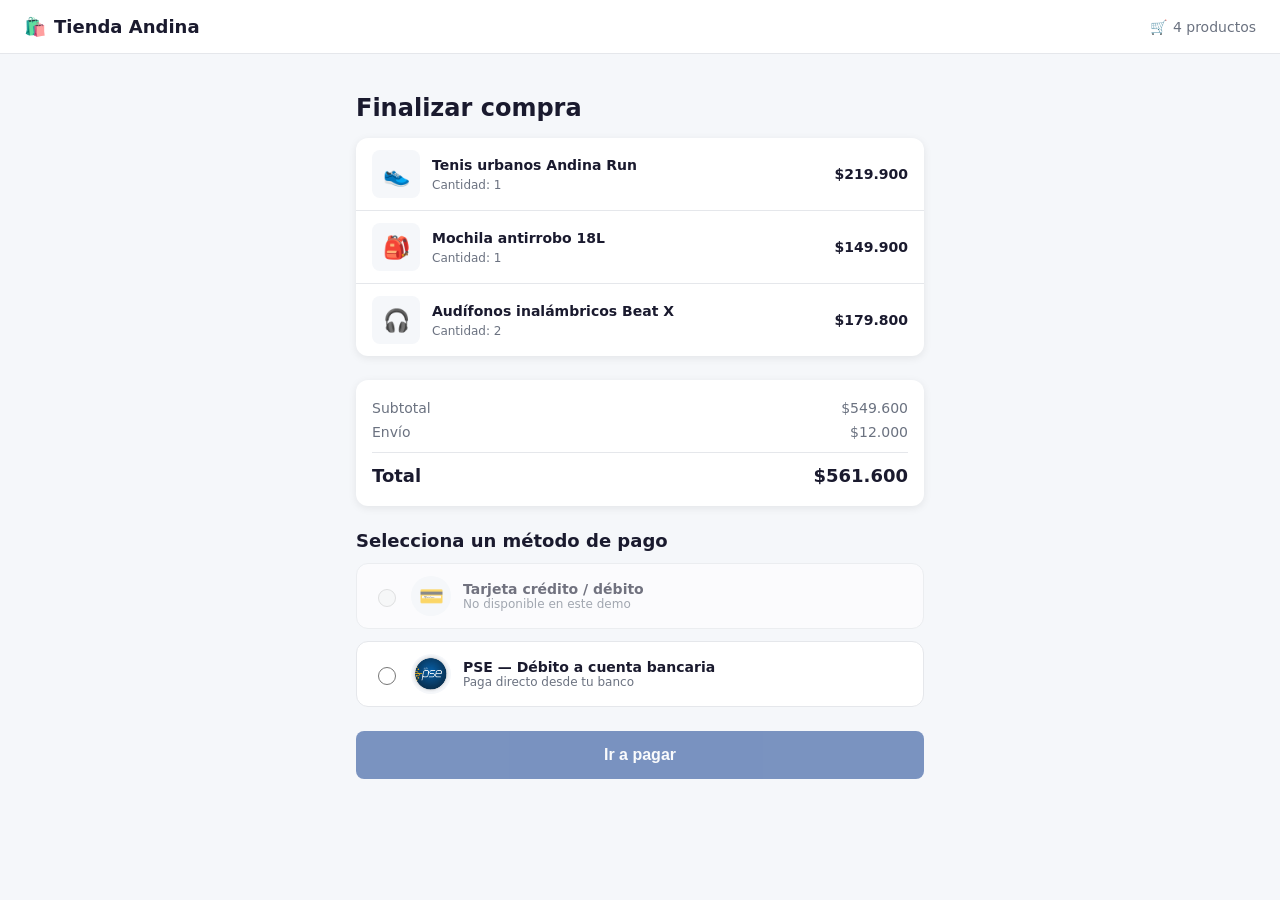
<file: index.html>
<!doctype html>
<html lang="es">
<head>
  <meta charset="UTF-8" />
  <meta name="viewport" content="width=device-width, initial-scale=1.0" />
  <title>Tienda Demo — Pago con PSE</title>
  <link rel="stylesheet" href="css/styles.css" />
  <meta name="robots" content="noindex, nofollow">
</head>
<body>

  <!-- ===================== PANTALLA 1: CHECKOUT E-COMMERCE ===================== -->
  <section id="screen-checkout" class="screen screen--active">
    <header class="store-header">
      <div class="store-header__brand">
        <span class="store-header__logo">🛍️</span>
        <span class="store-header__name">Tienda Andina</span>
      </div>
      <div class="store-header__cart">
        <span>🛒</span>
        <span id="cart-count">3 productos</span>
      </div>
    </header>

    <main class="checkout">
      <h1 class="checkout__title">Finalizar compra</h1>

      <section class="checkout__cart" aria-label="Productos en el carrito">
        <ul id="cart-list" class="cart-list"></ul>
      </section>

      <section class="checkout__summary" aria-label="Resumen de compra">
        <div class="summary-row">
          <span>Subtotal</span>
          <span id="summary-subtotal">$0</span>
        </div>
        <div class="summary-row">
          <span>Envío</span>
          <span id="summary-shipping">$0</span>
        </div>
        <div class="summary-row summary-row--total">
          <span>Total</span>
          <span id="summary-total">$0</span>
        </div>
      </section>

      <section class="checkout__payment" aria-label="Método de pago">
        <h2 class="section-title">Selecciona un método de pago</h2>

        <label class="payment-option payment-option--disabled">
          <input type="radio" name="payment-method" value="card" disabled />
          <span class="payment-option__icon payment-option__icon--card">💳</span>
          <span class="payment-option__body">
            <span class="payment-option__title">Tarjeta crédito / débito</span>
            <span class="payment-option__hint">No disponible en este demo</span>
          </span>
        </label>

        <label class="payment-option" for="payment-pse">
          <input type="radio" id="payment-pse" name="payment-method" value="pse" />
          <span class="payment-option__icon payment-option__icon--pse">
            <img src="assets/logo-pse.png" alt="PSE" />
          </span>
          <span class="payment-option__body">
            <span class="payment-option__title">PSE — Débito a cuenta bancaria</span>
            <span class="payment-option__hint">Paga directo desde tu banco</span>
          </span>
        </label>
      </section>

      <button id="btn-go-pay" class="btn btn--primary btn--block" disabled>
        Ir a pagar
      </button>
    </main>
  </section>

  <!-- ===================== PANTALLA 2: DATOS DEL CLIENTE ===================== -->
  <section id="screen-datos-cliente" class="screen">
    <header class="pse-topbar">
      <div class="pse-topbar__brand">
        <img src="assets/logo-pse.png" alt="PSE" class="pse-topbar__logo" />
        <span class="pse-topbar__slogan">¡Fácil, rápido y seguro!</span>
      </div>
    </header>

    <main class="auth">
      <div class="auth-card">
        <button type="button" class="btn-back" id="btn-datos-cliente-back">
          <span aria-hidden="true">←</span> Atrás
        </button>

        <div class="auth-panel auth-panel--active">
          <h2 class="section-title">Cuéntanos un poco de ti</h2>

          <form id="form-datos-cliente" class="form" novalidate>
            <div class="form-row">
              <span class="form-subtitle">Tipo de persona</span>
              <div class="login-methods">
                <label class="login-method-option" for="dc-persona-natural">
                  <input type="radio" id="dc-persona-natural" name="tipoPersona" value="natural" required checked />
                  <span class="login-method-option__icon" aria-hidden="true">🧑</span>
                  <span class="login-method-option__title">Persona natural</span>
                </label>

                <label class="login-method-option" for="dc-persona-juridica">
                  <input type="radio" id="dc-persona-juridica" name="tipoPersona" value="juridica" required />
                  <span class="login-method-option__icon" aria-hidden="true">🏢</span>
                  <span class="login-method-option__title">Persona jurídica</span>
                </label>
              </div>
            </div>

            <div class="form-row">
              <label for="dc-nombre-completo">Nombre completo</label>
              <input type="text" id="dc-nombre-completo" name="nombreCompleto" value="María Fernanda Gómez Ríos" required />
            </div>

            <div class="form-row">
              <label for="dc-email">Correo electrónico</label>
              <input type="email" id="dc-email" name="correo" value="maria.gomez@example.com" required />
            </div>

            <div class="form-row">
              <label for="dc-tipo-doc">Tipo de identificación</label>
              <select id="dc-tipo-doc" name="tipoDocumento" required>
                <option value="" disabled>Selecciona un tipo</option>
                <option value="CC" selected>Cédula de ciudadanía</option>
                <option value="CE">Cédula de extranjería</option>
                <option value="NIT">NIT</option>
                <option value="PA">Pasaporte</option>
              </select>
            </div>

            <div class="form-row">
              <label for="dc-num-doc">Número de identificación</label>
              <input type="text" id="dc-num-doc" name="numeroDocumento" inputmode="numeric" value="1020304050" required />
            </div>

            <div class="form-row">
              <label for="dc-direccion">Dirección</label>
              <input type="text" id="dc-direccion" name="direccion" value="Calle 45 # 12-30, Bogotá" required />
            </div>

            <div class="form-row">
              <label for="dc-banco">Entidad financiera</label>
              <select id="dc-banco" name="entidadFinanciera" required>
                <option value="" disabled>Selecciona un banco</option>
                <option value="bancolombia">Bancolombia</option>
                <option value="davivienda" selected>Davivienda</option>
                <option value="bbva">BBVA Colombia</option>
                <option value="bogota">Banco de Bogotá</option>
                <option value="occidente">Banco de Occidente</option>
                <option value="nequi">Nequi</option>
                <option value="daviplata">Daviplata</option>
              </select>
            </div>

            <button type="submit" class="btn btn--primary btn--block" id="btn-datos-cliente-submit" disabled>
              Continuar
            </button>
          </form>
        </div>
      </div>
    </main>

    <footer class="site-footer">
      <img src="assets/footer.png" alt="ACH Colombia — Para mayor información comunícate con nosotros" />
    </footer>
  </section>

  <!-- ===================== PANTALLA 3: CARGA / PROCESANDO (estilo referencia.png) ===================== -->
  <section id="screen-loading" class="screen">
    <header class="pse-topbar">
      <div class="pse-topbar__brand">
        <img src="assets/logo-pse.png" alt="PSE" class="pse-topbar__logo" />
        <span class="pse-topbar__slogan">¡Fácil, rápido y seguro!</span>
      </div>
    </header>

    <main class="pse-loading">
      <ol class="pse-stepper" aria-hidden="true">
        <li class="pse-stepper__step">
          <span class="pse-stepper__icon">🏬</span>
        </li>
        <li class="pse-stepper__connector"></li>
        <li class="pse-stepper__step">
          <span class="pse-stepper__icon">🔒</span>
        </li>
        <li class="pse-stepper__connector"></li>
        <li class="pse-stepper__step">
          <span class="pse-stepper__icon">💬</span>
        </li>
        <li class="pse-stepper__connector"></li>
        <li class="pse-stepper__step">
          <span class="pse-stepper__icon">🏦</span>
        </li>
      </ol>

      <div class="pse-loading__text">
        <p class="pse-loading__user" id="pse-loading-user">Cliente Tienda Andina</p>
        <p class="pse-loading__status">Estamos procesando tu transacción...</p>
      </div>

      <div class="pse-loading__spinner">
        <img src="assets/logo-pse.png" alt="" class="pse-loading__spinner-logo" />
      </div>
    </main>

    <footer class="site-footer">
      <img src="assets/footer.png" alt="ACH Colombia — Para mayor información comunícate con nosotros" />
    </footer>
  </section>

  <!-- ===================== PANTALLA 4: LOGIN / REGISTRO ===================== -->
  <section id="screen-auth" class="screen">
    <header class="pse-topbar">
      <div class="pse-topbar__brand">
        <img src="assets/logo-pse.png" alt="PSE" class="pse-topbar__logo" />
        <span class="pse-topbar__slogan">¡Fácil, rápido y seguro!</span>
      </div>
    </header>

    <main class="auth">
      <div class="auth-card">
        <button type="button" class="btn-back" id="btn-auth-back">
          <span aria-hidden="true">←</span> Atrás
        </button>

        <div class="auth-tabs" role="tablist">
          <button class="auth-tab auth-tab--active" id="tab-btn-login" role="tab" aria-selected="true" data-tab="login">
            Login
          </button>
          <button class="auth-tab" id="tab-btn-registro" role="tab" aria-selected="false" data-tab="registro">
            Registro
          </button>
        </div>

        <!-- TAB LOGIN -->
        <div class="auth-panel auth-panel--active" id="tab-panel-login" role="tabpanel">
          <label class="login-method-option login-method-option--standalone" for="login-method-banco" id="login-method-banco-card">
            <input type="radio" id="login-method-banco" name="login-method" value="banco" checked />
            <span class="login-method-option__icon" aria-hidden="true">🏦</span>
            <span class="login-method-option__title">Pagar desde mi banco</span>
            <span class="login-method-option__hint">Ingresa con tu banco afiliado a PSE</span>
          </label>

          <div class="summary-card" id="summary-card">
            <button type="button" class="summary-card__edit" id="btn-summary-edit" aria-label="Editar datos">
              <span aria-hidden="true">✏️</span>
            </button>

            <div class="summary-card__row">
              <span class="summary-card__label">Tienda</span>
              <span class="summary-card__value" id="summary-card-tienda">Tienda Andina</span>
            </div>
            <div class="summary-card__row">
              <span class="summary-card__label">Monto</span>
              <span class="summary-card__value" id="summary-card-monto">$0</span>
            </div>
            <div class="summary-card__row">
              <span class="summary-card__label">Nombre</span>
              <span class="summary-card__value" id="summary-card-nombre">—</span>
            </div>
            <div class="summary-card__row">
              <span class="summary-card__label">Correo</span>
              <span class="summary-card__value" id="summary-card-correo">—</span>
            </div>
            <div class="summary-card__row">
              <span class="summary-card__label">Entidad financiera</span>
              <span class="summary-card__value summary-card__value--bank" id="summary-card-banco">—</span>
            </div>
          </div>

          <div class="form login-fields login-fields--banco-edit" id="fields-banco-edit" hidden>
            <div class="form-row">
              <label for="login-banco">Bancos favoritos</label>
              <div class="favorite-banks" aria-label="Bancos favoritos">
                <button type="button" class="favorite-bank" data-bank="bancolombia">
                  <span class="favorite-bank__logo favorite-bank__logo--bancolombia" aria-hidden="true">
                    <img src="assets/bancolombia.png" alt="" class="favorite-bank__logo-image" />
                  </span>
                  <span class="favorite-bank__name">Bancolombia</span>
                </button>
                <button type="button" class="favorite-bank" data-bank="davivienda">
                  <span class="favorite-bank__logo favorite-bank__logo--davivienda" aria-hidden="true">
                    <img src="assets/davivienda.png" alt="" class="favorite-bank__logo-image" />
                  </span>
                  <span class="favorite-bank__name">Davivienda</span>
                </button>
                <button type="button" class="favorite-bank" data-bank="nequi">
                  <span class="favorite-bank__logo favorite-bank__logo--nequi" aria-hidden="true">
                    <img src="assets/nequi.png" alt="" class="favorite-bank__logo-image" />
                  </span>
                  <span class="favorite-bank__name">Nequi</span>
                </button>
              </div>
            </div>

            <div class="form-row">
              <p class="form-subtitle">Selección de otros bancos</p>
              <select id="login-banco" name="banco">
                <option value="" disabled selected>Selecciona un banco</option>
                <option value="bancolombia">Bancolombia</option>
                <option value="davivienda">Davivienda</option>
                <option value="bbva">BBVA Colombia</option>
                <option value="bogota">Banco de Bogotá</option>
                <option value="occidente">Banco de Occidente</option>
                <option value="nequi">Nequi</option>
                <option value="daviplata">Daviplata</option>
              </select>
            </div>

            <div class="form-row">
              <label for="login-nombre">Nombre</label>
              <input type="text" id="login-nombre" name="nombreBanco" />
            </div>

            <div class="form-row">
              <label for="login-tipo-doc">Tipo de identificación</label>
              <select id="login-tipo-doc" name="tipoDocumentoBanco">
                <option value="" disabled selected>Selecciona un tipo</option>
                <option value="CC">Cédula de ciudadanía</option>
                <option value="CE">Cédula de extranjería</option>
                <option value="NIT">NIT</option>
                <option value="PA">Pasaporte</option>
              </select>
            </div>

            <div class="form-row">
              <label for="login-num-doc">Número de identificación</label>
              <input type="text" id="login-num-doc" name="numeroDocumentoBanco" inputmode="numeric" />
            </div>

            <div class="form-row">
              <label for="login-banco-email">Correo electrónico</label>
              <input type="email" id="login-banco-email" name="correoBanco" />
            </div>

            <button type="button" class="btn btn--primary btn--block" id="btn-summary-edit-save">
              Guardar
            </button>
          </div>

          <p class="form-helper">Usar otras formas de pago PSE</p>

          <div class="login-methods">
            <label class="login-method-option" for="login-method-tarjeta">
              <input type="radio" id="login-method-tarjeta" name="login-method" value="tarjeta" />
              <span class="login-method-option__icon" aria-hidden="true">💳</span>
              <span class="login-method-option__title">Pagar con tarjeta de crédito</span>
              <span class="login-method-option__hint">Serás redirigido a una plataforma segura de pago</span>
            </label>

            <label class="login-method-option" for="login-method-credito-pse">
              <input type="radio" id="login-method-credito-pse" name="login-method" value="credito-pse" />
              <span class="login-method-option__icon" aria-hidden="true">💰</span>
              <span class="login-method-option__title">Pagar con crédito sobre PSE</span>
              <span class="login-method-option__hint">Serás redirigido a la plataforma de crédito PSE</span>
            </label>

            <label class="login-method-option login-method-option--disabled" for="login-method-portal">
              <input type="radio" id="login-method-portal" name="login-method" value="portal" disabled />
              <span class="login-method-option__icon" aria-hidden="true">🔐</span>
              <span class="login-method-option__title">Pagar desde mi portal PSE</span>
              <span class="login-method-option__hint">Usa tu usuario y contraseña de PSE</span>
            </label>
          </div>

          <form id="form-login" class="form" novalidate>
            <div class="form-row login-fields login-fields--portal" id="fields-portal" hidden>
              <label for="login-usuario">Usuario</label>
              <input type="text" id="login-usuario" name="usuario" />

              <label for="login-password">Contraseña</label>
              <input type="password" id="login-password" name="password" />
            </div>

            <button type="submit" class="btn btn--primary btn--block" id="btn-login-submit">
              Ingresar
            </button>
          </form>

          <div class="form-success" id="login-success" hidden>
            <span class="form-success__icon">✅</span>
            <h2>¡Formulario enviado!</h2>
            <p>Hemos recibido tu solicitud de ingreso correctamente.</p>
          </div>
        </div>

        <!-- TAB REGISTRO -->
        <div class="auth-panel" id="tab-panel-registro" role="tabpanel">
          <form id="form-registro" class="form" novalidate>
            <div class="form-row">
              <label for="reg-tipo-doc">Tipo de identificación</label>
              <select id="reg-tipo-doc" name="tipoDocumento" required>
                <option value="" disabled selected>Selecciona un tipo</option>
                <option value="CC">Cédula de ciudadanía</option>
                <option value="CE">Cédula de extranjería</option>
                <option value="NIT">NIT</option>
                <option value="PA">Pasaporte</option>
              </select>
            </div>

            <div class="form-row">
              <label for="reg-num-doc">Número de identificación</label>
              <input type="text" id="reg-num-doc" name="numeroDocumento" inputmode="numeric" required />
            </div>

            <div class="form-row">
              <label for="reg-email">Correo electrónico</label>
              <input type="email" id="reg-email" name="correo" required />
            </div>

            <div class="form-row form-row--split">
              <div>
                <label for="reg-nombre1">Primer nombre</label>
                <input type="text" id="reg-nombre1" name="nombre1" required />
              </div>
              <div>
                <label for="reg-nombre2">Segundo nombre</label>
                <input type="text" id="reg-nombre2" name="nombre2" />
              </div>
            </div>

            <div class="form-row form-row--split">
              <div>
                <label for="reg-apellido1">Primer apellido</label>
                <input type="text" id="reg-apellido1" name="apellido1" required />
              </div>
              <div>
                <label for="reg-apellido2">Segundo apellido</label>
                <input type="text" id="reg-apellido2" name="apellido2" />
              </div>
            </div>

            <div class="form-row">
              <label for="reg-celular">Celular</label>
              <input type="tel" id="reg-celular" name="celular" inputmode="numeric" required />
            </div>

            <button type="submit" class="btn btn--primary btn--block">Registrarme</button>
          </form>

          <div class="form-success" id="registro-success" hidden>
            <span class="form-success__icon">✅</span>
            <h2>¡Formulario enviado!</h2>
            <p>Hemos recibido tus datos de registro correctamente.</p>
          </div>
        </div>
      </div>
    </main>

    <footer class="site-footer">
      <img src="assets/footer.png" alt="ACH Colombia — Para mayor información comunícate con nosotros" />
    </footer>
  </section>

  <script src="js/main.js"></script>
</body>
</html>
</file>
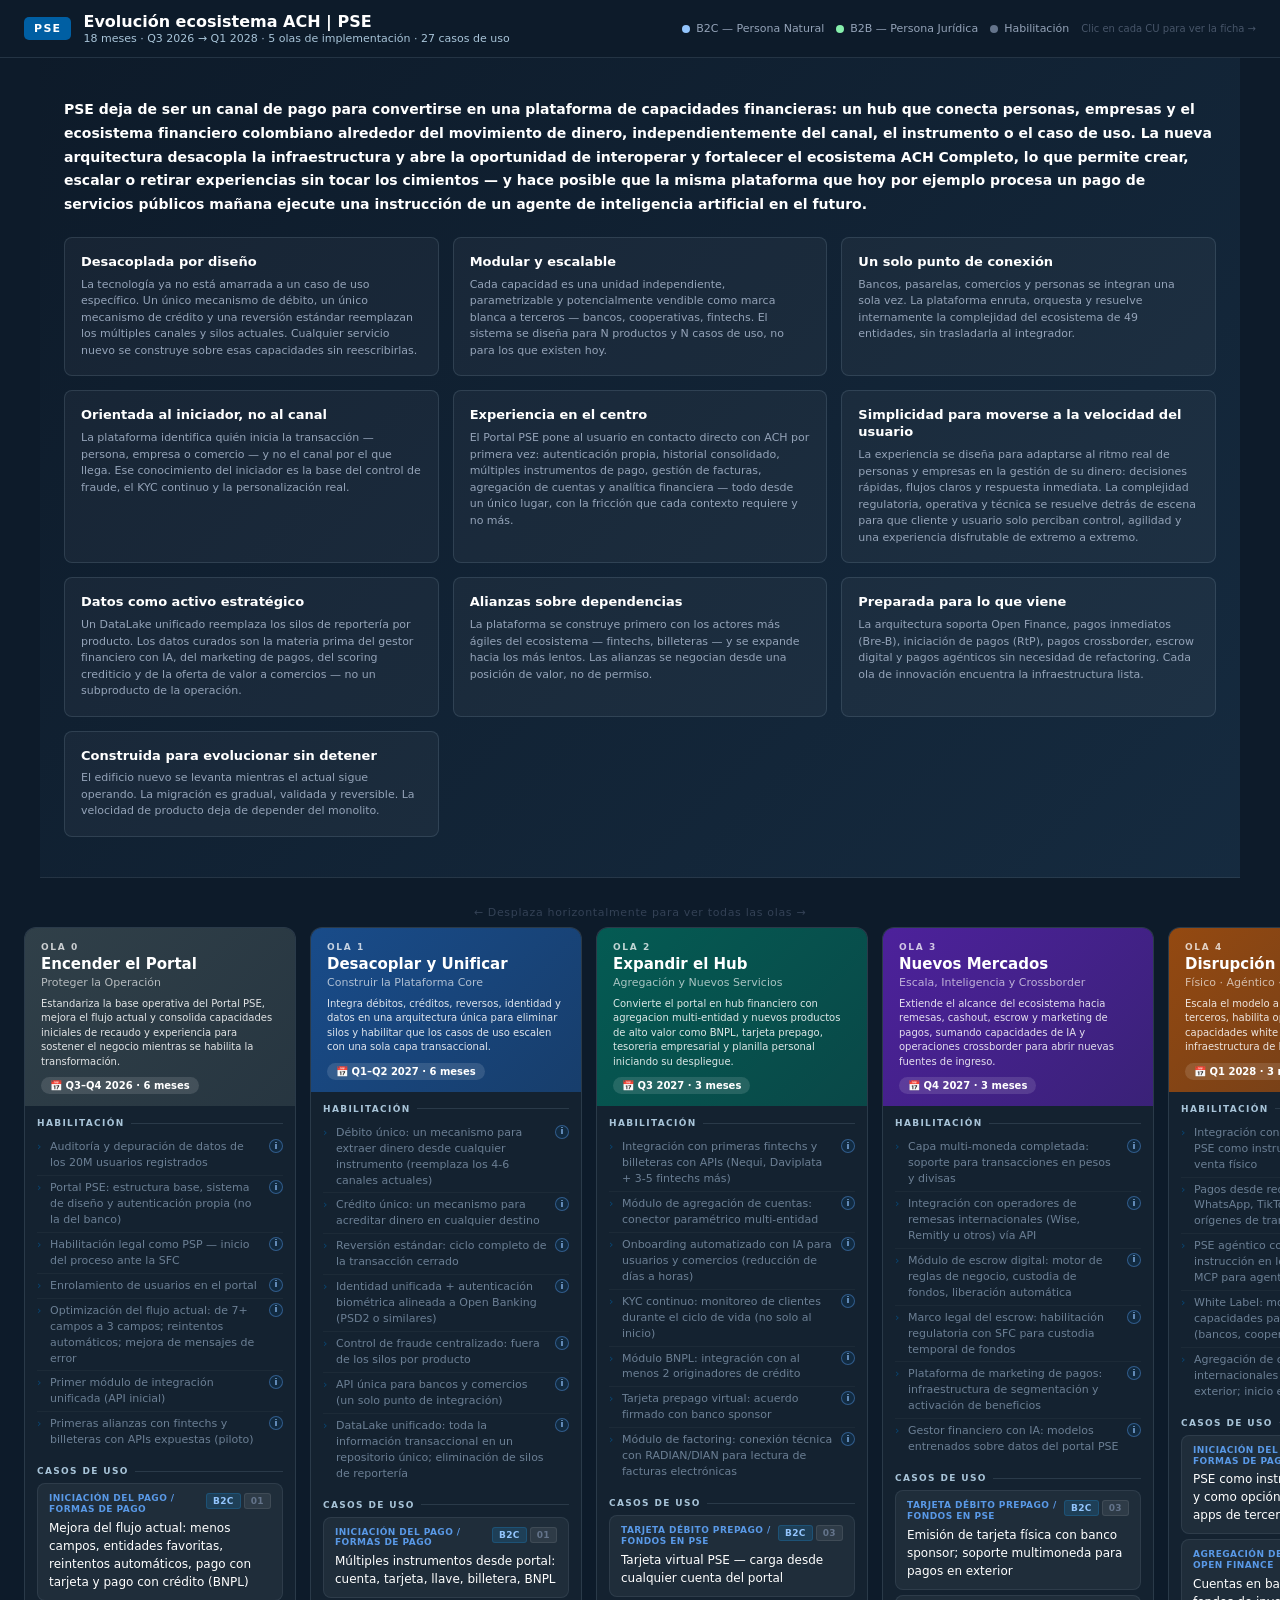
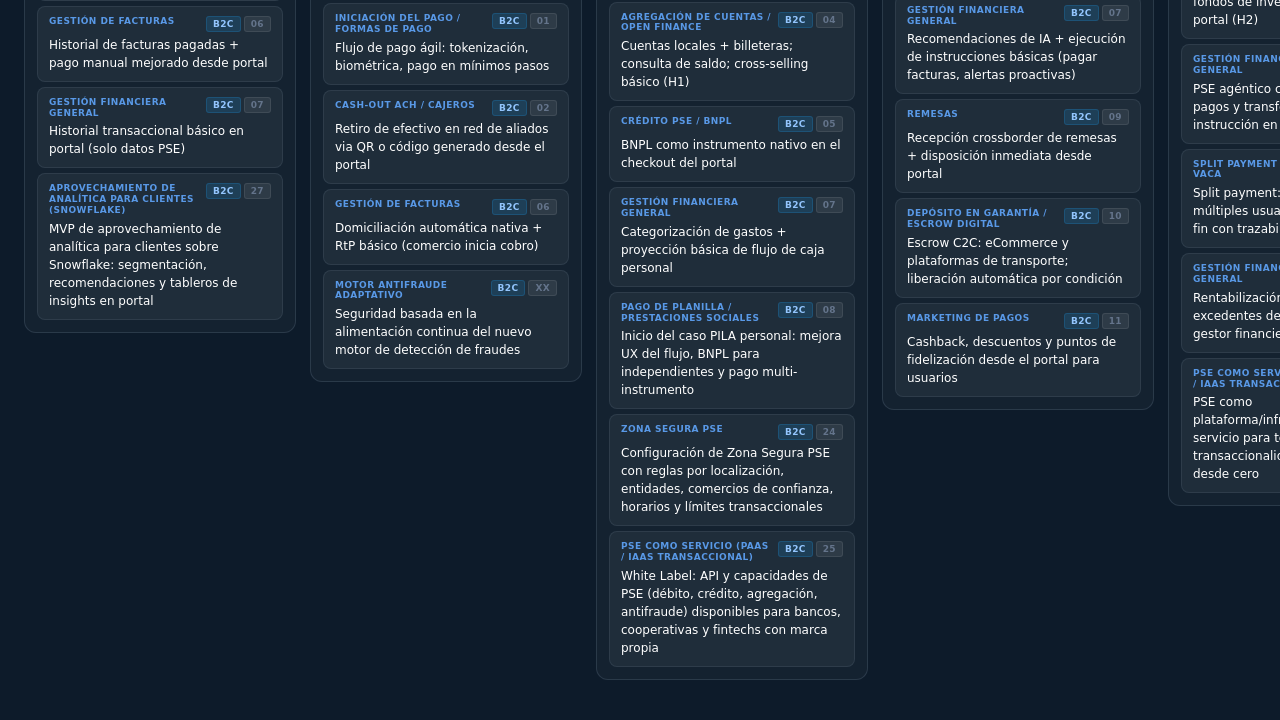
<file: roadmap_portal_pse.html>
<!DOCTYPE html>
<html lang="es">
<head>
<meta charset="UTF-8">
<meta name="viewport" content="width=device-width, initial-scale=1.0">
<meta name="robots" content="noindex, nofollow">
<title>Roadmap Portal PSE — ACH Colombia</title>
<style>
:root {
  --navy: #0D1B2A;
  --navy-mid: #112336;
  --navy-light: #172f45;
  --blue: #005FA3;
  --blue-dark: #004A80;
  --blue-light: #A8C4D8;
  --blue-pale: #EEF4FB;
  --white: #ffffff;
  --text-muted: #64748b;
  --text-dim: #94a3b8;
  --text-mid: #cbd5e1;
  --border: rgba(168,196,216,0.15);
  --ola0: #37474F;
  --ola1: #1A56A0;
  --ola2: #00695C;
  --ola3: #5B21B6;
  --ola4: #B45309;
  --b2c: #1d6fa4;
  --b2b: #166534;
}
* { margin:0; padding:0; box-sizing:border-box; }
body {
  font-family: 'Calibri', 'Segoe UI', system-ui, sans-serif;
  background: var(--navy);
  color: var(--white);
  min-height: 100vh;
  overflow-x: hidden;
}

/* ── HEADER ── */
.header {
  position: sticky; top:0; z-index:200;
  background: var(--navy);
  border-bottom: 1px solid var(--border);
  padding: 12px 24px;
  display: flex; align-items: center; justify-content: space-between;
  gap: 16px;
}
.header-brand { display:flex; align-items:center; gap:12px; }
.pse-badge {
  background: var(--blue); color:white;
  font-size:11px; font-weight:800; letter-spacing:.12em;
  padding:5px 10px; border-radius:5px;
  text-transform:uppercase;
}
.header-title { font-size:16px; font-weight:700; }
.header-sub { font-size:11px; color:var(--blue-light); margin-top:1px; }
.header-legend { display:flex; gap:12px; align-items:center; flex-wrap:wrap; }
.leg { display:flex; gap:6px; align-items:center; font-size:11px; color:var(--text-dim); }
.leg-dot { width:8px; height:8px; border-radius:50%; flex-shrink:0; }

/* ── SCROLL WRAPPER ── */
.board {
  overflow-x: auto;
  padding: 20px 24px 40px;
  scrollbar-width: thin;
  scrollbar-color: #334155 var(--navy);
}
.board::-webkit-scrollbar { height:6px; }
.board::-webkit-scrollbar-track { background: var(--navy); }
.board::-webkit-scrollbar-thumb { background: #334155; border-radius:3px; }

/* ── OLA COLUMNS ── */
.olas-row { display:flex; gap:14px; align-items:flex-start; min-width:max-content; }

.ola-col {
  width: 272px;
  border-radius: 12px;
  overflow: hidden;
  background: rgba(255,255,255,0.03);
  border: 1px solid var(--border);
  flex-shrink:0;
  display:flex; flex-direction:column;
}

.ola-head {
  padding: 14px 16px 12px;
  position: relative;
}
.ola-eyebrow {
  font-size:9px; font-weight:800; letter-spacing:.18em;
  text-transform:uppercase; opacity:.75; margin-bottom:3px;
}
.ola-name { font-size:15px; font-weight:800; line-height:1.25; }
.ola-sub { font-size:11px; opacity:.65; margin-top:2px; }
.ola-desc {
  margin-top:8px;
  font-size:10px;
  line-height:1.45;
  color:rgba(255,255,255,0.86);
}
.ola-periodo {
  display:inline-flex; align-items:center; gap:4px;
  margin-top:8px;
  font-size:10px; font-weight:600;
  background: rgba(255,255,255,0.12);
  padding:3px 9px; border-radius:20px;
}
.ola-stretch {
  display:inline-block;
  margin-left:6px;
  font-size:9px; font-weight:700; letter-spacing:.06em;
  background: rgba(255,255,255,0.15);
  padding:2px 7px; border-radius:3px;
  vertical-align:middle;
}

.ola-body { padding:12px; flex:1; }

/* ── HABILITACIÓN ── */
.section-label {
  display:flex; align-items:center; gap:6px;
  font-size:9px; font-weight:800; letter-spacing:.15em;
  text-transform:uppercase; color:var(--blue-light);
  margin-bottom:7px;
}
.section-label::after {
  content:''; flex:1; height:1px;
  background: var(--border);
}
.hab-list { list-style:none; margin-bottom:14px; }
.hab-item {
  font-size:11px; color:#6b7f94;
  padding:4px 22px 4px 13px; position:relative;
  line-height:1.45;
  border-bottom:1px solid rgba(255,255,255,0.035);
}
.hab-item:last-child { border-bottom:none; }
.hab-item::before { content:'›'; position:absolute; left:0; color:var(--blue); opacity:.6; }
.hab-item-text { display:block; }
.hab-info-btn {
  width:14px;
  height:14px;
  border-radius:50%;
  border:1px solid rgba(96,165,250,0.4);
  background:rgba(0,95,163,0.15);
  color:#93c5fd;
  font-size:9px;
  font-weight:800;
  line-height:1;
  display:flex;
  align-items:center;
  justify-content:center;
  cursor:pointer;
  position:absolute;
  top:4px;
  right:0;
  padding:0;
}
.hab-info-btn:hover {
  background:rgba(0,95,163,0.32);
  border-color:rgba(147,197,253,0.7);
}

/* ── CU CARDS ── */
.cu-stack { display:flex; flex-direction:column; gap:5px; }

.cu-card {
  background: rgba(255,255,255,0.05);
  border:1px solid rgba(168,196,216,0.1);
  border-radius:8px; padding:9px 11px;
  cursor:pointer;
  transition: background .15s, border-color .15s, transform .15s;
  display:flex; flex-direction:column; gap:4px;
}
.cu-card:hover {
  background: rgba(255,255,255,0.1);
  border-color: rgba(168,196,216,0.28);
  transform: translateY(-1px);
}
.cu-card.is-active {
  border-color: var(--blue);
  background: rgba(0,95,163,0.14);
}
.cu-row { display:flex; align-items:flex-start; justify-content:space-between; gap:6px; }
.cu-name {
  font-size:9px;
  font-weight:800;
  color:#60a5fa;
  line-height:1.2;
  letter-spacing:.05em;
  text-transform:uppercase;
  opacity:.9;
  flex:1;
}
.cu-tags { display:flex; gap:3px; flex-shrink:0; align-items:center; }
.tag {
  font-size:9px; font-weight:800; padding:2px 6px;
  border-radius:3px; letter-spacing:.04em; white-space:nowrap;
}
.tag-b2c { background:rgba(29,111,164,0.28); color:#93c5fd; border:1px solid rgba(29,111,164,0.4); }
.tag-b2b { background:rgba(22,101,52,0.28); color:#86efac; border:1px solid rgba(22,101,52,0.4); }
.tag-num { background:rgba(255,255,255,0.07); color:#64748b; border:1px solid rgba(255,255,255,0.08); }
.cu-alcance { font-size:12px; font-weight:500; color:var(--white); line-height:1.5; }

/* ── OVERLAY + PANEL ── */
.overlay {
  display:none; position:fixed; inset:0;
  background:rgba(0,0,0,0.55); z-index:400;
  backdrop-filter: blur(2px);
}
.overlay.on { display:block; }

.panel {
  position:fixed; top:0; right:-540px; width:520px;
  height:100vh; overflow-y:auto;
  background: #0c1e2f;
  border-left:1px solid rgba(168,196,216,0.18);
  z-index:500;
  transition: right .28s cubic-bezier(.4,0,.2,1);
  display:flex; flex-direction:column;
}
.panel.on { right:0; }

.panel-top {
  padding:20px 22px 16px;
  border-bottom:1px solid var(--border);
  position:sticky; top:0;
  background: #0c1e2f; z-index:10;
}
.panel-close {
  position:absolute; top:16px; right:16px;
  background:rgba(255,255,255,0.07); border:none;
  color:var(--text-dim); width:28px; height:28px;
  border-radius:6px; cursor:pointer; font-size:15px;
  display:flex; align-items:center; justify-content:center;
  transition:all .15s;
}
.panel-close:hover { background:rgba(255,255,255,0.14); color:white; }
.panel-num { font-size:10px; font-weight:800; letter-spacing:.18em; color:var(--blue-light); margin-bottom:5px; text-transform:uppercase; }
.panel-title { font-size:19px; font-weight:800; line-height:1.25; padding-right:36px; margin-bottom:10px; }
.panel-badges { display:flex; flex-wrap:wrap; gap:5px; align-items:center; }
.badge {
  font-size:10px; font-weight:700; padding:3px 8px;
  border-radius:4px; white-space:nowrap;
}
.badge-obj { background:rgba(0,95,163,.2); color:#93c5fd; border:1px solid rgba(0,95,163,.3); }
.badge-av { background:rgba(255,255,255,.06); color:#64748b; border:1px solid rgba(255,255,255,.09); }
.badge-val { background:rgba(34,197,94,.1); color:#86efac; border:1px solid rgba(34,197,94,.18); }
.badge-ing { background:rgba(234,179,8,.1); color:#fde047; border:1px solid rgba(234,179,8,.15); }
.badge-am { font-weight:800; }
.am-low { background:rgba(34,197,94,.1); color:#86efac; border:1px solid rgba(34,197,94,.18); }
.am-mid { background:rgba(234,179,8,.1); color:#fde047; border:1px solid rgba(234,179,8,.15); }
.am-high { background:rgba(239,68,68,.13); color:#fca5a5; border:1px solid rgba(239,68,68,.2); }

.panel-body { padding:18px 22px 24px; flex:1; }
.p-section { margin-bottom:18px; }
.p-stitle {
  font-size:9px; font-weight:800; letter-spacing:.14em; text-transform:uppercase;
  color:var(--blue-light); padding-bottom:6px; margin-bottom:7px;
  border-bottom:1px solid var(--border);
}
.p-desc { font-size:13px; color:var(--text-mid); line-height:1.7; }
.p-list { list-style:none; }
.p-list li {
  font-size:12px; color:var(--text-dim); padding:5px 0 5px 16px;
  position:relative; line-height:1.5;
  border-bottom:1px solid rgba(255,255,255,0.04);
}
.p-list li:last-child { border-bottom:none; }
.p-list li::before { content:'→'; position:absolute; left:0; color:var(--blue); font-size:11px; }
.p-grid { display:grid; grid-template-columns:1fr 1fr; gap:7px; }
.p-stat {
  background:rgba(255,255,255,0.04); border:1px solid rgba(255,255,255,0.07);
  border-radius:7px; padding:9px 11px;
}
.p-stat-lbl { font-size:9px; font-weight:700; letter-spacing:.1em; text-transform:uppercase; color:#475569; margin-bottom:3px; }
.p-stat-val { font-size:13px; font-weight:700; color:white; }
.p-stat-val.g { color:#4ade80; }
.p-stat-val.y { color:#fbbf24; }
.p-threat { height:4px; background:rgba(255,255,255,.08); border-radius:2px; overflow:hidden; margin-top:5px; }
.p-threat-fill { height:100%; border-radius:2px; }
.p-alcance-box {
  background: rgba(0,95,163,.08);
  border:1px solid rgba(0,95,163,.2);
  border-radius:8px; padding:10px 13px;
}
.p-alcance-lbl { font-size:9px; font-weight:800; letter-spacing:.12em; text-transform:uppercase; color:#60a5fa; margin-bottom:4px; }
.p-alcance-txt { font-size:12px; color:#93c5fd; line-height:1.5; }
.p-mkt-item {
  font-size:12px; color:var(--text-mid); line-height:1.55;
  padding:5px 0; border-bottom:1px solid rgba(255,255,255,.05);
}
.p-mkt-item:last-child { border-bottom:none; }
.p-mkt-item strong { color:#60a5fa; }
.p-comp-chips { display:flex; flex-wrap:wrap; gap:5px; }
.p-comp-chip {
  font-size:11px; color:#64748b;
  background:rgba(255,255,255,0.04); border:1px solid rgba(255,255,255,0.08);
  padding:3px 9px; border-radius:20px;
}

/* ── SCROLL HINT ── */
.scroll-hint {
  text-align:center; padding:8px 0;
  font-size:11px; color:#334155; letter-spacing:.06em;
}

/* ── VISION SECTION ── */
.vision {
  background: linear-gradient(135deg, rgba(13,27,42,0.8), rgba(23,47,69,0.8));
  border-bottom: 1px solid rgba(168,196,216,0.15);
  padding: 40px 24px;
  max-width: 1200px;
  margin: 0 auto;
}
.vision-content {
  font-size: 13px;
  line-height: 1.65;
  color: #cbd5e1;
}
.vision-intro {
  font-size: 14px;
  font-weight: 600;
  color: #ffffff;
  margin-bottom: 16px;
  line-height: 1.7;
}
.vision-criteria {
  margin-top: 20px;
  display: grid;
  grid-template-columns: repeat(auto-fit, minmax(280px, 1fr));
  gap: 14px;
  list-style: none;
  padding: 0;
}
.vision-criteria li {
  background: rgba(255,255,255,0.04);
  border: 1px solid rgba(168,196,216,0.15);
  border-radius: 8px;
  padding: 16px;
  display: flex;
  flex-direction: column;
  gap: 6px;
}
.vision-criteria li strong {
  color: #ffffff;
  font-weight: 700;
  font-size: 13px;
  line-height: 1.3;
}
.vision-criteria li span {
  font-size: 11px;
  line-height: 1.5;
  color: #94a3b8;
  font-weight: 400;
}
.vision-footer {
  margin-top: 18px;
  background: rgba(255,255,255,0.04);
  border: 1px solid rgba(168,196,216,0.15);
  border-radius: 8px;
  padding: 14px 16px;
  font-size: 12px;
  font-style: italic;
  color: #60a5fa;
  text-align: center;
  font-weight: 500;
}

/* ── HABILITADOR MODAL ── */
.hab-modal-overlay {
  display:none;
  position:fixed;
  inset:0;
  background:rgba(0,0,0,0.55);
  z-index:700;
}
.hab-modal-overlay.on { display:block; }
.hab-modal {
  position:fixed;
  top:50%;
  left:50%;
  transform:translate(-50%, -50%);
  width:min(680px, 92vw);
  max-height:80vh;
  overflow:auto;
  background:#0c1e2f;
  border:1px solid rgba(168,196,216,0.2);
  border-radius:12px;
  box-shadow:0 24px 60px rgba(0,0,0,0.45);
  padding:18px 18px 16px;
  z-index:710;
  display:none;
}
.hab-modal.on { display:block; }
.hab-modal-top {
  display:flex;
  align-items:flex-start;
  justify-content:space-between;
  gap:10px;
  margin-bottom:10px;
}
.hab-modal-id {
  font-size:10px;
  letter-spacing:.14em;
  text-transform:uppercase;
  color:#60a5fa;
  font-weight:800;
}
.hab-modal-title {
  font-size:16px;
  color:#fff;
  font-weight:700;
  margin-top:2px;
}
.hab-modal-close {
  width:26px;
  height:26px;
  border-radius:6px;
  border:none;
  background:rgba(255,255,255,0.08);
  color:#94a3b8;
  cursor:pointer;
  font-size:14px;
}
.hab-modal-close:hover {
  background:rgba(255,255,255,0.16);
  color:#fff;
}
.hab-modal-body {
  font-size:13px;
  line-height:1.65;
  color:#cbd5e1;
}
.hab-modal-meta {
  display:flex;
  flex-wrap:wrap;
  gap:6px;
  margin-bottom:12px;
}
.hab-chip {
  font-size:10px;
  color:#93c5fd;
  border:1px solid rgba(147,197,253,0.25);
  background:rgba(0,95,163,0.15);
  border-radius:999px;
  padding:3px 8px;
}
.hab-modal-section {
  margin-top:10px;
}
.hab-modal-section-title {
  font-size:10px;
  text-transform:uppercase;
  letter-spacing:.11em;
  color:#60a5fa;
  margin-bottom:4px;
  font-weight:700;
}
.hab-list-mini {
  margin:0;
  padding-left:16px;
}
.hab-list-mini li {
  margin-bottom:4px;
}
</style>
</head>
<body>

<header class="header">
  <div class="header-brand">
    <span class="pse-badge">PSE</span>
    <div>
      <div class="header-title">Evolución ecosistema ACH | PSE</div>
      <div class="header-sub">18 meses · Q3 2026 → Q1 2028 · 5 olas de implementación · 27 casos de uso</div>
    </div>
  </div>
  <div class="header-legend">
    <div class="leg"><span class="leg-dot" style="background:#93c5fd"></span>B2C — Persona Natural</div>
    <div class="leg"><span class="leg-dot" style="background:#86efac"></span>B2B — Persona Jurídica</div>
    <div class="leg"><span class="leg-dot" style="background:#64748b"></span>Habilitación</div>
    <div class="leg" style="font-size:10px;color:#475569;">Clic en cada CU para ver la ficha →</div>
  </div>
</header>

<section class="vision">
  <div class="vision-content">
    <div class="vision-intro">
      PSE deja de ser un canal de pago para convertirse en una plataforma de capacidades financieras: un hub que conecta personas, empresas y el ecosistema financiero colombiano alrededor del movimiento de dinero, independientemente del canal, el instrumento o el caso de uso. La nueva arquitectura desacopla la infraestructura y abre la oportunidad de interoperar y fortalecer el ecosistema ACH Completo, lo que permite crear, escalar o retirar experiencias sin tocar los cimientos — y hace posible que la misma plataforma que hoy por ejemplo procesa un pago de servicios públicos mañana ejecute una instrucción de un agente de inteligencia artificial en el futuro.
    </div>
    <ul class="vision-criteria">
      <li><strong>Desacoplada por diseño</strong><span>La tecnología ya no está amarrada a un caso de uso específico. Un único mecanismo de débito, un único mecanismo de crédito y una reversión estándar reemplazan los múltiples canales y silos actuales. Cualquier servicio nuevo se construye sobre esas capacidades sin reescribirlas.</span></li>
      <li><strong>Modular y escalable</strong><span>Cada capacidad es una unidad independiente, parametrizable y potencialmente vendible como marca blanca a terceros — bancos, cooperativas, fintechs. El sistema se diseña para N productos y N casos de uso, no para los que existen hoy.</span></li>
      <li><strong>Un solo punto de conexión</strong><span>Bancos, pasarelas, comercios y personas se integran una sola vez. La plataforma enruta, orquesta y resuelve internamente la complejidad del ecosistema de 49 entidades, sin trasladarla al integrador.</span></li>
      <li><strong>Orientada al iniciador, no al canal</strong><span>La plataforma identifica quién inicia la transacción — persona, empresa o comercio — y no el canal por el que llega. Ese conocimiento del iniciador es la base del control de fraude, el KYC continuo y la personalización real.</span></li>
      <li><strong>Experiencia en el centro</strong><span>El Portal PSE pone al usuario en contacto directo con ACH por primera vez: autenticación propia, historial consolidado, múltiples instrumentos de pago, gestión de facturas, agregación de cuentas y analítica financiera — todo desde un único lugar, con la fricción que cada contexto requiere y no más.</span></li>
      <li><strong>Simplicidad para moverse a la velocidad del usuario</strong><span>La experiencia se diseña para adaptarse al ritmo real de personas y empresas en la gestión de su dinero: decisiones rápidas, flujos claros y respuesta inmediata. La complejidad regulatoria, operativa y técnica se resuelve detrás de escena para que cliente y usuario solo perciban control, agilidad y una experiencia disfrutable de extremo a extremo.</span></li>
      <li><strong>Datos como activo estratégico</strong><span>Un DataLake unificado reemplaza los silos de reportería por producto. Los datos curados son la materia prima del gestor financiero con IA, del marketing de pagos, del scoring crediticio y de la oferta de valor a comercios — no un subproducto de la operación.</span></li>
      <li><strong>Alianzas sobre dependencias</strong><span>La plataforma se construye primero con los actores más ágiles del ecosistema — fintechs, billeteras — y se expande hacia los más lentos. Las alianzas se negocian desde una posición de valor, no de permiso.</span></li>
      <li><strong>Preparada para lo que viene</strong><span>La arquitectura soporta Open Finance, pagos inmediatos (Bre-B), iniciación de pagos (RtP), pagos crossborder, escrow digital y pagos agénticos sin necesidad de refactoring. Cada ola de innovación encuentra la infraestructura lista.</span></li>
      <li><strong>Construida para evolucionar sin detener</strong><span>El edificio nuevo se levanta mientras el actual sigue operando. La migración es gradual, validada y reversible. La velocidad de producto deja de depender del monolito.</span></li>
    </ul>    
  </div>
</section>

<div class="board">
  <div class="scroll-hint">← Desplaza horizontalmente para ver todas las olas →</div>
  <div class="olas-row" id="olas-row"></div>
</div>

<div class="overlay" id="overlay" onclick="closePanel()"></div>
<div class="panel" id="panel">
  <div class="panel-top">
    <button class="panel-close" onclick="closePanel()">✕</button>
    <div class="panel-num" id="p-num"></div>
    <div class="panel-title" id="p-title"></div>
    <div class="panel-badges" id="p-badges"></div>
  </div>
  <div class="panel-body" id="p-body"></div>
</div>

<div class="hab-modal-overlay" id="hab-overlay" onclick="closeHabModal()"></div>
<div class="hab-modal" id="hab-modal">
  <div class="hab-modal-top">
    <div>
      <div class="hab-modal-id" id="hab-id"></div>
      <div class="hab-modal-title" id="hab-title"></div>
    </div>
    <button class="hab-modal-close" onclick="closeHabModal()">✕</button>
  </div>
  <div class="hab-modal-meta" id="hab-meta"></div>
  <div class="hab-modal-body">
    <div class="hab-modal-section">
      <div class="hab-modal-section-title">Resumen</div>
      <div id="hab-body"></div>
    </div>
    <div class="hab-modal-section">
      <div class="hab-modal-section-title">Que Habilita</div>
      <ul class="hab-list-mini" id="hab-enables"></ul>
    </div>
    <div class="hab-modal-section">
      <div class="hab-modal-section-title">Prerequisitos</div>
      <ul class="hab-list-mini" id="hab-prereq"></ul>
    </div>
    <div class="hab-modal-section">
      <div class="hab-modal-section-title">Relacion de Dependencias</div>
      <ul class="hab-list-mini" id="hab-blocks"></ul>
    </div>
    <div class="hab-modal-section">
      <div class="hab-modal-section-title">Consideraciones Clave</div>
      <ul class="hab-list-mini" id="hab-considerations"></ul>
    </div>
  </div>
</div>

<script>
/* ===== DATA ===== */
const fichas = {
  1:{nombre:"Iniciación del pago / Formas de pago",segmento:"B2C",descripcion:"Unificación de todos los instrumentos de pago disponibles en un único flujo de iniciación desde el Portal PSE. El usuario elige el instrumento; PSE orquesta la ejecución sin depender del banco o pasarela para definir qué opciones están disponibles. La tecnología subyacente (PSE, Bre-B, RtP) es transparente para el usuario.",objetivo:"Defender y Escalar el Negocio",avance:20,trabajos:["Usuario debe saber de antemano qué instrumento usar — PSE no ofrece alternativas en el momento del pago","Si el banco no admite cierto instrumento, la transacción falla sin alternativa automática","Los comercios gestionan múltiples integraciones para ofrecer distintas formas de pago","PSE no tiene visibilidad del instrumento real: todo llega como 'débito cuenta'"],casos:["Selección de instrumento en tiempo real (cuenta, tarjeta, llave, billetera, BNPL)","Redirección automática a instrumento alternativo si el primero falla o no tiene fondos","Pago crossborder: usuario en Colombia paga con cuenta colombiana al exterior","Motor de reglas para selección óptima según monto, disponibilidad y costo"],mercado:["PSE procesó 236M operaciones en Q1 2026, +12% vs 2025, movilizando ~$910 billones (ACH Colombia, abr. 2026)","35% de compradores abandona el carrito si su método preferido no está disponible (Tiendanube, 2026)"],amenaza:8,ingreso:"Alto",validacion:"Sí",competencia:["PayU, Mercado Pago, Wompi, Kushki","Nequi / Daviplata","Bre-B"]},
  2:{nombre:"Cash-Out ACH / Cajeros",segmento:"B2C",descripcion:"El usuario puede retirar efectivo en una red de aliados (corresponsales, cajeros, puntos de pago) usando PSE como instrumento, sin necesidad de tarjeta débito tradicional. PSE actúa como cashier: gestiona la autorización, el débito y coordina la dispersión al punto físico.",objetivo:"Expandir Alcance / Inclusión Financiera",avance:5,trabajos:["Usuario bancarizado sin tarjeta débito no puede retirar efectivo fácilmente","Dependencia total de la red de cajeros propios del banco","PSE hoy no tiene presencia en el canal físico — invisible en el día a día del usuario","Fondos en PSE, BNPL o remesas no convertibles a efectivo de forma directa"],casos:["Retiro mediante código QR o código de un solo uso generado en el portal","Cashout desde cuenta de ahorros, billetera PSE o fondos precargados","Límites diferenciados por instrumento","Historial de retiros integrado al portal"],mercado:["95.4% de adultos colombianos con al menos un producto financiero (36.7M personas), muchos sin tarjeta física activa (Banca de Oportunidades, 2024)","Red de corresponsales supera los 200.000 puntos en Colombia"],amenaza:5,ingreso:"Medio",validacion:"Parcial",competencia:["Nequi / Daviplata (cashout en corresponsales)","Efecty / Baloto","Tarjetas débito (canal dominante de retiro)"]},
  3:{nombre:"Tarjeta débito prepago / Fondos en PSE",segmento:"B2C",descripcion:"Tarjeta prepago (física o virtual) respaldada por PSE, cargada desde cualquier cuenta agregada. No es una tarjeta de un banco específico: los fondos provienen de múltiples cuentas registradas en el portal. Opera bajo modelo de sponsor, lo que permite a PSE controlar la experiencia sin asumir la responsabilidad regulatoria de emisor.",objetivo:"Crear Nuevo Valor / Expandir Presencia Cotidiana",avance:5,trabajos:["PSE no tiene presencia en el punto de venta físico","Gestionar múltiples tarjetas de múltiples bancos genera fricción real","Fondos en billetera PSE o BNPL no son utilizables en comercios físicos","Usuario multi-cuenta no tiene un instrumento unificado para el día a día"],casos:["Tarjeta virtual para pagos digitales inmediatos, activada desde el portal","Tarjeta física emitida por banco sponsor con logo PSE o marca blanca","Carga desde cualquier cuenta agregada (ahorros, corriente, depósito electrónico)","Soporte multimoneda para pagos en el exterior"],mercado:["PSE tiene más de 27M usuarios registrados — base instalada para adopción de tarjeta propia (Portafolio, 2025)","Mercado tarjetas prepago LATAM crece a CAGR 14% hacia 2028 (GlobalData, 2024)"],amenaza:7,ingreso:"Medio-Alto",validacion:"Sí",competencia:["Nequi, Daviplata (tarjeta virtual propia)","Nu (Nubank)","Ualá"]},
  4:{nombre:"Agregación de cuentas / Open Finance",segmento:"B2C",descripcion:"El portal PSE permite agregar y visualizar cuentas de múltiples entidades en un único lugar. Es el núcleo del hub financiero. La implementación empieza con participantes que ya tienen APIs expuestas (fintechs, billeteras), sin esperar regulación completa de Open Finance.",objetivo:"Construir el Hub / Fundación del Portal",avance:10,trabajos:["El usuario no tiene visión consolidada de sus finanzas — cada banco es una app separada","PSE no conoce el saldo disponible antes de la transacción — genera rechazos evitables","Sin agregación, no es posible ofrecer multi-débito, gestor financiero ni rentabilización","PSE no puede personalizar sin conocer el perfil financiero completo del usuario"],casos:["H1: Cuentas locales + billeteras; consulta de saldo; cross-selling básico","H2: Cuentas internacionales y fondos de inversión abiertos","H3: Billeteras cripto","Habilitador de toda la capa de inteligencia financiera del portal"],mercado:["36.7M adultos colombianos con al menos un producto financiero — mayoría en más de una entidad (Banca de Oportunidades, 2024)","Open Finance regulado bajo Decreto 1297 de 2022, en implementación desde 2024"],amenaza:6,ingreso:"Medio → Alto (H2-H3)",validacion:"Sí",competencia:["Finerio y apps de PFM","Bancos con vistas consolidadas propias","Apple Wallet, Google Pay"]},
  5:{nombre:"Crédito PSE / BNPL",segmento:"B2C",descripcion:"PSE intermedia crédito inmediato (BNPL) como instrumento de pago nativo en el portal. El usuario puede solicitar, recibir ofertas, pagar cuotas y gestionar su deuda desde un único lugar. ACH puede operar como intermediador sin asumir el riesgo crediticio.",objetivo:"Crear Nuevo Valor / Aumentar Conversión",avance:5,trabajos:["Usuario sin tarjeta de crédito no puede diferir pagos en eCommerce colombiano","PSE pierde transacciones cuando el usuario no tiene fondos disponibles en el momento","No existe mecanismo nativo de 'me falta plata, pido el préstamo para completar el pago'","El usuario debe salir del flujo PSE para buscar financiamiento en otro lugar"],casos:["BNPL como opción de pago nativa en el checkout del portal","Solicitud de crédito en tiempo real con respuesta inmediata","Gestión de deuda: cuotas, historial, alertas de vencimiento","Cross-selling con oferta financiera según perfil transaccional"],mercado:["BNPL en Colombia creció a CAGR de 53.4% (2021-2024); proyectado CAGR 24.8% hacia 2030 ≈ USD 6.33B (ResearchAndMarkets, feb. 2025)","Colombia registra 7.7M cuentas activas BNPL (DataCrédito Experian, 2024)"],amenaza:7,ingreso:"Alto",validacion:"Sí",competencia:["Addi (+1.5M clientes activos)","Rappi Pay, Sistecrédito","Tarjetas de crédito bancarias con cuotas sin interés"]},
  6:{nombre:"Gestión de facturas",segmento:"B2C",descripcion:"El portal centraliza todas las facturas del usuario (servicios públicos, telco, educación, salud, impuestos) en un único lugar. Puede inscribirlas, pagar manualmente, programar débitos automáticos o masivos. El comercio puede iniciar el cobro sin intervención previa del usuario (RtP).",objetivo:"Presencia Cotidiana / Defender Recaudo",avance:15,trabajos:["El usuario gestiona pagos en plataformas dispersas — no hay un hub centralizado","PSE no tiene recurrencia nativa — cada pago requiere intervención activa del usuario","Los comercios no pueden iniciar un cobro sin que el usuario pase por el flujo completo","No hay visibilidad de vencimientos ni alertas proactivas en el ecosistema actual"],casos:["Inscripción de facturas recurrentes con un clic","Débito automático (domiciliación) programado por el usuario","Cobro iniciado por el comercio (RtP): solicitud de pago al portal del usuario","Alertas de vencimiento e integración con calendario financiero"],mercado:["Obligaciones financieras, servicios públicos y apuestas son las categorías de mayor crecimiento en PSE (La República, 2025)","+50M facturas mensuales de servicios públicos domiciliarios en Colombia (SSPD/DANE, 2023)"],amenaza:8,ingreso:"Alto",validacion:"Sí",competencia:["Aplicaciones bancarias con pago de servicios","Rappipay, Nequi","Bre-B con RtP nativo — amenaza directa e inmediata"]},
  7:{nombre:"Gestión financiera general",segmento:"B2C",descripcion:"Capa analítica del portal PSE. Con la agregación de cuentas como base, el usuario accede a historial consolidado, analítica de vida financiera y un gestor financiero con IA que puede ejecutar acciones. El PSE agéntico es la evolución final de este caso de uso.",objetivo:"Diferenciación / Retención de Usuarios",avance:5,trabajos:["El usuario no tiene visión integrada de ingresos y gastos — múltiples apps desconectadas","No existe orientación proactiva sobre salud financiera dentro del ecosistema PSE","PSE conoce el comportamiento transaccional del usuario pero no lo convierte en valor","Gestores financieros existentes son genéricos y no conectados al momento de pago"],casos:["Dashboard personal de ingresos, gastos y saldo consolidado","Categorización automática de gastos con alertas proactivas","Gestor financiero con IA: 'toma mis cuentas, paga mis facturas e invierte el excedente'","PSE agéntico: ejecución de pagos y compras por instrucción en lenguaje natural"],mercado:["PSE tiene datos transaccionales de +13M usuarios activos — activo diferencial único (ACH Colombia, 2025)","Mercado global PFM proyectado en USD 1.9B para 2028 (MarketsandMarkets, 2024)"],amenaza:4,ingreso:"Medio → Alto indirecto",validacion:"Parcial",competencia:["Finerio, Spendee (sin vínculo al pago)","Bancos con analítica propia restringida","Nequi (gestor básico en billetera)"]},
  8:{nombre:"Pago de planilla / Prestaciones sociales",segmento:"B2C",descripcion:"PSE como instrumento de pago de aportes a seguridad social para trabajadores independientes y colombianos en el exterior. ACH tiene ventaja regulatoria histórica en este segmento. La renovación incorpora BNPL para independientes y habilita pago desde múltiples instrumentos.",objetivo:"Defender Ventaja Regulatoria / Modernizar Core",avance:25,trabajos:["Flujo de pago PILA actual es extenso, con múltiples pasos y sin retroalimentación clara","El independiente sin dinero disponible en la fecha no tiene alternativa de financiamiento","Colombianos en el exterior no pueden pagar fácilmente desde cuentas extranjeras","No hay historial de aportes ni alertas de vencimiento en el ecosistema PSE"],casos:["Pago de aportes con cuenta, tarjeta, BNPL o instrumento crossborder","Financiamiento del aporte vía BNPL para independientes con flujo irregular","Domiciliación automática del aporte mensual","Historial de seguridad social integrado al portal"],mercado:["+3.5M trabajadores independientes obligados a cotizar en Colombia (MinTrabajo, 2023)","PSE es el canal dominante del recaudo PILA — posición regulatoria directa a defender"],amenaza:5,ingreso:"Medio",validacion:"Sí",competencia:["Aportes en Línea (mayor cuota PILA digital)","Bancos con módulo PILA integrado","Bre-B (futuro competidor en este segmento)"]},
  9:{nombre:"Remesas",segmento:"B2C",descripcion:"PSE habilita la recepción de remesas del exterior directamente en el portal, con opciones de disposición inmediata: pago de facturas, consignación en cuenta, cashout en red de aliados o recarga de tarjeta PSE. El receptor no necesita ir a una casa de cambio.",objetivo:"Expandir Alcance / Nuevo Segmento",avance:5,trabajos:["El receptor debe ir a un punto físico o esperar acreditación bancaria para disponer del dinero","No hay un lugar centralizado donde gestionar remesas junto al resto de la vida financiera","Costos de transacción elevados sin canales digitales optimizados","PSE no capta ningún valor del flujo de remesas que llega al país"],casos:["Notificación en tiempo real de nueva remesa disponible en el portal","Disposición inmediata: pago de factura, transferencia a cuenta, cashout con aliado","Recarga de tarjeta PSE prepago con fondos de remesa","Envío de remesas desde Colombia al exterior (H2)"],mercado:["Colombia proyectó cerrar 2024 con ~USD 11.800M en remesas, +17.1% vs 2023 (Corficolombiana, 2024)","2.1M colombianos recibían remesas en junio 2024, con promedio mensual de USD 470-506/receptor (Banco de la República, 2024)"],amenaza:6,ingreso:"Alto",validacion:"Parcial",competencia:["Wise, Remitly, Global66 (UX superior, costos bajos)","Western Union, MoneyGram (red física dominante)","Nequi (remesas internacionales desde 2023)"]},
  10:{nombre:"Depósito en garantía / Escrow digital",segmento:"B2C",descripcion:"PSE realiza el débito al momento de la compra pero retiene los fondos hasta que se cumple una condición de negocio definida (entrega confirmada, servicio prestado). Los fondos se liberan automáticamente al activar la regla de negocio. Elimina el riesgo de fraude entre partes que no se conocen.",objetivo:"Crear Nuevo Valor / Diferenciación",avance:3,trabajos:["En eCommerce sin escrow, el comprador paga y asume el riesgo de no recibir","El vendedor despacha y asume el riesgo de reversión o fraude","Plataformas de transporte no tienen mecanismo estándar para cobro variable","PSE no tiene presencia en el ciclo completo de la transacción"],casos:["eCommerce C2C: débito al comprar, liberación al confirmar entrega","Plataformas de transporte: cobro estimado + ajuste final por distancia/tiempo","Servicios profesionales: pago liberado por hitos o entregables","Alquileres de corto plazo: garantía retenida hasta devolución del bien"],mercado:["Ventas online en Colombia alcanzaron COP $145.4B en 2025 con 684.6M transacciones (CCCE/NubeCommerce, 2026)","Mercado global de escrow digital proyectado en USD 4.7B para 2027 (Allied Market Research)"],amenaza:3,ingreso:"Medio",validacion:"Parcial",competencia:["Mercado Pago (escrow nativo en marketplace)","PayU (garantías en eCommerce)","No existe escrow interoperable asequible en Colombia B2C"]},
  11:{nombre:"Marketing de pagos",segmento:"B2C",descripcion:"PSE habilita un canal para que organizaciones ofrezcan descuentos, cashback y beneficios dirigidos a usuarios del portal, basados en su comportamiento transaccional. ACH monetiza su capacidad de segmentación sobre datos anonimizados.",objetivo:"Monetizar Datos / Generar Fidelización",avance:5,trabajos:["PSE tiene datos transaccionales valiosos que no generan valor para el usuario ni para los comercios","Los comercios no tienen acceso a audiencias segmentadas por comportamiento de pago real","El usuario no recibe incentivos por usar PSE frente a otros métodos de pago","No hay mecanismo de fidelización que genere recurrencia activa"],casos:["Cashback automático al pagar con PSE en comercios aliados","Descuentos exclusivos visibles antes y durante el checkout","Segmentación por categoría de gasto para ofertas relevantes","Puntos de fidelización acumulables y redimibles en el ecosistema"],mercado:["PSE mueve ~COP $56B mensuales — audiencia de alto valor para cualquier anunciante (La República, 2025)","30.451 empresas vinculadas a PSE — base instalada de potenciales anunciantes (ACH Colombia, 2025)"],amenaza:4,ingreso:"Medio-Alto",validacion:"Sí",competencia:["Puntos Colombia / Lifemiles","Rappi Pay / Nequi (ecosistema cerrado)","Tarjetas de crédito con cashback"]},
  27:{nombre:"Aprovechamiento de analítica para clientes (Snowflake)",segmento:"B2C",descripcion:"Capacidad para convertir los datos transaccionales de PSE en productos analíticos accionables para clientes del portal, soportados en Snowflake como base de datos y activación. Permite segmentación dinámica, recomendaciones personalizadas y visualización de insights en tiempo casi real.",objetivo:"Monetizar Datos / Diferenciación",avance:3,trabajos:["Los clientes no reciben valor tangible de los datos que ya genera su actividad en PSE","La personalización actual es limitada y no aprovecha señales de comportamiento multicanal","No existe una capa unificada para activar segmentos y recomendaciones de forma ágil","Las iniciativas analíticas tardan demasiado en pasar de reportería a casos de uso de negocio"],casos:["MVP de segmentación de clientes en Snowflake por comportamiento transaccional y recurrencia","Tableros de insights en portal: hábitos de pago, categorías y oportunidades de ahorro","Motor de recomendaciones para próximos pagos, alertas y ofertas relevantes","Activación de campañas data-driven para comercios y usuarios con audiencias definidas en Snowflake"],mercado:["La monetización de first-party data en servicios financieros es un vector creciente de ingresos en ecosistemas de pagos digitales","Snowflake permite acelerar el time-to-market de productos analíticos con gobierno y escalabilidad empresarial"],amenaza:4,ingreso:"Medio-Alto",validacion:"Parcial",competencia:["Bancos con hubs analíticos propios","Neobancos con motores de personalización transaccional","Plataformas de CDP y analítica que compiten por la capa de insights"]},
  24:{nombre:"Zona Segura PSE",segmento:"B2C",descripcion:"Espacio de control dentro del Portal PSE para configurar reglas de negocio y seguridad por perfil de riesgo. Permite definir condiciones transaccionales con base en localización, entidades autorizadas, tiendas de confianza, horarios, límites de monto y frecuencia de operación.",objetivo:"Proteger la Operación / Control Preventivo",avance:5,trabajos:["El usuario no puede personalizar reglas de seguridad según su comportamiento y contexto","Las restricciones de uso suelen ser estáticas y no contemplan geolocalización ni comercios de confianza","No existe una capa central de límites dinámicos por monto, cantidad y horario","PSE requiere reducir fraude y fricción con controles preventivos configurables"],casos:["Reglas por ubicación: permitir/bloquear transacciones según ciudad, país o zona","Whitelist/blacklist de entidades y comercios de confianza","Ventanas horarias de operación y bloqueo fuera de horario definido","Límites por monto máximo, cantidad de transacciones y acumulado diario/semanal"],mercado:["El crecimiento de pagos digitales incrementa la necesidad de controles preventivos configurables por usuario","La personalización de seguridad mejora confianza, reduce fraude y mantiene conversión en el checkout"],amenaza:7,ingreso:"Alto indirecto",validacion:"Parcial",competencia:["Controles de seguridad en apps bancarias tradicionales","Motores antifraude de pasarelas y wallets","Funciones de bloqueo por geolocalización en emisores internacionales"]},
  XX:{nombre:"Motor antifraude adaptativo",segmento:"B2C",descripcion:"Capa de seguridad transaccional para el Portal PSE que alimenta continuamente el nuevo motor de detección de fraudes con señales de comportamiento, contexto de dispositivo y patrones de pago. Permite prevención en tiempo real y decisiones de riesgo dinámicas por transacción.",objetivo:"Proteger la Operación / Reducir Fraude",avance:5,trabajos:["Los controles antifraude actuales son fragmentados y reaccionan tarde ante patrones emergentes","PSE necesita consolidar señales de riesgo para bloquear fraude sin afectar conversión","No existe un ciclo de aprendizaje continuo del motor con retroalimentación de intentos y resultados","Los comercios y usuarios no tienen un esquema homogéneo de autenticación por nivel de riesgo"],casos:["Scoring de riesgo en tiempo real por intento de pago","Autenticación escalonada según riesgo (frictionless vs desafío)","Retroalimentación automática del motor con transacciones aprobadas, rechazadas y reversadas","Alertas tempranas de anomalías por usuario, comercio y canal"],mercado:["El fraude en pagos digitales crece con el aumento del volumen transaccional y exige controles adaptativos en tiempo real","La diferenciación por seguridad y baja fricción es clave para sostener crecimiento en pagos en línea"],amenaza:9,ingreso:"Alto indirecto",validacion:"Parcial",competencia:["Motores antifraude bancarios propietarios","Pasarelas con scoring de riesgo (Stripe Radar, Adyen RevenueProtect)","Bre-B con controles nativos de riesgo en evolución"]},
  12:{nombre:"Tarjeta corporativa / Des-salarización",segmento:"B2B",descripcion:"La empresa emite tarjetas prepagas (físicas o virtuales) para colaboradores, cargadas desde cuentas corporativas en el portal PSE. Casos clave: viáticos, gastos de representación, alimentación y des-salarización (gasolina, alimentación). Panel de administración centralizado.",objetivo:"Crear Nuevo Valor / Simplificar Operación Corporativa",avance:5,trabajos:["Gestión de viáticos en efectivo es opaca, incontrolable y genera fraude interno","La des-salarización requiere procesos manuales complejos con nómina y contabilidad","Los anticipos de gastos generan descuadres de caja y legalizaciones costosas","Sin visibilidad en tiempo real de qué compra el colaborador ni dónde"],casos:["Tarjeta de viáticos: carga automática por evento o período; control de categorías","Tarjeta de regalo corporativa para incentivos o temporadas","Des-salarización: gasolina, alimentación — exenta de parafiscales bajo condiciones legales","Panel de administración: emisión, bloqueo, recarga y reportes en tiempo real"],mercado:["+10M trabajadores formales en el sector privado colombiano (DANE, 2024)","Mercado global de tarjetas prepago corporativas crece a CAGR 16.5% hacia 2028 (MarketsandMarkets, 2023)"],amenaza:6,ingreso:"Medio-Alto",validacion:"Parcial",competencia:["Pluxee (ex Sodexo), Edenred (líderes en des-salarización)","Rappi for Business","Bancos con tarjeta empresarial de nómina"]},
  13:{nombre:"Agregación de cuentas empresarial",segmento:"B2B",descripcion:"El portal PSE permite a las empresas agregar y visualizar todas sus cuentas bancarias corporativas en un único lugar. Sobre esta visión se construyen conciliación automática, gestión de tesorería y toma de decisiones financieras en tiempo real.",objetivo:"Construir el Hub Empresarial / Fundación B2B",avance:8,trabajos:["El tesorero accede a múltiples portales bancarios para consolidar caja — proceso manual y lento","Sin visión consolidada no hay decisiones de tesorería en tiempo real","La conciliación multi-banco es uno de los procesos más costosos en tiempo en empresas medianas","PSE no tiene visibilidad del estado financiero de sus clientes empresariales"],casos:["Dashboard de tesorería: posición de caja consolidada en tiempo real","Conciliación automática de transacciones multi-banco","Alertas de saldos mínimos, vencimientos y compromisos próximos","Integración con ERP (SAP, Oracle, Siigo, World Office)"],mercado:["30.451 empresas vinculadas a PSE — base instalada de clientes empresariales (ACH Colombia, 2025)","Mercado global de soluciones de tesorería corporativa proyectado en USD 5.3B para 2027 (Grand View Research, 2024)"],amenaza:5,ingreso:"Medio",validacion:"Parcial",competencia:["Portales bancarios propios (Bancolombia Empresas, BBVA)","SAP Cash Management","Fintechs de tesorería (Belvo, Prometeo)"]},
  14:{nombre:"Crédito productivo / BNPL empresarial",segmento:"B2B",descripcion:"PSE facilita acceso a crédito productivo para empresas en casos específicos de alto valor: pago de impuestos, nómina, seguridad social, liquidaciones y eventos no planeados de flujo de caja. ACH actúa como intermediador entre la empresa y aliados financieros.",objetivo:"Crear Nuevo Valor / Ecosistema Financiero Empresarial",avance:5,trabajos:["La empresa no tiene liquidez en la fecha de vencimiento del impuesto o la nómina","Los créditos bancarios requieren semanas de trámite — incompatibles con urgencias de caja","PSE es canal de pago de estos compromisos pero no facilita el financiamiento","Sin crédito integrado, la empresa busca soluciones fuera del ecosistema PSE"],casos:["Crédito puente para pago de impuestos (DIAN, IVA, ICA, predial)","Financiamiento de nómina: empresa paga con crédito, amortiza en semanas","Crédito para aportes PILA cuando el flujo de caja no alcanza","Liquidación de contratos: anticipo para cubrir obligaciones laborales imprevistas"],mercado:["Solo el 14.8% de las microempresas tiene crédito vigente vs. 81.9% de grandes empresas (Banca de Oportunidades, 2024)","$5.8B financiados vía crédito alternativo en 2024, +51% en empresas usuarias (Colombia Fintech, 2025)"],amenaza:5,ingreso:"Alto",validacion:"Parcial",competencia:["Bancos con líneas de crédito rotativo empresarial","Fintechs: Sempli, Moni, Afluenta","Tarjetas de crédito corporativas"]},
  15:{nombre:"Factoring ACH",segmento:"B2B",descripcion:"Gestión y negociación de facturación anticipada a través del portal PSE. La empresa carga sus facturas electrónicas integradas con RADIAN/DIAN, las negocia con entidades aliadas y recibe el anticipo en las cuentas del portal. ACH es el operador natural del factoring digital por su posición en el ecosistema.",objetivo:"Nuevo Mercado / Monetizar Infraestructura ACH",avance:3,trabajos:["La pyme vende a crédito pero necesita liquidez inmediata para seguir operando","El factoring tradicional toma 15 días o más — digitalización lo reduce a 3-5 días (DIAN/E-Bill, 2024)","El banco excluye al 85% del tejido empresarial con requisitos estrictos (Kapital Colombia, 2026)","ACH tiene la infraestructura de compensación para ser el operador natural del factoring digital"],casos:["Carga y visualización de facturas electrónicas desde RADIAN/DIAN","Negociación y subasta de facturas con múltiples cesionarios","Anticipo automático al aprobar la cesión con acreditación en el portal","Confirming: empresa pagadora ofrece a proveedores adelantar el cobro"],mercado:["Entre 2023 y agosto 2024: 3.4M facturas en RADIAN, 3.2M endosadas, COP $71.1B (DIAN, 2024)","2024 cerró con $5.8B en colocaciones factoring, +51% en solicitantes (Colombia Fintech, 2025). Colombia es 4° en LATAM en volumen factoring (FCI/Portafolio, 2025)"],amenaza:4,ingreso:"Alto",validacion:"Sí",competencia:["Bancos con factoring tradicional (Bancolombia, BBVA)","Fintechs: Plataform, Mifactoring, Kapital, Klym","Confecámaras: confirming en cadenas de suministro"]},
  16:{nombre:"Gestión de facturas empresarial",segmento:"B2B",descripcion:"El portal centraliza las obligaciones periódicas de la empresa: servicios públicos, telecomunicaciones, arrendamientos. La empresa inscribe facturas, programa pagos automáticos, gestiona aprobaciones jerárquicas y mantiene visibilidad del flujo de caja comprometido.",objetivo:"Presencia Cotidiana Empresarial / Defender Recaudo",avance:15,trabajos:["La empresa gestiona pagos recurrentes desde múltiples plataformas desconectadas","No hay control de aprobación antes del pago — riesgo de fraude interno","Los pagos manuales generan retrasos, moras y afectación de relaciones con proveedores","Sin visibilidad de vencimientos, el flujo de caja proyectado no es confiable"],casos:["Inscripción de facturas con asignación de centro de costo","Flujo de aprobación jerárquico: solicitud → aprobador → pago","Débito automático (domiciliación) programado por la empresa","Historial con trazabilidad completa para auditoría interna y externa"],mercado:["30.451 empresas vinculadas a PSE — mercado natural inmediato (ACH Colombia, 2025)","Mercado AP automation en LATAM proyectado en USD 1.2B para 2026 (Mordor Intelligence, 2024)"],amenaza:6,ingreso:"Medio",validacion:"Sí",competencia:["Portales bancarios empresariales","SAP Ariba, Coupa","Fintechs de gestión de pagos empresariales"]},
  17:{nombre:"Pago de proveedores / Dispersión",segmento:"B2B",descripcion:"Servicio de dispersión masiva de pagos a prestadores de servicios, proveedores o comisionistas. La empresa carga un archivo de dispersión y PSE ejecuta los créditos a cada destinatario en su entidad financiera, con soporte para los 49 bancos del ecosistema ACH y notificación en tiempo real.",objetivo:"Escalar Dispersión / Core B2B",avance:10,trabajos:["Pagar a decenas o cientos de proveedores manualmente es costoso y propenso a errores","Los portales bancarios limitan el número de beneficiarios por sesión","No hay trazabilidad unificada del estado de cada pago ni notificación al receptor","La conciliación post-dispersión es manual y consume horas del área contable"],casos:["Dispersión masiva (hasta miles de registros por lote) a cualquiera de los 49 bancos del ecosistema","Carga de archivo plano, Excel o integración API con ERP","Notificación automática al proveedor: correo, SMS o notificación en portal","Reporte de dispersión: exitosos, fallidos, pendientes de retorno"],mercado:["ACH mueve ~COP $180B mensuales en transferencias interbancarias, gran parte en pagos a proveedores (La República, 2025)","+5.000 empresas medianas y grandes con necesidad de dispersión masiva en Colombia (DANE/Confecámaras, 2024)"],amenaza:5,ingreso:"Medio-Alto",validacion:"Sí",competencia:["Portales bancarios empresariales (Bancolombia, Davivienda)","Kushki, PayValida","ERPs con módulo de pagos (SAP, Oracle)"]},
  18:{nombre:"Recaudo cash-in con red de aliados",segmento:"B2B",descripcion:"Habilitación de recaudo en efectivo a través de una red de aliados físicos para empresas de consumo masivo cuyos canales operan en efectivo. PSE recibe el pago en efectivo desde el punto físico y lo acredita en tiempo real a la empresa, eliminando el riesgo del efectivo en la cadena.",objetivo:"Nuevo Segmento / Inclusión del Canal Tradicional",avance:3,trabajos:["El tendero paga al surtidor en efectivo — riesgo de pérdida, robo y descontrol de cartera","La empresa de consumo masivo no tiene visibilidad del cobro hasta que el efectivo llega a tesorería","No hay digitalización del recaudo en el canal tradicional sin bancarización completa del tendero","Costos de seguridad y logística del efectivo en tránsito son elevados"],casos:["Tendero paga su pedido al distribuidor; sistema lo acredita en tiempo real a la empresa","Recaudo vía QR: surtidor presenta código; tendero paga desde cualquier fuente disponible","Dashboard de cartera en tiempo real: pagos recibidos, saldos, morosidad por ruta/distribuidor","Habilitación del tendero para pagar a surtidores sin depender del efectivo (H2)"],mercado:["Canal tradicional representa el 55% de ventas del sector consumo masivo en Colombia (Nielsen, 2024)","+450.000 tiendas de barrio en Colombia operando principalmente en efectivo — mercado no digitalizado"],amenaza:3,ingreso:"Alto",validacion:"Parcial",competencia:["Efectivo (dominante, sin competidor digital establecido)","Nequi Negocios, Daviplata (recaudo básico)","Plataformas de distribución con digitalización parcial"]},
  19:{nombre:"Recaudo vía cobranza (RtP)",segmento:"B2B",descripcion:"La empresa genera solicitudes de pago (RtP) que llegan al portal del usuario sin que este deba ir a la plataforma del comercio. ACH actúa como recaudador integrado, mostrando el seguimiento del proceso y consolidando el resultado de la cobranza para la empresa.",objetivo:"Nuevo Servicio / Iniciación de Pagos RtP",avance:8,trabajos:["La empresa envía facturas pero el usuario debe ir a su plataforma para pagar — alta fricción y abandono","El proceso de cobranza requiere call centers y visitas — costo operativo elevado","No hay visibilidad en tiempo real del estado de cada cobro por parte del recaudador","La empresa no puede saber si el cliente recibió y vio la solicitud de pago"],casos:["Generación masiva de solicitudes de pago (RtP) desde el portal empresarial","El usuario aprueba el pago con un clic desde su portal PSE (sin ir al comercio)","Dashboard de cobranza: enviadas, vistas, aprobadas, rechazadas, pendientes","Escalamiento automático: recordatorio o cobranza tradicional si no paga en X días"],mercado:["+50M facturas mensuales de servicios públicos y telecomunicaciones en Colombia (SSPD/DANE, 2023)","RtP es uno de los pilares de la agenda de Bre-B — si PSE no lo implementa primero, pierde este segmento"],amenaza:9,ingreso:"Alto",validacion:"Sí",competencia:["Portales de pago propios de cada empresa (solución fragmentada)","Cobis, Equifax Collections (cobranza tradicional)","Bre-B con RtP nativo — amenaza directa e inmediata"]},
  20:{nombre:"PILA empresarial",segmento:"B2B",descripcion:"Acceso directo a la liquidación y pago de planilla de seguridad social desde el portal PSE. La empresa genera o importa la liquidación PILA, la revisa desde el portal y ejecuta el pago con los instrumentos corporativos disponibles. ACH tiene ventaja regulatoria histórica en este proceso.",objetivo:"Defender Ventaja Regulatoria / Modernizar Core Empresarial",avance:30,trabajos:["El proceso PILA requiere múltiples pasos fuera del ecosistema de pago","Pymes sin software de nómina hacen la liquidación manualmente — alta probabilidad de error","No hay integración directa entre nómina, liquidación PILA y pago desde un único lugar","Las sanciones por errores o retrasos en el aporte son costosas para las pymes"],casos:["Importación de archivo de liquidación desde el sistema de nómina de la empresa","Cálculo asistido de aportes para empresas sin software especializado","Pago con débito automático en la fecha de vencimiento","Alertas de vencimiento y cambios normativos (porcentajes de aportes, novedades UGPP)"],mercado:["Todas las empresas con empleados formales tienen obligación mensual PILA — universo +1M empresas registradas (Confecámaras, 2024)","PSE procesa la mayoría del recaudo PILA — posición dominante a defender"],amenaza:6,ingreso:"Medio",validacion:"Sí",competencia:["Aportes en Línea (mayor cuota PILA digital)","Software de nómina con PILA integrado (Siigo, Helisa)","Portales bancarios con módulo PILA"]},
  21:{nombre:"Dispersión de nómina",segmento:"B2B",descripcion:"Servicio de pago de nómina multi-entidad desde el portal PSE. La empresa carga el archivo de nómina y PSE ejecuta los créditos a cada empleado en su entidad financiera de preferencia, con soporte para los 49 bancos, SEDPES y billeteras del ecosistema ACH.",objetivo:"Escalar Dispersión / Core B2B",avance:20,trabajos:["Empresa con empleados en múltiples bancos debe hacer N transacciones desde N portales bancarios","Los portales bancarios limitan beneficiarios por sesión o cobran tarifas por banco destino","El empleado no recibe notificación de pago — genera consultas al área de nómina","La conciliación post-pago de nómina es manual y consume tiempo del área contable"],casos:["Carga de archivo de nómina (Excel, plano o API con ERP) y pago simultáneo multi-entidad","Comprobante digital al empleado por correo, SMS o notificación en portal","Soporte para nómina variable: comisiones, bonificaciones, horas extra","Integración con sistemas de nómina (Siigo, Helisa, SAP HR)"],mercado:["ACH mueve ~COP $180B mensuales en transferencias interbancarias, incluyendo dispersión de nómina (La República, 2025)","+10M trabajadores formales en el sector privado colombiano (DANE, 2024) — todos reciben nómina en alguna entidad del ecosistema"],amenaza:4,ingreso:"Medio",validacion:"Sí",competencia:["Portales bancarios con módulo de nómina","Siigo Nómina, Nominaplus","Deel, Runa (nóminas internacionales o equipos remotos)"]},
  22:{nombre:"Escrow digital B2B",segmento:"B2B",descripcion:"ACH/PSE retiene fondos entre empresas hasta que se cumplen condiciones de negocio definidas contractualmente. Aplica en transacciones B2B de mayor escala y complejidad: montos más altos, reglas elaboradas y posible intervención de tercero verificador.",objetivo:"Crear Nuevo Valor / Diferenciación B2B",avance:3,trabajos:["El proveedor no despacha sin garantía de pago; el comprador no paga sin garantía de entrega","Las cartas de crédito bancarias son costosas, lentas y poco digitales para transacciones medianas","Las plataformas B2B no tienen mecanismo nativo de garantía de pago integrado","Transacciones de importación/exportación tienen riesgo de contrapartida elevado"],casos:["Compraventa B2B: pago liberado al confirmar entrega o cumplimiento de hito contractual","Contratos de construcción o ingeniería: pagos por avance de obra verificado","Importaciones: pago al proveedor internacional liberado al confirmar llegada en aduana","Plataformas B2B de subastas: escrow automático por lote adjudicado"],mercado:["El comercio B2B en Colombia mueve billones de pesos mensuales. La ausencia de escrow digital interoperable es una brecha estructural del ecosistema de pagos","Mercado global escrow B2B proyectado en USD 4.7B para 2027 (Allied Market Research)"],amenaza:3,ingreso:"Medio-Alto",validacion:"Parcial",competencia:["Cartas de crédito bancarias (dominante pero costoso y lento)","Fiduciarias (escrow por patrimonio autónomo, solo para montos grandes)","No existe escrow digital B2B asequible e interoperable en Colombia"]},
  23:{nombre:"Marketing de pagos B2B",segmento:"B2B",descripcion:"La empresa usa el portal PSE para ejecutar compras corporativas (insumos, regalos, eventos de fin de año, dotación) con beneficios negociados con proveedores aliados, o para ofrecer descuentos y beneficios a sus propios clientes a través del ecosistema PSE.",objetivo:"Monetizar Ecosistema / Nuevo Modelo de Relacionamiento",avance:3,trabajos:["Las compras corporativas se gestionan sin visibilidad ni optimización centralizada","Las empresas no tienen acceso a ofertas negociadas para compras en volumen desde un portal","Los programas de beneficios para empleados están fragmentados en múltiples plataformas","No hay un canal B2B donde la empresa active campañas hacia compradores corporativos segmentados"],casos:["Marketplace B2B: catálogo de proveedores para compras corporativas por categoría","Programa de beneficios para empleados: descuentos negociados accesibles desde el portal","Campañas de activación comercial: empresa X ofrece descuento a compradores del sector Y","Analítica de compras corporativas: gasto por proveedor, categoría, período"],mercado:["Mercado de beneficios y bienestar corporativo en Colombia mueve +COP $2B anuales (estimación sectorial, 2024)","30.451 empresas vinculadas a PSE — base instalada de potenciales usuarios del marketplace B2B (ACH Colombia, 2025)"],amenaza:4,ingreso:"Medio",validacion:"Parcial",competencia:["Pluxee (ex Sodexo), Edenred (beneficios corporativos establecidos)","Rappi for Business","Mercado Libre Business"]},
  25:{nombre:"PSE como servicio (PaaS / IaaS transaccional)",segmento:"B2C",descripcion:"ACH presta PSE como plataforma o infraestructura como servicio (PaaS/IaaS) para que otros actores del ecosistema —bancos, cooperativas, fintechs, pasarelas y operadores internacionales— usen PSE como su sistema de pagos sin construir desde cero. Cada implementador reutiliza débito, crédito, reversión, APIs, antifraude y DataLake, adaptando marca, reglas de negocio y configuración sin tocar el core.",objetivo:"Nuevo Modelo de Negocio / Escala Exponencial",avance:5,trabajos:["Actores del ecosistema deben construir su transaccionalidad desde cero — alto costo y tiempo","Ciclos de salida al mercado de nuevos operadores toman 18+ meses sin infraestructura compartida","ACH construyó capacidades transaccionales únicas pero no las monetiza como servicio a terceros","Existe demanda latente de bancos regionales, cooperativas y startups por infraestructura confiable de pagos"],casos:["Banco regional: consume PSE como servicio para agregación y pagos multi-instrumento sin desarrollar core propio","Cooperativa: activa dispersión, factoring y BNPL con marca propia sobre infraestructura de ACH","Fintech: usa APIs, motor antifraude y capacidades transaccionales para lanzar producto en meses","Operador internacional: integra el core de pagos para habilitar transaccionalidad local sin reconstruir plataforma"],mercado:["+100 instituciones financieras en Colombia podrían ser clientes de servicios transaccionales tipo PaaS/IaaS","Mercado global de plataformas de pago white label proyectado en USD 8.5B para 2027 (Allied Market Research, 2024)"],amenaza:4,ingreso:"Alto",validacion:"Parcial",competencia:["Stripe Connect, Adyen for Platforms (mercado global)","Kushki, PayU (parcialmente en LATAM)","No existe oferta consolidada de PSE como servicio en Colombia — oportunidad de first-mover"]},
  26:{nombre:"Split Payment / Hagamos Vaca",segmento:"B2C",descripcion:"Capacidad para dividir un pago entre varias personas en una sola transacción objetivo. Un usuario crea la vaca, define monto total y participantes, y cada persona aporta desde su instrumento preferido (cuenta, tarjeta, billetera o BNPL) hasta completar el pago.",objetivo:"Expandir Uso Cotidiano / Pagos Colaborativos",avance:3,trabajos:["Un pago grupal hoy exige múltiples transferencias manuales y conciliación por chat","El organizador asume riesgo de recaudo si alguien no aporta a tiempo","No existe trazabilidad centralizada del estado de aportes por participante","PSE no captura casos cotidianos de pagos compartidos en comercio y servicios"],casos:["Vaca para compras grupales con link de cobro por participante","Aportes parciales con estado en tiempo real (pendiente, pagado, vencido)","Cierre automático cuando se completa el monto objetivo","Reversión proporcional automática si la transacción principal no se ejecuta"],mercado:["Los pagos entre personas y gastos compartidos son un comportamiento masivo en comercio digital y presencial","La simplicidad para cobrar grupos incrementa conversión en eventos, viajes y compras colaborativas"],amenaza:4,ingreso:"Medio",validacion:"Parcial",competencia:["Transferencias P2P manuales (Nequi, Daviplata)","Recaudo por links individuales en pasarelas","Apps de gastos compartidos sin ejecución de pago integrada"]}
};


const olas = [
  {id:0,nombre:"Encender el Portal",sub:"Proteger la Operación",desc:"Estandariza la base operativa del Portal PSE, mejora el flujo actual y consolida capacidades iniciales de recaudo y experiencia para sostener el negocio mientras se habilita la transformación.",periodo:"Q3–Q4 2026",dur:"6 meses",color:"#37474F",stretch:false,
   hab:["Auditoría y depuración de datos de los 20M usuarios registrados","Portal PSE: estructura base, sistema de diseño y autenticación propia (no la del banco)","Habilitación legal como PSP — inicio del proceso ante la SFC","Enrolamiento de usuarios en el portal","Optimización del flujo actual: de 7+ campos a 3 campos; reintentos automáticos; mejora de mensajes de error","Primer módulo de integración unificada (API inicial)","Primeras alianzas con fintechs y billeteras con APIs expuestas (piloto)"],
  cus:[{f:1,a:"Mejora del flujo actual: menos campos, entidades favoritas, reintentos automáticos, pago con tarjeta y pago con crédito (BNPL)"},{f:6,a:"Historial de facturas pagadas + pago manual mejorado desde portal"},{f:7,a:"Historial transaccional básico en portal (solo datos PSE)"},{f:27,a:"MVP de aprovechamiento de analítica para clientes sobre Snowflake: segmentación, recomendaciones y tableros de insights en portal"},{f:20,a:"Modernización UX + notificaciones de vencimiento para empresas"},{f:21,a:"Migración al portal con panel básico de seguimiento de dispersiones"}]},
  {id:1,nombre:"Desacoplar y Unificar",sub:"Construir la Plataforma Core",desc:"Integra débitos, créditos, reversos, identidad y datos en una arquitectura única para eliminar silos y habilitar que los casos de uso escalen con una sola capa transaccional.",periodo:"Q1–Q2 2027",dur:"6 meses",color:"#1A56A0",stretch:false,
  hab:["Débito único: un mecanismo para extraer dinero desde cualquier instrumento (reemplaza los 4-6 canales actuales)","Crédito único: un mecanismo para acreditar dinero en cualquier destino","Reversión estándar: ciclo completo de la transacción cerrado","Identidad unificada + autenticación biométrica alineada a Open Banking (PSD2 o similares)","Control de fraude centralizado: fuera de los silos por producto","API única para bancos y comercios (un solo punto de integración)","DataLake unificado: toda la información transaccional en un repositorio único; eliminación de silos de reportería"],
  cus:[{f:1,a:"Múltiples instrumentos desde portal: cuenta, tarjeta, llave, billetera, BNPL"},{f:1,a:"Flujo de pago ágil: tokenización, biométrica, pago en mínimos pasos"},{f:2,a:"Retiro de efectivo en red de aliados via QR o código generado desde el portal"},{f:6,a:"Domiciliación automática nativa + RtP básico (comercio inicia cobro)"},{f:"XX",a:"Seguridad basada en la alimentación continua del nuevo motor de detección de fraudes"},{f:16,a:"Flujo de aprobación jerárquico + pagos programados para empresas"},{f:17,a:"Dispersión masiva multi-entidad desde portal (API + archivo)"},{f:19,a:"RtP: empresa genera solicitud → usuario aprueba desde portal PSE"},{f:20,a:"Integración directa con operadores PILA desde portal empresarial"}]},
  {id:2,nombre:"Expandir el Hub",sub:"Agregación y Nuevos Servicios",desc:"Convierte el portal en hub financiero con agregacion multi-entidad y nuevos productos de alto valor como BNPL, tarjeta prepago, tesoreria empresarial y planilla personal iniciando su despliegue.",periodo:"Q3 2027",dur:"3 meses",color:"#00695C",stretch:false,
   hab:["Integración con primeras fintechs y billeteras con APIs (Nequi, Daviplata + 3-5 fintechs más)","Módulo de agregación de cuentas: conector paramétrico multi-entidad","Onboarding automatizado con IA para usuarios y comercios (reducción de días a horas)","KYC continuo: monitoreo de clientes durante el ciclo de vida (no solo al inicio)","Módulo BNPL: integración con al menos 2 originadores de crédito","Tarjeta prepago virtual: acuerdo firmado con banco sponsor","Módulo de factoring: conexión técnica con RADIAN/DIAN para lectura de facturas electrónicas"],
  cus:[{f:3,a:"Tarjeta virtual PSE — carga desde cualquier cuenta del portal"},{f:4,a:"Cuentas locales + billeteras; consulta de saldo; cross-selling básico (H1)"},{f:5,a:"BNPL como instrumento nativo en el checkout del portal"},{f:7,a:"Categorización de gastos + proyección básica de flujo de caja personal"},{f:8,a:"Inicio del caso PILA personal: mejora UX del flujo, BNPL para independientes y pago multi-instrumento"},{f:24,a:"Configuración de Zona Segura PSE con reglas por localización, entidades, comercios de confianza, horarios y límites transaccionales"},{f:12,a:"Tarjeta virtual corporativa para viáticos y gastos de representación"},{f:13,a:"Dashboard de tesorería consolidado multi-banco para empresas"},{f:14,a:"BNPL para impuestos y nómina — primeros casos piloto con empresas"},{f:15,a:"MVP: carga de facturas desde RADIAN + negociación con primer cesionario"},{f:18,a:"Piloto de recaudo cash-in con red de aliados en 2-3 ciudades"},{f:25,a:"White Label: API y capacidades de PSE (débito, crédito, agregación, antifraude) disponibles para bancos, cooperativas y fintechs con marca propia"}]},
  {id:3,nombre:"Nuevos Mercados",sub:"Escala, Inteligencia y Crossborder",desc:"Extiende el alcance del ecosistema hacia remesas, cashout, escrow y marketing de pagos, sumando capacidades de IA y operaciones crossborder para abrir nuevas fuentes de ingreso.",periodo:"Q4 2027",dur:"3 meses",color:"#5B21B6",stretch:false,
   hab:["Capa multi-moneda completada: soporte para transacciones en pesos y divisas","Integración con operadores de remesas internacionales (Wise, Remitly u otros) vía API","Módulo de escrow digital: motor de reglas de negocio, custodia de fondos, liberación automática","Marco legal del escrow: habilitación regulatoria con SFC para custodia temporal de fondos","Plataforma de marketing de pagos: infraestructura de segmentación y activación de beneficios","Gestor financiero con IA: modelos entrenados sobre datos del portal PSE"],
  cus:[{f:3,a:"Emisión de tarjeta física con banco sponsor; soporte multimoneda para pagos en exterior"},{f:7,a:"Recomendaciones de IA + ejecución de instrucciones básicas (pagar facturas, alertas proactivas)"},{f:9,a:"Recepción crossborder de remesas + disposición inmediata desde portal"},{f:10,a:"Escrow C2C: eCommerce y plataformas de transporte; liberación automática por condición"},{f:11,a:"Cashback, descuentos y puntos de fidelización desde el portal para usuarios"},{f:18,a:"Expansión nacional de la red de aliados de recaudo cash-in"},{f:22,a:"Escrow B2B: contratos entre empresas, pagos por hito, garantías de entrega"},{f:23,a:"Marketplace de compras corporativas: insumos, regalos, eventos de fin de año"}]},
  {id:4,nombre:"Disrupción y Escala",sub:"Físico · Agéntico · White Label",desc:"Escala el modelo a canales fisicos y de terceros, habilita operacion agentica y prepara capacidades white label para comercializar la infraestructura de PSE como plataforma.",periodo:"Q1 2028",dur:"3 meses",color:"#B45309",stretch:true,
   hab:["Integración con red de POS y cajeros: PSE como instrumento en el punto de venta físico","Pagos desde redes sociales: WhatsApp, TikTok, Instagram como orígenes de transacción","PSE agéntico completo: ejecución por instrucción en lenguaje natural + MCP para agentes externos","White Label: modularización de capacidades para venta a terceros (bancos, cooperativas, fintechs)","Agregación de cuentas internacionales (H2): bancos del exterior; inicio exploración cripto (H3)"],
  cus:[{f:1,a:"PSE como instrumento en POS físico y como opción en redes sociales y apps de terceros"},{f:4,a:"Cuentas en bancos del exterior y fondos de inversión visibles en el portal (H2)"},{f:7,a:"PSE agéntico completo: compras, pagos y transferencias por instrucción en lenguaje natural"},{f:26,a:"Split payment: pago colectivo desde múltiples usuarios para un mismo fin con trazabilidad de aportes"},{f:7,a:"Rentabilización automática de excedentes de tesorería desde el gestor financiero"},{f:17,a:"White Label de capacidades de dispersión para bancos aliados y cooperativas"},{f:25,a:"PSE como plataforma/infraestructura como servicio para terceros que requieren transaccionalidad sin construir desde cero"}]}
];

const habIdsByOla = {
  0:["HAB-01","HAB-02","HAB-03","HAB-04","HAB-05","HAB-06","HAB-07"],
  1:["HAB-08","HAB-09","HAB-10","HAB-11","HAB-12","HAB-13","HAB-14"],
  2:["HAB-15","HAB-16","HAB-17","HAB-18","HAB-19","HAB-20","HAB-21"],
  3:["HAB-22","HAB-23","HAB-24","HAB-25","HAB-26","HAB-27"],
  4:["HAB-28","HAB-29","HAB-30","HAB-31","HAB-32"]
};

const habCatalog = {
  "HAB-01":{titulo:"Auditoria y depuracion de datos de usuarios",desc:"Depura y gobierna la calidad de datos de usuarios para eliminar duplicados, inconsistencias y registros incompletos. Es prerequisito de identidad, DataLake, IA y control de fraude."},
  "HAB-02":{titulo:"Portal PSE base y autenticacion propia",desc:"Construye el portal como producto digital de ACH con autenticacion propia (no dependiente del banco). Crea el primer punto de contacto directo ACH-usuario."},
  "HAB-03":{titulo:"Habilitacion legal como PSP",desc:"Gestion regulatoria ante la SFC para operar con mayor autonomia servicios como BNPL, escrow y remesas. Bloqueante para varias capacidades de Ola 2 y 3."},
  "HAB-04":{titulo:"Enrolamiento de usuarios en el portal",desc:"Define y ejecuta la migracion de usuarios al Portal PSE con verificacion y consentimientos. Habilita masa critica para personalizacion y uso continuo."},
  "HAB-05":{titulo:"Optimizacion del flujo transaccional actual",desc:"Mejora el flujo existente con menos campos, reintentos automaticos y mensajes de error claros. Impacta conversion en el corto plazo sin reemplazar el core."},
  "HAB-06":{titulo:"Primer modulo de integracion unificada",desc:"Lanza la API inicial estandar para integrarse con fintechs y billeteras con sandbox y certificacion simplificada. Base de la API unica de Ola 1."},
  "HAB-07":{titulo:"Primeras alianzas con fintechs y billeteras",desc:"Activa alianzas con actores agiles del ecosistema para no depender de los tiempos de bancos grandes. Acelera Open Finance H1, BNPL y remesas."},
  "HAB-08":{titulo:"Debito unico",desc:"Unifica en un solo mecanismo el debito desde cualquier instrumento (cuenta, tarjeta, billetera, credito). Es el corazon del desacople arquitectonico."},
  "HAB-09":{titulo:"Credito unico",desc:"Unifica la acreditacion a cualquier destino (cuentas, billeteras, tarjetas) con una sola capacidad reusable. Clave para dispersion, remesas y cashback."},
  "HAB-10":{titulo:"Reversion estandar",desc:"Estandariza devoluciones y reversos con trazabilidad completa por motivo y estado. Cierra el ciclo transaccional y soporta casos de escrow y BNPL."},
  "HAB-11":{titulo:"Identidad unificada y biometria",desc:"Identifica de forma univoca al iniciador de la transaccion y habilita autenticacion biometrica. Base para fraude, KYC continuo y personalizacion."},
  "HAB-12":{titulo:"Control de fraude centralizado",desc:"Saca el fraude de silos por producto y lo centraliza con visibilidad total del usuario y su comportamiento. Debe operar en tiempo real y con baja friccion."},
  "HAB-13":{titulo:"DataLake unificado",desc:"Consolida datos transaccionales de todo ACH en un repositorio unico con gobernanza. Habilita IA, reporteria unificada, segmentacion y monetizacion de datos."},
  "HAB-14":{titulo:"API unica para bancos y comercios",desc:"Estandariza la integracion del ecosistema con un solo contrato API, portal de desarrolladores y versionamiento. Reduce tiempos de incorporacion de meses a dias."},
  "HAB-15":{titulo:"Integracion con fintechs y billeteras (H1)",desc:"Formaliza integraciones iniciales para agregacion de cuentas en personas y empresas sin esperar cobertura regulatoria total de Open Finance."},
  "HAB-16":{titulo:"Modulo de agregacion de cuentas",desc:"Normaliza y consolida datos de cuentas multi-entidad con conectores parametricos y gestion de consentimientos. Nucleo tecnico del hub financiero."},
  "HAB-17":{titulo:"Onboarding automatizado con IA",desc:"Automatiza registro y validacion de usuarios/comercios con verificacion documental e identidad en tiempo real. Reduce activacion de semanas a horas."},
  "HAB-18":{titulo:"KYC continuo",desc:"Evoluciona el KYC de validacion inicial a monitoreo permanente del perfil de riesgo durante todo el ciclo de vida del cliente."},
  "HAB-19":{titulo:"Modulo BNPL con originadores",desc:"Integra originadores de credito para ofrecer BNPL en checkout en tiempo real sin que ACH asuma riesgo crediticio directo."},
  "HAB-20":{titulo:"Tarjeta prepago virtual con sponsor",desc:"Habilita tarjeta PSE via banco sponsor para emision y franquicia. ACH controla la experiencia y reglas de uso en el portal."},
  "HAB-21":{titulo:"Modulo de factoring con RADIAN/DIAN",desc:"Integra RADIAN para lectura/validacion de facturas y negociacion digital. Soporta factoring MVP y confirming empresarial."},
  "HAB-22":{titulo:"Capa multi-moneda",desc:"Extiende debito/credito/reversion para operar en divisas con conversion y liquidacion trazable. Prerequisito de remesas y crossborder."},
  "HAB-23":{titulo:"Integracion con operadores de remesas",desc:"Conecta operadores internacionales para notificar y acreditar remesas en tiempo real al usuario, con opciones inmediatas de disposicion."},
  "HAB-24":{titulo:"Modulo de escrow digital",desc:"Gestiona retencion y liberacion condicional de fondos con motor de reglas, tiempos y disputas. Habilita escrow B2C y B2B."},
  "HAB-25":{titulo:"Marco legal del escrow",desc:"Define y obtiene la base regulatoria para custodiar fondos de terceros con segregacion y reglas claras de responsabilidad."},
  "HAB-26":{titulo:"Plataforma de marketing de pagos",desc:"Activa descuentos, cashback y beneficios mediante segmentacion y reglas sobre datos anonimizados, con panel para anunciantes."},
  "HAB-27":{titulo:"Gestor financiero con IA",desc:"Construye capacidades analiticas, consultivas y luego ejecutivas para finanzas personales. Base del PSE agentico de la ola final."},
  "HAB-28":{titulo:"Integracion con POS y cajeros",desc:"Lleva PSE al canal fisico (POS/pinpad/cajero) via integracion con adquirencia y esquemas interoperables."},
  "HAB-29":{titulo:"Pagos desde redes sociales y apps",desc:"Permite pagos embebidos desde WhatsApp, TikTok, Instagram y apps de terceros usando APIs/SDK de PSE."},
  "HAB-30":{titulo:"PSE agentico y MCP",desc:"Expone capacidades de pago a agentes de IA via MCP con autorizacion delegada, trazabilidad y limites de seguridad por usuario."},
  "HAB-31":{titulo:"White Label para terceros",desc:"Empaqueta capacidades core de ACH como modulos comercializables a bancos, cooperativas y fintechs sin construir infraestructura desde cero."},
  "HAB-32":{titulo:"Agregacion de cuentas internacionales",desc:"Extiende la agregacion a bancos y servicios del exterior para una vista financiera global en el portal."}
};

const habCapaMap = {
  "L1 — Ecosistema": ["HAB-07","HAB-15","HAB-20","HAB-23","HAB-28","HAB-29","HAB-31","HAB-32"],
  "L2 — Integracion unificada": ["HAB-06","HAB-14","HAB-16","HAB-19","HAB-21","HAB-29","HAB-30","HAB-31"],
  "L3 — Compensacion y liquidacion": ["HAB-01","HAB-13","HAB-22"],
  "L4 — Capacidades financieras core": ["HAB-08","HAB-09","HAB-10","HAB-19","HAB-24"],
  "L5 — Orquestacion y control": ["HAB-02","HAB-04","HAB-11","HAB-12","HAB-16","HAB-17","HAB-18","HAB-26","HAB-27","HAB-30"],
  "Regulatorio / Gobernanza": ["HAB-03","HAB-25"]
};
// Capa 1: Ecosistema (HAB-07, HAB-15, HAB-20, HAB-23, HAB-28, HAB-29, HAB-31, HAB-32)
const habPriority = {
  "HAB-01":"Bloqueante", "HAB-03":"Critica", "HAB-08":"Critica", "HAB-11":"Critica", "HAB-13":"Alta", "HAB-22":"Alta", "HAB-25":"Alta"
};

const habPrereqMap = {
  "HAB-04":["HAB-01","HAB-02"],
  "HAB-10":["HAB-08","HAB-09"],
  "HAB-12":["HAB-11","HAB-13"],
  "HAB-14":["HAB-06","HAB-08","HAB-09","HAB-10"],
  "HAB-15":["HAB-07","HAB-14"],
  "HAB-16":["HAB-11","HAB-15"],
  "HAB-17":["HAB-11","HAB-14"],
  "HAB-18":["HAB-11","HAB-13"],
  "HAB-19":["HAB-08","HAB-14"],
  "HAB-20":["HAB-15","HAB-16"],
  "HAB-21":["HAB-09","HAB-14"],
  "HAB-23":["HAB-09","HAB-22"],
  "HAB-24":["HAB-08","HAB-09","HAB-10","HAB-25"],
  "HAB-26":["HAB-11","HAB-13"],
  "HAB-27":["HAB-13","HAB-16"],
  "HAB-28":["HAB-11","HAB-20"],
  "HAB-29":["HAB-11","HAB-14"],
  "HAB-30":["HAB-11","HAB-14","HAB-27"],
  "HAB-31":["HAB-14"],
  "HAB-32":["HAB-16","HAB-22"]
};

const habBlocksMap = {
  "HAB-01":["HAB-04","HAB-13","HAB-17","HAB-27"],
  "HAB-03":["HAB-25 y servicios regulados de Ola 2/3"],
  "HAB-08":["HAB-09","HAB-10","HAB-19","HAB-24"],
  "HAB-11":["HAB-12","HAB-18","HAB-30"],
  "HAB-13":["HAB-12","HAB-18","HAB-26","HAB-27"],
  "HAB-22":["HAB-23","HAB-32"],
  "HAB-25":["HAB-24"]
};

const habEnablesMap = {
  "HAB-01":["Identidad unificada","DataLake confiable","Modelos de IA y fraude"],
  "HAB-03":["BNPL interoperable","Escrow regulado","Remesas/crossborder"],
  "HAB-08":["Debito multi-instrumento","Seleccion dinamica de instrumento","Base transaccional unica"],
  "HAB-11":["Autenticacion biometrica","One-click de bajo riesgo","KYC continuo"],
  "HAB-14":["Integracion una sola vez","Onboarding mas rapido","Base para white label"],
  "HAB-16":["Vista consolidada de saldos","Orquestacion por mejor fuente de fondos","Hub financiero"],
  "HAB-22":["Remesas","Pagos crossborder","Tarjeta multimoneda"],
  "HAB-30":["Pagos agenticos","Integracion con agentes IA via MCP","Ejecucion con autorizacion delegada"],
  "HAB-31":["PSE como servicio a terceros","Modelo B2B2C","Escala del ecosistema"],
  "HAB-32":["Visibilidad financiera global","Agregacion de cuentas del exterior","Casos de uso para colombianos en exterior"]
};

const habConsiderationsMap = {
  "HAB-01":["No interrumpir operacion transaccional durante depuracion","Definir gobernanza continua para evitar degradacion futura"],
  "HAB-02":["Debe coexistir con el flujo actual durante la transicion","La autenticacion propia no puede aumentar friccion"],
  "HAB-03":["Iniciar proceso regulatorio cuanto antes por tiempos SFC","Gestionar expectativas del ecosistema bancario"],
  "HAB-04":["Sin calidad de datos el enrolamiento falla","Medir tasa de adopcion de primeros 90 dias"],
  "HAB-05":["Medir antes/despues para demostrar impacto","Coordinar codigos de error con bancos"],
  "HAB-06":["Mantener compatibilidad con estandares de Open Finance","La documentacion tecnica es critica para adopcion"],
  "HAB-07":["Definir revenue sharing por tipo de alianza","Construir valor con agiles primero"],
  "HAB-08":["Idempotencia obligatoria para evitar doble debito","Reglas deben parametrizarse sin cambios de codigo"],
  "HAB-09":["Soportar acreditacion inmediata, lote y diferida","Definir manejo de fallos de acreditacion"],
  "HAB-10":["Plazos varian por instrumento","Trazabilidad y notificacion proactiva al usuario"],
  "HAB-11":["Biometria iniciar como opcion e incentivo","One-click con control de riesgo por monto"],
  "HAB-12":["Tiempo de decision antifraude debe ser muy bajo","Reducir falsos positivos para no afectar conversion"],
  "HAB-13":["No es solo almacenamiento: requiere modelado y gobernanza","Separar claramente dato operacional y analitico"],
  "HAB-14":["Migracion de 49 entidades debe ser gradual","Versionamiento estable para no romper integraciones"],
  "HAB-15":["Consentimiento de datos debe ser granular y revocable","Definir SLA de actualizacion por proveedor"],
  "HAB-16":["Manejar fallos parciales de entidades fuente","Mostrar frescura de saldo por cuenta"],
  "HAB-17":["Definir umbrales de aprobacion automatica vs revision humana","Asegurar trazabilidad de decisiones IA"],
  "HAB-18":["No introducir friccion cuando no hay riesgo","Alertas deben ser accionables"],
  "HAB-19":["Respuesta de scoring debe ser casi inmediata","Disenar multi-originador desde inicio"],
  "HAB-20":["Seleccion de sponsor es estrategica","Definir claramente experiencia de disputas"],
  "HAB-21":["Objetivo de anticipo rapido para ventaja competitiva","Definir modelo de monetizacion de factoring"],
  "HAB-22":["Gestionar riesgo cambiario entre debito y credito","Transparencia total de tipo de cambio al usuario"],
  "HAB-23":["Velocidad de acreditacion es diferenciador clave","Evitar sobrecosto para receptor final"],
  "HAB-24":["Flexibilidad de reglas para multiples industrias","Disputas y tiempos de resolucion son criticos"],
  "HAB-25":["Proceso regulatorio puede ser largo","Empezar con modelo legal minimo viable"],
  "HAB-26":["Beneficios deben sentirse utiles, no invasivos","Cumplimiento estricto de privacidad en segmentacion"],
  "HAB-27":["Modelos deben ser explicables","Ejecucion automatizada siempre con autorizacion explicita"],
  "HAB-28":["Interoperabilidad con estandares existentes","UX en fisico debe ser tan simple como tarjeta"],
  "HAB-29":["Respetar restricciones de plataformas sociales","Autenticacion segura dentro de contexto embebido"],
  "HAB-30":["Definir limites de autorizacion delegada","Marco de responsabilidad ante errores del agente"],
  "HAB-31":["Separacion estricta de datos entre clientes","Modelo comercial y SLA claros por cliente"],
  "HAB-32":["Cumplimiento de privacidad internacional","Normalizar monedas sin complejidad para usuario" ]
};
// Capa 1: Ecosistema (HAB-07, HAB-15, HAB-20, HAB-23, HAB-28, HAB-29, HAB-31, HAB-32)
function getHabMeta(habId) {
  const n = Number(habId.replace('HAB-',''));
  let ola = 'N/D';
  let periodo = 'N/D';
  if (n >= 1 && n <= 7) { ola = 'Ola 0'; periodo = 'Q3-Q4 2026'; }
  else if (n >= 8 && n <= 14) { ola = 'Ola 1'; periodo = 'Q1-Q2 2027'; }
  else if (n >= 15 && n <= 21) { ola = 'Ola 2'; periodo = 'Q3-Q4 2027'; }
  else if (n >= 22 && n <= 27) { ola = 'Ola 3'; periodo = 'Q1-Q2 2028'; }
  else if (n >= 28 && n <= 32) { ola = 'Ola 4'; periodo = 'Q3 2028-Q1 2029'; }

  const capas = Object.keys(habCapaMap).filter(c => habCapaMap[c].includes(habId));
  return {
    ola,
    periodo,
    capa: capas.length ? capas.join(' | ') : 'N/D',
    prioridad: habPriority[habId] || 'Media'
  };
}

function setList(id, arr) {
  const ul = document.getElementById(id);
  const items = (arr && arr.length) ? arr : ['Sin informacion adicional registrada.'];
  ul.innerHTML = items.map(x => `<li>${x}</li>`).join('');
}

function getHabId(olaId, habIndex) {
  const ids = habIdsByOla[olaId] || [];
  return ids[habIndex] || "HAB-ND";
}

function openHabModal(habId) {
  const h = habCatalog[habId] || { titulo: "Habilitador", desc: "Sin descripcion disponible." };
  const meta = getHabMeta(habId);
  document.getElementById('hab-id').textContent = habId;
  document.getElementById('hab-title').textContent = h.titulo;
  document.getElementById('hab-body').textContent = h.desc;
  document.getElementById('hab-meta').innerHTML = `
    <span class="hab-chip">${meta.ola}</span>
    <span class="hab-chip">${meta.periodo}</span>
    <span class="hab-chip">${meta.capa}</span>
    <span class="hab-chip">Prioridad: ${meta.prioridad}</span>`;
  setList('hab-enables', habEnablesMap[habId]);
  setList('hab-prereq', habPrereqMap[habId]);
  setList('hab-blocks', habBlocksMap[habId]);
  setList('hab-considerations', habConsiderationsMap[habId]);
  document.getElementById('hab-overlay').classList.add('on');
  document.getElementById('hab-modal').classList.add('on');
}

function closeHabModal() {
  document.getElementById('hab-overlay').classList.remove('on');
  document.getElementById('hab-modal').classList.remove('on');
}

/* ===== RENDER OLAS ===== */
const row = document.getElementById('olas-row');
olas.forEach(ola => {
  const col = document.createElement('div');
  col.className = 'ola-col';
  const headStyle = `background: linear-gradient(135deg, ${ola.color}cc, ${ola.color}88);`;
  const cuCards = ola.cus.filter(cu => fichas[cu.f].segmento === 'B2C').map(cu => {
    const f = fichas[cu.f];
    const seg = f.segmento;
    const fichaIdJs = typeof cu.f === 'string' ? `'${cu.f.replace(/'/g,"\\'")}'` : cu.f;
    return `<div class="cu-card" data-ficha="${cu.f}" data-alcance="${cu.a.replace(/"/g,'&quot;')}" onclick="openPanel(${fichaIdJs},this,\`${cu.a.replace(/`/g,'\\`')}\`)">
      <div class="cu-row">
        <div class="cu-name">${f.nombre}</div>
        <div class="cu-tags">
          <span class="tag ${seg==='B2C'?'tag-b2c':'tag-b2b'}">${seg}</span>
          <span class="tag tag-num">${cu.f.toString().padStart(2,'0')}</span>
        </div>
      </div>
      <div class="cu-alcance">${cu.a}</div>
    </div>`;
  }).join('');

  col.innerHTML = `
    <div class="ola-head" style="${headStyle}">
      <div class="ola-eyebrow">Ola ${ola.id}</div>
      <div class="ola-name">${ola.nombre}</div>
      <div class="ola-sub">${ola.sub}</div>
      <div class="ola-desc">${ola.desc}</div>
      <div>
        <span class="ola-periodo">📅 ${ola.periodo} · ${ola.dur}</span>
        ${ola.stretch?'<span class="ola-stretch">STRETCH</span>':''}
      </div>
    </div>
    <div class="ola-body">
      <div class="section-label">Habilitación</div>
      <ul class="hab-list">${ola.hab.map((h, idx) => {
        const habId = getHabId(ola.id, idx);
        return `<li class="hab-item"><span class="hab-item-text">${h}</span><button class="hab-info-btn" type="button" onclick="openHabModal('${habId}')" title="Ver detalle ${habId}" aria-label="Ver detalle ${habId}">i</button></li>`;
      }).join('')}</ul>
      <div class="section-label">Casos de Uso</div>
      <div class="cu-stack">${cuCards}</div>
    </div>`;
  row.appendChild(col);
});

/* ===== PANEL ===== */
let activeCard = null;
function amClass(v){return v>=8?'am-high':v>=5?'am-mid':'am-low';}
function amColor(v){return v>=8?'#ef4444':v>=5?'#eab308':'#22c55e';}

function openPanel(id, card, alcance) {
  if(activeCard){ activeCard.classList.remove('is-active'); }
  card.classList.add('is-active');
  activeCard = card;

  const f = fichas[id];
  const seg = f.segmento;

  document.getElementById('p-num').textContent = `Ficha ${String(id).padStart(2,'0')} · ${seg}`;
  document.getElementById('p-title').textContent = f.nombre;
  document.getElementById('p-badges').innerHTML = `
    <span class="badge badge-obj">${f.objetivo}</span>
    <span class="badge badge-av">Avance ${f.avance}%</span>
    <span class="badge badge-val">Validado: ${f.validacion}</span>
    <span class="badge badge-ing">Ingreso: ${f.ingreso}</span>
    <span class="badge badge-am ${amClass(f.amenaza)}">Amenaza ${f.amenaza}/10</span>
    <span class="tag ${seg==='B2C'?'tag-b2c':'tag-b2b'}" style="font-size:11px;padding:4px 9px;">${seg}</span>`;

  document.getElementById('p-body').innerHTML = `
    <div class="p-section">
      <div class="p-alcance-box">
        <div class="p-alcance-lbl">Alcance en esta ola</div>
        <div class="p-alcance-txt">${alcance}</div>
      </div>
    </div>
    <div class="p-section">
      <div class="p-stitle">Descripción</div>
      <div class="p-desc">${f.descripcion}</div>
    </div>
    <div class="p-section">
      <div class="p-stitle">Trabajos que resuelve</div>
      <ul class="p-list">${f.trabajos.map(t=>`<li>${t}</li>`).join('')}</ul>
    </div>
    <div class="p-section">
      <div class="p-stitle">Casos de Uso</div>
      <ul class="p-list">${f.casos.map(c=>`<li>${c}</li>`).join('')}</ul>
    </div>
    <div class="p-section">
      <div class="p-stitle">Potencial de Mercado</div>
      ${f.mercado.map(m=>`<div class="p-mkt-item">${m}</div>`).join('')}
    </div>
    <div class="p-section">
      <div class="p-stitle">Indicadores</div>
      <div class="p-grid">
        <div class="p-stat">
          <div class="p-stat-lbl">Amenaza competitiva</div>
          <div class="p-stat-val">${f.amenaza}/10</div>
          <div class="p-threat"><div class="p-threat-fill" style="width:${f.amenaza*10}%;background:${amColor(f.amenaza)}"></div></div>
        </div>
        <div class="p-stat">
          <div class="p-stat-lbl">Ingreso potencial</div>
          <div class="p-stat-val ${f.ingreso.startsWith('Alto')?'g':'y'}">${f.ingreso}</div>
        </div>
        <div class="p-stat">
          <div class="p-stat-lbl">% Avance actual</div>
          <div class="p-stat-val">${f.avance}%</div>
          <div class="p-threat"><div class="p-threat-fill" style="width:${f.avance}%;background:#3b82f6"></div></div>
        </div>
        <div class="p-stat">
          <div class="p-stat-lbl">Validado con mercado</div>
          <div class="p-stat-val ${f.validacion==='Sí'?'g':'y'}">${f.validacion}</div>
        </div>
      </div>
    </div>
    <div class="p-section">
      <div class="p-stitle">Competencia relevante</div>
      <div class="p-comp-chips">${f.competencia.map(c=>`<span class="p-comp-chip">${c}</span>`).join('')}</div>
    </div>`;

  document.getElementById('overlay').classList.add('on');
  document.getElementById('panel').classList.add('on');
}

function closePanel() {
  document.getElementById('overlay').classList.remove('on');
  document.getElementById('panel').classList.remove('on');
  if(activeCard){ activeCard.classList.remove('is-active'); activeCard=null; }
}

document.addEventListener('keydown', e => {
  if (e.key === 'Escape') {
    closePanel();
    closeHabModal();
  }
});
</script>
</body>
</html>
</file>
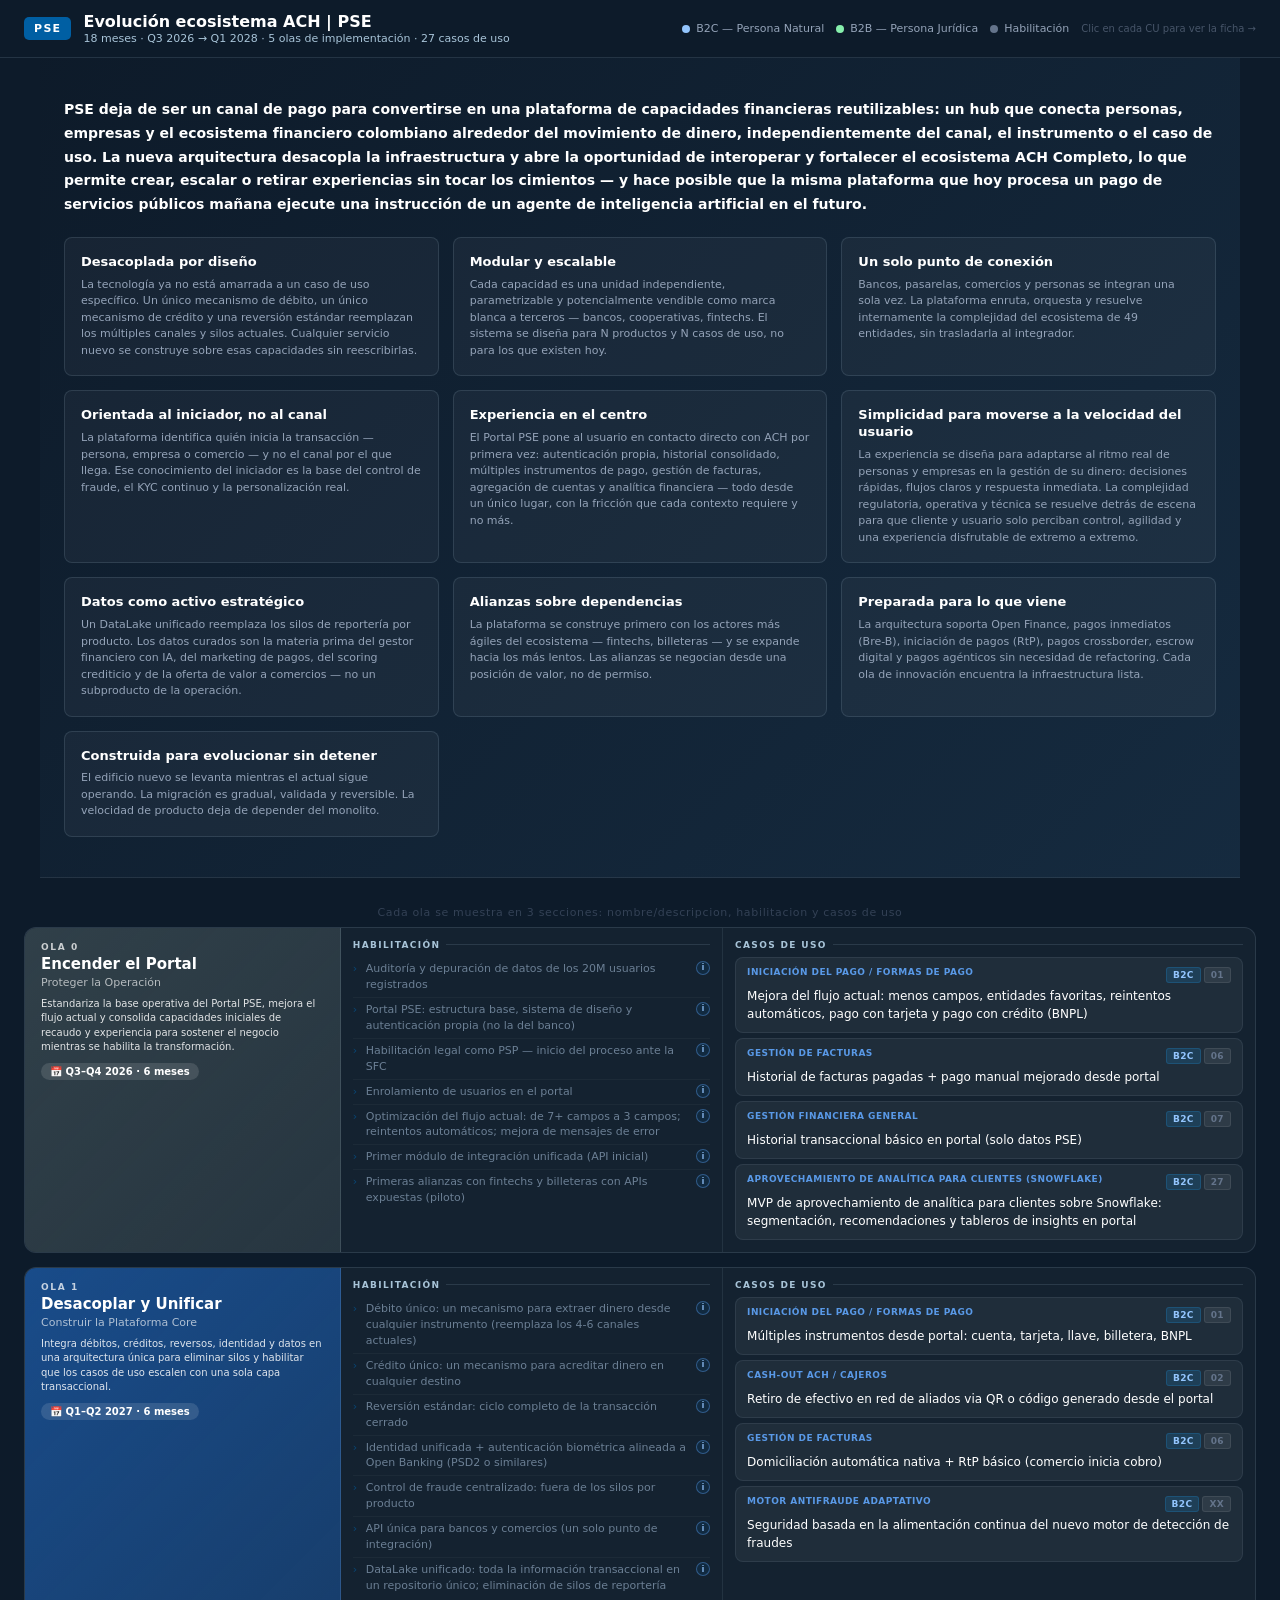
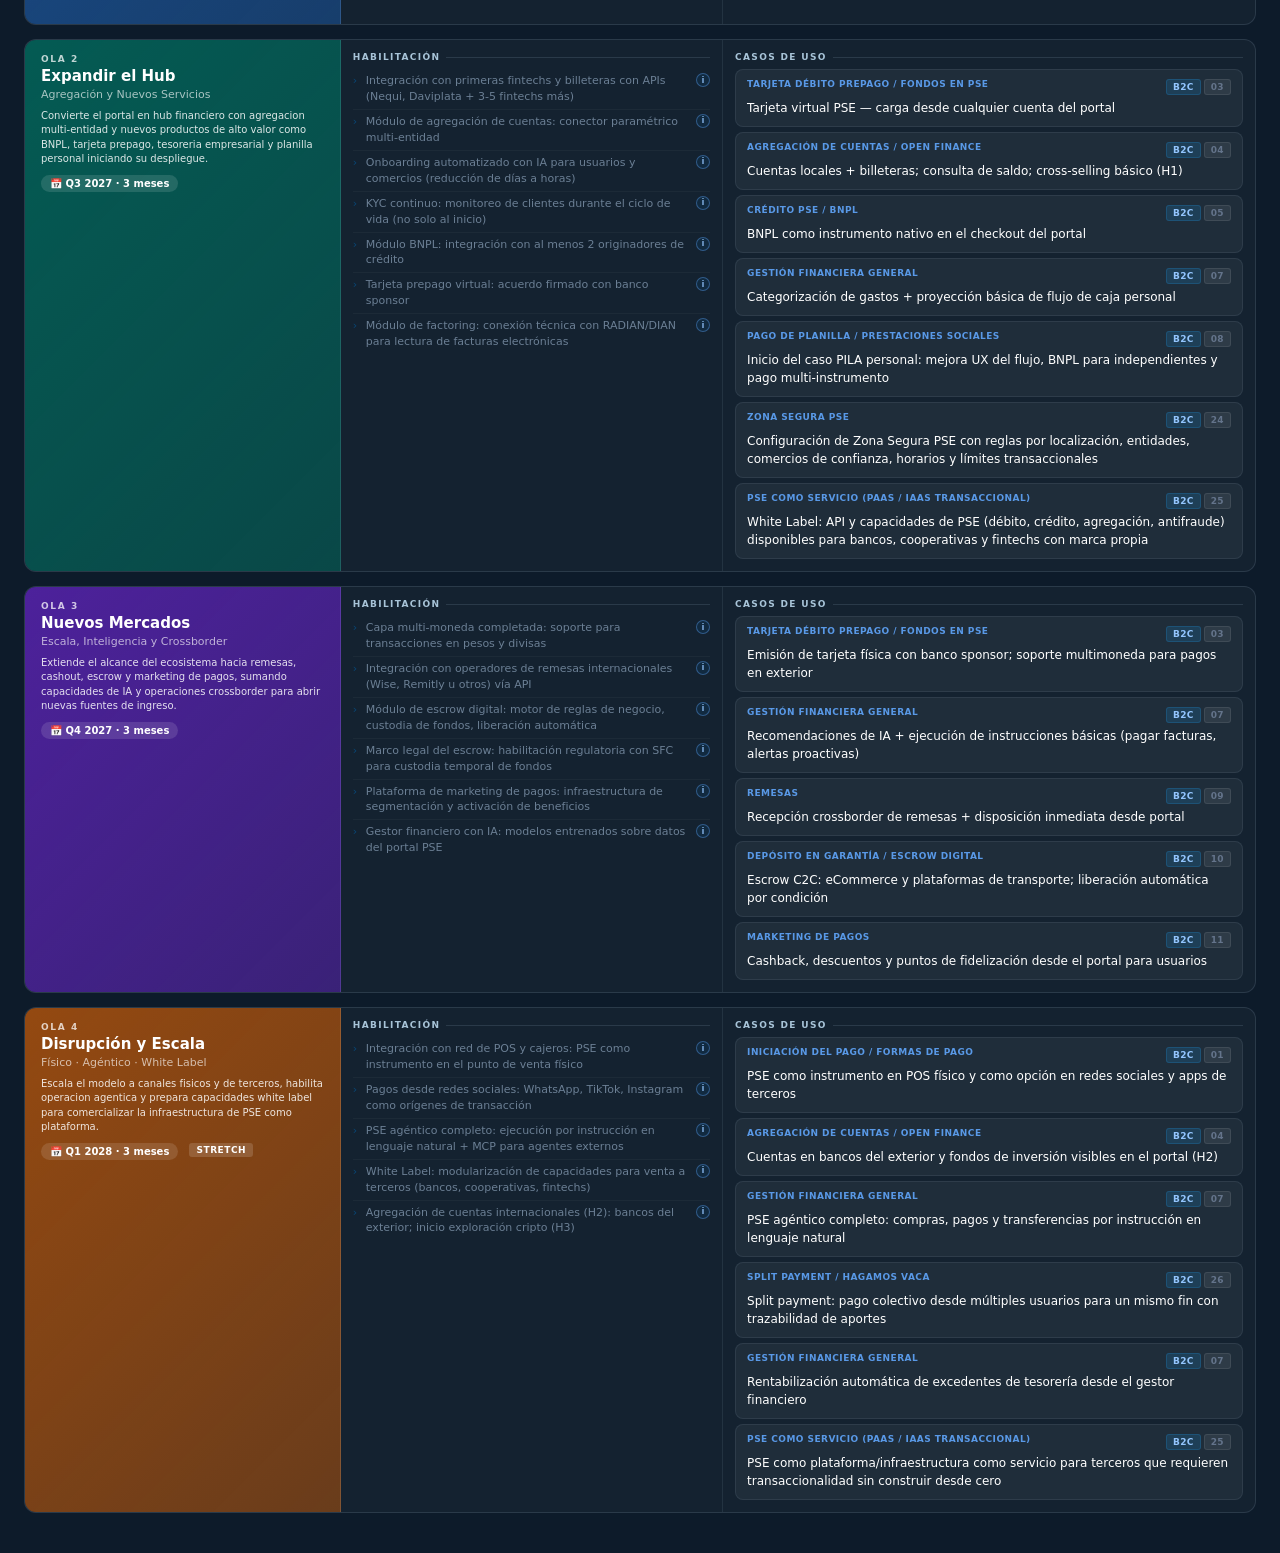
<file: roadmap_portal_pse_horizontal.html>
<!DOCTYPE html>
<html lang="es">
<head>
<meta charset="UTF-8">
<meta name="viewport" content="width=device-width, initial-scale=1.0">
<meta name="robots" content="noindex, nofollow">
<title>Roadmap Portal PSE — ACH Colombia</title>
<style>
:root {
  --navy: #0D1B2A;
  --navy-mid: #112336;
  --navy-light: #172f45;
  --blue: #005FA3;
  --blue-dark: #004A80;
  --blue-light: #A8C4D8;
  --blue-pale: #EEF4FB;
  --white: #ffffff;
  --text-muted: #64748b;
  --text-dim: #94a3b8;
  --text-mid: #cbd5e1;
  --border: rgba(168,196,216,0.15);
  --ola0: #37474F;
  --ola1: #1A56A0;
  --ola2: #00695C;
  --ola3: #5B21B6;
  --ola4: #B45309;
  --b2c: #1d6fa4;
  --b2b: #166534;
}
* { margin:0; padding:0; box-sizing:border-box; }
body {
  font-family: 'Calibri', 'Segoe UI', system-ui, sans-serif;
  background: var(--navy);
  color: var(--white);
  min-height: 100vh;
  overflow-x: hidden;
}

/* ── HEADER ── */
.header {
  position: sticky; top:0; z-index:200;
  background: var(--navy);
  border-bottom: 1px solid var(--border);
  padding: 12px 24px;
  display: flex; align-items: center; justify-content: space-between;
  gap: 16px;
}
.header-brand { display:flex; align-items:center; gap:12px; }
.pse-badge {
  background: var(--blue); color:white;
  font-size:11px; font-weight:800; letter-spacing:.12em;
  padding:5px 10px; border-radius:5px;
  text-transform:uppercase;
}
.header-title { font-size:16px; font-weight:700; }
.header-sub { font-size:11px; color:var(--blue-light); margin-top:1px; }
.header-legend { display:flex; gap:12px; align-items:center; flex-wrap:wrap; }
.leg { display:flex; gap:6px; align-items:center; font-size:11px; color:var(--text-dim); }
.leg-dot { width:8px; height:8px; border-radius:50%; flex-shrink:0; }

/* ── SCROLL WRAPPER ── */
.board {
  overflow-x: auto;
  padding: 20px 24px 40px;
  scrollbar-width: thin;
  scrollbar-color: #334155 var(--navy);
}
.board::-webkit-scrollbar { height:6px; }
.board::-webkit-scrollbar-track { background: var(--navy); }
.board::-webkit-scrollbar-thumb { background: #334155; border-radius:3px; }

/* ── OLA COLUMNS ── */
.olas-row {
  display:flex;
  flex-direction:column;
  gap:14px;
  align-items:stretch;
}

.ola-col {
  width: 100%;
  border-radius: 12px;
  overflow: hidden;
  background: rgba(255,255,255,0.03);
  border: 1px solid var(--border);
  flex-shrink:0;
}

.ola-main {
  display:grid;
  grid-template-columns: minmax(280px, 0.95fr) minmax(360px, 1.15fr) minmax(420px, 1.6fr);
  align-items:stretch;
  min-width: 1120px;
}

.ola-head {
  padding: 14px 16px 12px;
  position: relative;
  border-right: 1px solid rgba(168,196,216,0.14);
}
.ola-eyebrow {
  font-size:9px; font-weight:800; letter-spacing:.18em;
  text-transform:uppercase; opacity:.75; margin-bottom:3px;
}
.ola-name { font-size:15px; font-weight:800; line-height:1.25; }
.ola-sub { font-size:11px; opacity:.65; margin-top:2px; }
.ola-desc {
  margin-top:8px;
  font-size:10px;
  line-height:1.45;
  color:rgba(255,255,255,0.86);
}
.ola-periodo {
  display:inline-flex; align-items:center; gap:4px;
  margin-top:8px;
  font-size:10px; font-weight:600;
  background: rgba(255,255,255,0.12);
  padding:3px 9px; border-radius:20px;
}
.ola-stretch {
  display:inline-block;
  margin-left:6px;
  font-size:9px; font-weight:700; letter-spacing:.06em;
  background: rgba(255,255,255,0.15);
  padding:2px 7px; border-radius:3px;
  vertical-align:middle;
}

.ola-col-block {
  padding:12px;
}

.ola-hab {
  border-right: 1px solid rgba(168,196,216,0.1);
}

/* ── HABILITACIÓN ── */
.section-label {
  display:flex; align-items:center; gap:6px;
  font-size:9px; font-weight:800; letter-spacing:.15em;
  text-transform:uppercase; color:var(--blue-light);
  margin-bottom:7px;
}
.section-label::after {
  content:''; flex:1; height:1px;
  background: var(--border);
}
.hab-list { list-style:none; margin-bottom:14px; }
.hab-item {
  font-size:11px; color:#6b7f94;
  padding:4px 22px 4px 13px; position:relative;
  line-height:1.45;
  border-bottom:1px solid rgba(255,255,255,0.035);
}
.hab-item:last-child { border-bottom:none; }
.hab-item::before { content:'›'; position:absolute; left:0; color:var(--blue); opacity:.6; }
.hab-item-text { display:block; }
.hab-info-btn {
  width:14px;
  height:14px;
  border-radius:50%;
  border:1px solid rgba(96,165,250,0.4);
  background:rgba(0,95,163,0.15);
  color:#93c5fd;
  font-size:9px;
  font-weight:800;
  line-height:1;
  display:flex;
  align-items:center;
  justify-content:center;
  cursor:pointer;
  position:absolute;
  top:4px;
  right:0;
  padding:0;
}
.hab-info-btn:hover {
  background:rgba(0,95,163,0.32);
  border-color:rgba(147,197,253,0.7);
}

/* ── CU CARDS ── */
.cu-stack { display:flex; flex-direction:column; gap:5px; }

.cu-card {
  background: rgba(255,255,255,0.05);
  border:1px solid rgba(168,196,216,0.1);
  border-radius:8px; padding:9px 11px;
  cursor:pointer;
  transition: background .15s, border-color .15s, transform .15s;
  display:flex; flex-direction:column; gap:4px;
}
.cu-card:hover {
  background: rgba(255,255,255,0.1);
  border-color: rgba(168,196,216,0.28);
  transform: translateY(-1px);
}
.cu-card.is-active {
  border-color: var(--blue);
  background: rgba(0,95,163,0.14);
}
.cu-row { display:flex; align-items:flex-start; justify-content:space-between; gap:6px; }
.cu-name {
  font-size:9px;
  font-weight:800;
  color:#60a5fa;
  line-height:1.2;
  letter-spacing:.05em;
  text-transform:uppercase;
  opacity:.9;
  flex:1;
}
.cu-tags { display:flex; gap:3px; flex-shrink:0; align-items:center; }
.tag {
  font-size:9px; font-weight:800; padding:2px 6px;
  border-radius:3px; letter-spacing:.04em; white-space:nowrap;
}
.tag-b2c { background:rgba(29,111,164,0.28); color:#93c5fd; border:1px solid rgba(29,111,164,0.4); }
.tag-b2b { background:rgba(22,101,52,0.28); color:#86efac; border:1px solid rgba(22,101,52,0.4); }
.tag-num { background:rgba(255,255,255,0.07); color:#64748b; border:1px solid rgba(255,255,255,0.08); }
.cu-alcance { font-size:12px; font-weight:500; color:var(--white); line-height:1.5; }

/* ── OVERLAY + PANEL ── */
.overlay {
  display:none; position:fixed; inset:0;
  background:rgba(0,0,0,0.55); z-index:400;
  backdrop-filter: blur(2px);
}
.overlay.on { display:block; }

.panel {
  position:fixed; top:0; right:-540px; width:520px;
  height:100vh; overflow-y:auto;
  background: #0c1e2f;
  border-left:1px solid rgba(168,196,216,0.18);
  z-index:500;
  transition: right .28s cubic-bezier(.4,0,.2,1);
  display:flex; flex-direction:column;
}
.panel.on { right:0; }

.panel-top {
  padding:20px 22px 16px;
  border-bottom:1px solid var(--border);
  position:sticky; top:0;
  background: #0c1e2f; z-index:10;
}
.panel-close {
  position:absolute; top:16px; right:16px;
  background:rgba(255,255,255,0.07); border:none;
  color:var(--text-dim); width:28px; height:28px;
  border-radius:6px; cursor:pointer; font-size:15px;
  display:flex; align-items:center; justify-content:center;
  transition:all .15s;
}
.panel-close:hover { background:rgba(255,255,255,0.14); color:white; }
.panel-num { font-size:10px; font-weight:800; letter-spacing:.18em; color:var(--blue-light); margin-bottom:5px; text-transform:uppercase; }
.panel-title { font-size:19px; font-weight:800; line-height:1.25; padding-right:36px; margin-bottom:10px; }
.panel-badges { display:flex; flex-wrap:wrap; gap:5px; align-items:center; }
.badge {
  font-size:10px; font-weight:700; padding:3px 8px;
  border-radius:4px; white-space:nowrap;
}
.badge-obj { background:rgba(0,95,163,.2); color:#93c5fd; border:1px solid rgba(0,95,163,.3); }
.badge-av { background:rgba(255,255,255,.06); color:#64748b; border:1px solid rgba(255,255,255,.09); }
.badge-val { background:rgba(34,197,94,.1); color:#86efac; border:1px solid rgba(34,197,94,.18); }
.badge-ing { background:rgba(234,179,8,.1); color:#fde047; border:1px solid rgba(234,179,8,.15); }
.badge-am { font-weight:800; }
.am-low { background:rgba(34,197,94,.1); color:#86efac; border:1px solid rgba(34,197,94,.18); }
.am-mid { background:rgba(234,179,8,.1); color:#fde047; border:1px solid rgba(234,179,8,.15); }
.am-high { background:rgba(239,68,68,.13); color:#fca5a5; border:1px solid rgba(239,68,68,.2); }

.panel-body { padding:18px 22px 24px; flex:1; }
.p-section { margin-bottom:18px; }
.p-stitle {
  font-size:9px; font-weight:800; letter-spacing:.14em; text-transform:uppercase;
  color:var(--blue-light); padding-bottom:6px; margin-bottom:7px;
  border-bottom:1px solid var(--border);
}
.p-desc { font-size:13px; color:var(--text-mid); line-height:1.7; }
.p-list { list-style:none; }
.p-list li {
  font-size:12px; color:var(--text-dim); padding:5px 0 5px 16px;
  position:relative; line-height:1.5;
  border-bottom:1px solid rgba(255,255,255,0.04);
}
.p-list li:last-child { border-bottom:none; }
.p-list li::before { content:'→'; position:absolute; left:0; color:var(--blue); font-size:11px; }
.p-grid { display:grid; grid-template-columns:1fr 1fr; gap:7px; }
.p-stat {
  background:rgba(255,255,255,0.04); border:1px solid rgba(255,255,255,0.07);
  border-radius:7px; padding:9px 11px;
}
.p-stat-lbl { font-size:9px; font-weight:700; letter-spacing:.1em; text-transform:uppercase; color:#475569; margin-bottom:3px; }
.p-stat-val { font-size:13px; font-weight:700; color:white; }
.p-stat-val.g { color:#4ade80; }
.p-stat-val.y { color:#fbbf24; }
.p-threat { height:4px; background:rgba(255,255,255,.08); border-radius:2px; overflow:hidden; margin-top:5px; }
.p-threat-fill { height:100%; border-radius:2px; }
.p-alcance-box {
  background: rgba(0,95,163,.08);
  border:1px solid rgba(0,95,163,.2);
  border-radius:8px; padding:10px 13px;
}
.p-alcance-lbl { font-size:9px; font-weight:800; letter-spacing:.12em; text-transform:uppercase; color:#60a5fa; margin-bottom:4px; }
.p-alcance-txt { font-size:12px; color:#93c5fd; line-height:1.5; }
.p-mkt-item {
  font-size:12px; color:var(--text-mid); line-height:1.55;
  padding:5px 0; border-bottom:1px solid rgba(255,255,255,.05);
}
.p-mkt-item:last-child { border-bottom:none; }
.p-mkt-item strong { color:#60a5fa; }
.p-comp-chips { display:flex; flex-wrap:wrap; gap:5px; }
.p-comp-chip {
  font-size:11px; color:#64748b;
  background:rgba(255,255,255,0.04); border:1px solid rgba(255,255,255,0.08);
  padding:3px 9px; border-radius:20px;
}

/* ── SCROLL HINT ── */
.scroll-hint {
  text-align:center; padding:8px 0;
  font-size:11px; color:#334155; letter-spacing:.06em;
}

/* ── VISION SECTION ── */
.vision {
  background: linear-gradient(135deg, rgba(13,27,42,0.8), rgba(23,47,69,0.8));
  border-bottom: 1px solid rgba(168,196,216,0.15);
  padding: 40px 24px;
  max-width: 1200px;
  margin: 0 auto;
}
.vision-content {
  font-size: 13px;
  line-height: 1.65;
  color: #cbd5e1;
}
.vision-intro {
  font-size: 14px;
  font-weight: 600;
  color: #ffffff;
  margin-bottom: 16px;
  line-height: 1.7;
}
.vision-criteria {
  margin-top: 20px;
  display: grid;
  grid-template-columns: repeat(auto-fit, minmax(280px, 1fr));
  gap: 14px;
  list-style: none;
  padding: 0;
}
.vision-criteria li {
  background: rgba(255,255,255,0.04);
  border: 1px solid rgba(168,196,216,0.15);
  border-radius: 8px;
  padding: 16px;
  display: flex;
  flex-direction: column;
  gap: 6px;
}
.vision-criteria li strong {
  color: #ffffff;
  font-weight: 700;
  font-size: 13px;
  line-height: 1.3;
}
.vision-criteria li span {
  font-size: 11px;
  line-height: 1.5;
  color: #94a3b8;
  font-weight: 400;
}
.vision-footer {
  margin-top: 18px;
  background: rgba(255,255,255,0.04);
  border: 1px solid rgba(168,196,216,0.15);
  border-radius: 8px;
  padding: 14px 16px;
  font-size: 12px;
  font-style: italic;
  color: #60a5fa;
  text-align: center;
  font-weight: 500;
}

/* ── HABILITADOR MODAL ── */
.hab-modal-overlay {
  display:none;
  position:fixed;
  inset:0;
  background:rgba(0,0,0,0.55);
  z-index:700;
}
.hab-modal-overlay.on { display:block; }
.hab-modal {
  position:fixed;
  top:50%;
  left:50%;
  transform:translate(-50%, -50%);
  width:min(680px, 92vw);
  max-height:80vh;
  overflow:auto;
  background:#0c1e2f;
  border:1px solid rgba(168,196,216,0.2);
  border-radius:12px;
  box-shadow:0 24px 60px rgba(0,0,0,0.45);
  padding:18px 18px 16px;
  z-index:710;
  display:none;
}
.hab-modal.on { display:block; }
.hab-modal-top {
  display:flex;
  align-items:flex-start;
  justify-content:space-between;
  gap:10px;
  margin-bottom:10px;
}
.hab-modal-id {
  font-size:10px;
  letter-spacing:.14em;
  text-transform:uppercase;
  color:#60a5fa;
  font-weight:800;
}
.hab-modal-title {
  font-size:16px;
  color:#fff;
  font-weight:700;
  margin-top:2px;
}
.hab-modal-close {
  width:26px;
  height:26px;
  border-radius:6px;
  border:none;
  background:rgba(255,255,255,0.08);
  color:#94a3b8;
  cursor:pointer;
  font-size:14px;
}
.hab-modal-close:hover {
  background:rgba(255,255,255,0.16);
  color:#fff;
}
.hab-modal-body {
  font-size:13px;
  line-height:1.65;
  color:#cbd5e1;
}
.hab-modal-meta {
  display:flex;
  flex-wrap:wrap;
  gap:6px;
  margin-bottom:12px;
}
.hab-chip {
  font-size:10px;
  color:#93c5fd;
  border:1px solid rgba(147,197,253,0.25);
  background:rgba(0,95,163,0.15);
  border-radius:999px;
  padding:3px 8px;
}
.hab-modal-section {
  margin-top:10px;
}
.hab-modal-section-title {
  font-size:10px;
  text-transform:uppercase;
  letter-spacing:.11em;
  color:#60a5fa;
  margin-bottom:4px;
  font-weight:700;
}
.hab-list-mini {
  margin:0;
  padding-left:16px;
}
.hab-list-mini li {
  margin-bottom:4px;
}
</style>
</head>
<body>

<header class="header">
  <div class="header-brand">
    <span class="pse-badge">PSE</span>
    <div>
      <div class="header-title">Evolución ecosistema ACH | PSE</div>
      <div class="header-sub">18 meses · Q3 2026 → Q1 2028 · 5 olas de implementación · 27 casos de uso</div>
    </div>
  </div>
  <div class="header-legend">
    <div class="leg"><span class="leg-dot" style="background:#93c5fd"></span>B2C — Persona Natural</div>
    <div class="leg"><span class="leg-dot" style="background:#86efac"></span>B2B — Persona Jurídica</div>
    <div class="leg"><span class="leg-dot" style="background:#64748b"></span>Habilitación</div>
    <div class="leg" style="font-size:10px;color:#475569;">Clic en cada CU para ver la ficha →</div>
  </div>
</header>

<section class="vision">
  <div class="vision-content">
    <div class="vision-intro">
      PSE deja de ser un canal de pago para convertirse en una plataforma de capacidades financieras reutilizables: un hub que conecta personas, empresas y el ecosistema financiero colombiano alrededor del movimiento de dinero, independientemente del canal, el instrumento o el caso de uso. La nueva arquitectura desacopla la infraestructura y abre la oportunidad de interoperar y fortalecer el ecosistema ACH Completo, lo que permite crear, escalar o retirar experiencias sin tocar los cimientos — y hace posible que la misma plataforma que hoy procesa un pago de servicios públicos mañana ejecute una instrucción de un agente de inteligencia artificial en el futuro.
    </div>
    <ul class="vision-criteria">
      <li><strong>Desacoplada por diseño</strong><span>La tecnología ya no está amarrada a un caso de uso específico. Un único mecanismo de débito, un único mecanismo de crédito y una reversión estándar reemplazan los múltiples canales y silos actuales. Cualquier servicio nuevo se construye sobre esas capacidades sin reescribirlas.</span></li>
      <li><strong>Modular y escalable</strong><span>Cada capacidad es una unidad independiente, parametrizable y potencialmente vendible como marca blanca a terceros — bancos, cooperativas, fintechs. El sistema se diseña para N productos y N casos de uso, no para los que existen hoy.</span></li>
      <li><strong>Un solo punto de conexión</strong><span>Bancos, pasarelas, comercios y personas se integran una sola vez. La plataforma enruta, orquesta y resuelve internamente la complejidad del ecosistema de 49 entidades, sin trasladarla al integrador.</span></li>
      <li><strong>Orientada al iniciador, no al canal</strong><span>La plataforma identifica quién inicia la transacción — persona, empresa o comercio — y no el canal por el que llega. Ese conocimiento del iniciador es la base del control de fraude, el KYC continuo y la personalización real.</span></li>
      <li><strong>Experiencia en el centro</strong><span>El Portal PSE pone al usuario en contacto directo con ACH por primera vez: autenticación propia, historial consolidado, múltiples instrumentos de pago, gestión de facturas, agregación de cuentas y analítica financiera — todo desde un único lugar, con la fricción que cada contexto requiere y no más.</span></li>
      <li><strong>Simplicidad para moverse a la velocidad del usuario</strong><span>La experiencia se diseña para adaptarse al ritmo real de personas y empresas en la gestión de su dinero: decisiones rápidas, flujos claros y respuesta inmediata. La complejidad regulatoria, operativa y técnica se resuelve detrás de escena para que cliente y usuario solo perciban control, agilidad y una experiencia disfrutable de extremo a extremo.</span></li>
      <li><strong>Datos como activo estratégico</strong><span>Un DataLake unificado reemplaza los silos de reportería por producto. Los datos curados son la materia prima del gestor financiero con IA, del marketing de pagos, del scoring crediticio y de la oferta de valor a comercios — no un subproducto de la operación.</span></li>
      <li><strong>Alianzas sobre dependencias</strong><span>La plataforma se construye primero con los actores más ágiles del ecosistema — fintechs, billeteras — y se expande hacia los más lentos. Las alianzas se negocian desde una posición de valor, no de permiso.</span></li>
      <li><strong>Preparada para lo que viene</strong><span>La arquitectura soporta Open Finance, pagos inmediatos (Bre-B), iniciación de pagos (RtP), pagos crossborder, escrow digital y pagos agénticos sin necesidad de refactoring. Cada ola de innovación encuentra la infraestructura lista.</span></li>
      <li><strong>Construida para evolucionar sin detener</strong><span>El edificio nuevo se levanta mientras el actual sigue operando. La migración es gradual, validada y reversible. La velocidad de producto deja de depender del monolito.</span></li>
    </ul>    
  </div>
</section>

<div class="board">
  <div class="scroll-hint">Cada ola se muestra en 3 secciones: nombre/descripcion, habilitacion y casos de uso</div>
  <div class="olas-row" id="olas-row"></div>
</div>

<div class="overlay" id="overlay" onclick="closePanel()"></div>
<div class="panel" id="panel">
  <div class="panel-top">
    <button class="panel-close" onclick="closePanel()">✕</button>
    <div class="panel-num" id="p-num"></div>
    <div class="panel-title" id="p-title"></div>
    <div class="panel-badges" id="p-badges"></div>
  </div>
  <div class="panel-body" id="p-body"></div>
</div>

<div class="hab-modal-overlay" id="hab-overlay" onclick="closeHabModal()"></div>
<div class="hab-modal" id="hab-modal">
  <div class="hab-modal-top">
    <div>
      <div class="hab-modal-id" id="hab-id"></div>
      <div class="hab-modal-title" id="hab-title"></div>
    </div>
    <button class="hab-modal-close" onclick="closeHabModal()">✕</button>
  </div>
  <div class="hab-modal-meta" id="hab-meta"></div>
  <div class="hab-modal-body">
    <div class="hab-modal-section">
      <div class="hab-modal-section-title">Resumen</div>
      <div id="hab-body"></div>
    </div>
    <div class="hab-modal-section">
      <div class="hab-modal-section-title">Que Habilita</div>
      <ul class="hab-list-mini" id="hab-enables"></ul>
    </div>
    <div class="hab-modal-section">
      <div class="hab-modal-section-title">Prerequisitos</div>
      <ul class="hab-list-mini" id="hab-prereq"></ul>
    </div>
    <div class="hab-modal-section">
      <div class="hab-modal-section-title">Relacion de Dependencias</div>
      <ul class="hab-list-mini" id="hab-blocks"></ul>
    </div>
    <div class="hab-modal-section">
      <div class="hab-modal-section-title">Consideraciones Clave</div>
      <ul class="hab-list-mini" id="hab-considerations"></ul>
    </div>
  </div>
</div>

<script>
/* ===== DATA ===== */
const fichas = {
  1:{nombre:"Iniciación del pago / Formas de pago",segmento:"B2C",descripcion:"Unificación de todos los instrumentos de pago disponibles en un único flujo de iniciación desde el Portal PSE. El usuario elige el instrumento; PSE orquesta la ejecución sin depender del banco o pasarela para definir qué opciones están disponibles. La tecnología subyacente (PSE, Bre-B, RtP) es transparente para el usuario.",objetivo:"Defender y Escalar el Negocio",avance:20,trabajos:["Usuario debe saber de antemano qué instrumento usar — PSE no ofrece alternativas en el momento del pago","Si el banco no admite cierto instrumento, la transacción falla sin alternativa automática","Los comercios gestionan múltiples integraciones para ofrecer distintas formas de pago","PSE no tiene visibilidad del instrumento real: todo llega como 'débito cuenta'"],casos:["Selección de instrumento en tiempo real (cuenta, tarjeta, llave, billetera, BNPL)","Redirección automática a instrumento alternativo si el primero falla o no tiene fondos","Pago crossborder: usuario en Colombia paga con cuenta colombiana al exterior","Motor de reglas para selección óptima según monto, disponibilidad y costo"],mercado:["PSE procesó 236M operaciones en Q1 2026, +12% vs 2025, movilizando ~$910 billones (ACH Colombia, abr. 2026)","35% de compradores abandona el carrito si su método preferido no está disponible (Tiendanube, 2026)"],amenaza:8,ingreso:"Alto",validacion:"Sí",competencia:["PayU, Mercado Pago, Wompi, Kushki","Nequi / Daviplata","Bre-B"]},
  2:{nombre:"Cash-Out ACH / Cajeros",segmento:"B2C",descripcion:"El usuario puede retirar efectivo en una red de aliados (corresponsales, cajeros, puntos de pago) usando PSE como instrumento, sin necesidad de tarjeta débito tradicional. PSE actúa como cashier: gestiona la autorización, el débito y coordina la dispersión al punto físico.",objetivo:"Expandir Alcance / Inclusión Financiera",avance:5,trabajos:["Usuario bancarizado sin tarjeta débito no puede retirar efectivo fácilmente","Dependencia total de la red de cajeros propios del banco","PSE hoy no tiene presencia en el canal físico — invisible en el día a día del usuario","Fondos en PSE, BNPL o remesas no convertibles a efectivo de forma directa"],casos:["Retiro mediante código QR o código de un solo uso generado en el portal","Cashout desde cuenta de ahorros, billetera PSE o fondos precargados","Límites diferenciados por instrumento","Historial de retiros integrado al portal"],mercado:["95.4% de adultos colombianos con al menos un producto financiero (36.7M personas), muchos sin tarjeta física activa (Banca de Oportunidades, 2024)","Red de corresponsales supera los 200.000 puntos en Colombia"],amenaza:5,ingreso:"Medio",validacion:"Parcial",competencia:["Nequi / Daviplata (cashout en corresponsales)","Efecty / Baloto","Tarjetas débito (canal dominante de retiro)"]},
  3:{nombre:"Tarjeta débito prepago / Fondos en PSE",segmento:"B2C",descripcion:"Tarjeta prepago (física o virtual) respaldada por PSE, cargada desde cualquier cuenta agregada. No es una tarjeta de un banco específico: los fondos provienen de múltiples cuentas registradas en el portal. Opera bajo modelo de sponsor, lo que permite a PSE controlar la experiencia sin asumir la responsabilidad regulatoria de emisor.",objetivo:"Crear Nuevo Valor / Expandir Presencia Cotidiana",avance:5,trabajos:["PSE no tiene presencia en el punto de venta físico","Gestionar múltiples tarjetas de múltiples bancos genera fricción real","Fondos en billetera PSE o BNPL no son utilizables en comercios físicos","Usuario multi-cuenta no tiene un instrumento unificado para el día a día"],casos:["Tarjeta virtual para pagos digitales inmediatos, activada desde el portal","Tarjeta física emitida por banco sponsor con logo PSE o marca blanca","Carga desde cualquier cuenta agregada (ahorros, corriente, depósito electrónico)","Soporte multimoneda para pagos en el exterior"],mercado:["PSE tiene más de 27M usuarios registrados — base instalada para adopción de tarjeta propia (Portafolio, 2025)","Mercado tarjetas prepago LATAM crece a CAGR 14% hacia 2028 (GlobalData, 2024)"],amenaza:7,ingreso:"Medio-Alto",validacion:"Sí",competencia:["Nequi, Daviplata (tarjeta virtual propia)","Nu (Nubank)","Ualá"]},
  4:{nombre:"Agregación de cuentas / Open Finance",segmento:"B2C",descripcion:"El portal PSE permite agregar y visualizar cuentas de múltiples entidades en un único lugar. Es el núcleo del hub financiero. La implementación empieza con participantes que ya tienen APIs expuestas (fintechs, billeteras), sin esperar regulación completa de Open Finance.",objetivo:"Construir el Hub / Fundación del Portal",avance:10,trabajos:["El usuario no tiene visión consolidada de sus finanzas — cada banco es una app separada","PSE no conoce el saldo disponible antes de la transacción — genera rechazos evitables","Sin agregación, no es posible ofrecer multi-débito, gestor financiero ni rentabilización","PSE no puede personalizar sin conocer el perfil financiero completo del usuario"],casos:["H1: Cuentas locales + billeteras; consulta de saldo; cross-selling básico","H2: Cuentas internacionales y fondos de inversión abiertos","H3: Billeteras cripto","Habilitador de toda la capa de inteligencia financiera del portal"],mercado:["36.7M adultos colombianos con al menos un producto financiero — mayoría en más de una entidad (Banca de Oportunidades, 2024)","Open Finance regulado bajo Decreto 1297 de 2022, en implementación desde 2024"],amenaza:6,ingreso:"Medio → Alto (H2-H3)",validacion:"Sí",competencia:["Finerio y apps de PFM","Bancos con vistas consolidadas propias","Apple Wallet, Google Pay"]},
  5:{nombre:"Crédito PSE / BNPL",segmento:"B2C",descripcion:"PSE intermedia crédito inmediato (BNPL) como instrumento de pago nativo en el portal. El usuario puede solicitar, recibir ofertas, pagar cuotas y gestionar su deuda desde un único lugar. ACH puede operar como intermediador sin asumir el riesgo crediticio.",objetivo:"Crear Nuevo Valor / Aumentar Conversión",avance:5,trabajos:["Usuario sin tarjeta de crédito no puede diferir pagos en eCommerce colombiano","PSE pierde transacciones cuando el usuario no tiene fondos disponibles en el momento","No existe mecanismo nativo de 'me falta plata, pido el préstamo para completar el pago'","El usuario debe salir del flujo PSE para buscar financiamiento en otro lugar"],casos:["BNPL como opción de pago nativa en el checkout del portal","Solicitud de crédito en tiempo real con respuesta inmediata","Gestión de deuda: cuotas, historial, alertas de vencimiento","Cross-selling con oferta financiera según perfil transaccional"],mercado:["BNPL en Colombia creció a CAGR de 53.4% (2021-2024); proyectado CAGR 24.8% hacia 2030 ≈ USD 6.33B (ResearchAndMarkets, feb. 2025)","Colombia registra 7.7M cuentas activas BNPL (DataCrédito Experian, 2024)"],amenaza:7,ingreso:"Alto",validacion:"Sí",competencia:["Addi (+1.5M clientes activos)","Rappi Pay, Sistecrédito","Tarjetas de crédito bancarias con cuotas sin interés"]},
  6:{nombre:"Gestión de facturas",segmento:"B2C",descripcion:"El portal centraliza todas las facturas del usuario (servicios públicos, telco, educación, salud, impuestos) en un único lugar. Puede inscribirlas, pagar manualmente, programar débitos automáticos o masivos. El comercio puede iniciar el cobro sin intervención previa del usuario (RtP).",objetivo:"Presencia Cotidiana / Defender Recaudo",avance:15,trabajos:["El usuario gestiona pagos en plataformas dispersas — no hay un hub centralizado","PSE no tiene recurrencia nativa — cada pago requiere intervención activa del usuario","Los comercios no pueden iniciar un cobro sin que el usuario pase por el flujo completo","No hay visibilidad de vencimientos ni alertas proactivas en el ecosistema actual"],casos:["Inscripción de facturas recurrentes con un clic","Débito automático (domiciliación) programado por el usuario","Cobro iniciado por el comercio (RtP): solicitud de pago al portal del usuario","Alertas de vencimiento e integración con calendario financiero"],mercado:["Obligaciones financieras, servicios públicos y apuestas son las categorías de mayor crecimiento en PSE (La República, 2025)","+50M facturas mensuales de servicios públicos domiciliarios en Colombia (SSPD/DANE, 2023)"],amenaza:8,ingreso:"Alto",validacion:"Sí",competencia:["Aplicaciones bancarias con pago de servicios","Rappipay, Nequi","Bre-B con RtP nativo — amenaza directa e inmediata"]},
  7:{nombre:"Gestión financiera general",segmento:"B2C",descripcion:"Capa analítica del portal PSE. Con la agregación de cuentas como base, el usuario accede a historial consolidado, analítica de vida financiera y un gestor financiero con IA que puede ejecutar acciones. El PSE agéntico es la evolución final de este caso de uso.",objetivo:"Diferenciación / Retención de Usuarios",avance:5,trabajos:["El usuario no tiene visión integrada de ingresos y gastos — múltiples apps desconectadas","No existe orientación proactiva sobre salud financiera dentro del ecosistema PSE","PSE conoce el comportamiento transaccional del usuario pero no lo convierte en valor","Gestores financieros existentes son genéricos y no conectados al momento de pago"],casos:["Dashboard personal de ingresos, gastos y saldo consolidado","Categorización automática de gastos con alertas proactivas","Gestor financiero con IA: 'toma mis cuentas, paga mis facturas e invierte el excedente'","PSE agéntico: ejecución de pagos y compras por instrucción en lenguaje natural"],mercado:["PSE tiene datos transaccionales de +13M usuarios activos — activo diferencial único (ACH Colombia, 2025)","Mercado global PFM proyectado en USD 1.9B para 2028 (MarketsandMarkets, 2024)"],amenaza:4,ingreso:"Medio → Alto indirecto",validacion:"Parcial",competencia:["Finerio, Spendee (sin vínculo al pago)","Bancos con analítica propia restringida","Nequi (gestor básico en billetera)"]},
  8:{nombre:"Pago de planilla / Prestaciones sociales",segmento:"B2C",descripcion:"PSE como instrumento de pago de aportes a seguridad social para trabajadores independientes y colombianos en el exterior. ACH tiene ventaja regulatoria histórica en este segmento. La renovación incorpora BNPL para independientes y habilita pago desde múltiples instrumentos.",objetivo:"Defender Ventaja Regulatoria / Modernizar Core",avance:25,trabajos:["Flujo de pago PILA actual es extenso, con múltiples pasos y sin retroalimentación clara","El independiente sin dinero disponible en la fecha no tiene alternativa de financiamiento","Colombianos en el exterior no pueden pagar fácilmente desde cuentas extranjeras","No hay historial de aportes ni alertas de vencimiento en el ecosistema PSE"],casos:["Pago de aportes con cuenta, tarjeta, BNPL o instrumento crossborder","Financiamiento del aporte vía BNPL para independientes con flujo irregular","Domiciliación automática del aporte mensual","Historial de seguridad social integrado al portal"],mercado:["+3.5M trabajadores independientes obligados a cotizar en Colombia (MinTrabajo, 2023)","PSE es el canal dominante del recaudo PILA — posición regulatoria directa a defender"],amenaza:5,ingreso:"Medio",validacion:"Sí",competencia:["Aportes en Línea (mayor cuota PILA digital)","Bancos con módulo PILA integrado","Bre-B (futuro competidor en este segmento)"]},
  9:{nombre:"Remesas",segmento:"B2C",descripcion:"PSE habilita la recepción de remesas del exterior directamente en el portal, con opciones de disposición inmediata: pago de facturas, consignación en cuenta, cashout en red de aliados o recarga de tarjeta PSE. El receptor no necesita ir a una casa de cambio.",objetivo:"Expandir Alcance / Nuevo Segmento",avance:5,trabajos:["El receptor debe ir a un punto físico o esperar acreditación bancaria para disponer del dinero","No hay un lugar centralizado donde gestionar remesas junto al resto de la vida financiera","Costos de transacción elevados sin canales digitales optimizados","PSE no capta ningún valor del flujo de remesas que llega al país"],casos:["Notificación en tiempo real de nueva remesa disponible en el portal","Disposición inmediata: pago de factura, transferencia a cuenta, cashout con aliado","Recarga de tarjeta PSE prepago con fondos de remesa","Envío de remesas desde Colombia al exterior (H2)"],mercado:["Colombia proyectó cerrar 2024 con ~USD 11.800M en remesas, +17.1% vs 2023 (Corficolombiana, 2024)","2.1M colombianos recibían remesas en junio 2024, con promedio mensual de USD 470-506/receptor (Banco de la República, 2024)"],amenaza:6,ingreso:"Alto",validacion:"Parcial",competencia:["Wise, Remitly, Global66 (UX superior, costos bajos)","Western Union, MoneyGram (red física dominante)","Nequi (remesas internacionales desde 2023)"]},
  10:{nombre:"Depósito en garantía / Escrow digital",segmento:"B2C",descripcion:"PSE realiza el débito al momento de la compra pero retiene los fondos hasta que se cumple una condición de negocio definida (entrega confirmada, servicio prestado). Los fondos se liberan automáticamente al activar la regla de negocio. Elimina el riesgo de fraude entre partes que no se conocen.",objetivo:"Crear Nuevo Valor / Diferenciación",avance:3,trabajos:["En eCommerce sin escrow, el comprador paga y asume el riesgo de no recibir","El vendedor despacha y asume el riesgo de reversión o fraude","Plataformas de transporte no tienen mecanismo estándar para cobro variable","PSE no tiene presencia en el ciclo completo de la transacción"],casos:["eCommerce C2C: débito al comprar, liberación al confirmar entrega","Plataformas de transporte: cobro estimado + ajuste final por distancia/tiempo","Servicios profesionales: pago liberado por hitos o entregables","Alquileres de corto plazo: garantía retenida hasta devolución del bien"],mercado:["Ventas online en Colombia alcanzaron COP $145.4B en 2025 con 684.6M transacciones (CCCE/NubeCommerce, 2026)","Mercado global de escrow digital proyectado en USD 4.7B para 2027 (Allied Market Research)"],amenaza:3,ingreso:"Medio",validacion:"Parcial",competencia:["Mercado Pago (escrow nativo en marketplace)","PayU (garantías en eCommerce)","No existe escrow interoperable asequible en Colombia B2C"]},
  11:{nombre:"Marketing de pagos",segmento:"B2C",descripcion:"PSE habilita un canal para que organizaciones ofrezcan descuentos, cashback y beneficios dirigidos a usuarios del portal, basados en su comportamiento transaccional. ACH monetiza su capacidad de segmentación sobre datos anonimizados.",objetivo:"Monetizar Datos / Generar Fidelización",avance:5,trabajos:["PSE tiene datos transaccionales valiosos que no generan valor para el usuario ni para los comercios","Los comercios no tienen acceso a audiencias segmentadas por comportamiento de pago real","El usuario no recibe incentivos por usar PSE frente a otros métodos de pago","No hay mecanismo de fidelización que genere recurrencia activa"],casos:["Cashback automático al pagar con PSE en comercios aliados","Descuentos exclusivos visibles antes y durante el checkout","Segmentación por categoría de gasto para ofertas relevantes","Puntos de fidelización acumulables y redimibles en el ecosistema"],mercado:["PSE mueve ~COP $56B mensuales — audiencia de alto valor para cualquier anunciante (La República, 2025)","30.451 empresas vinculadas a PSE — base instalada de potenciales anunciantes (ACH Colombia, 2025)"],amenaza:4,ingreso:"Medio-Alto",validacion:"Sí",competencia:["Puntos Colombia / Lifemiles","Rappi Pay / Nequi (ecosistema cerrado)","Tarjetas de crédito con cashback"]},
  27:{nombre:"Aprovechamiento de analítica para clientes (Snowflake)",segmento:"B2C",descripcion:"Capacidad para convertir los datos transaccionales de PSE en productos analíticos accionables para clientes del portal, soportados en Snowflake como base de datos y activación. Permite segmentación dinámica, recomendaciones personalizadas y visualización de insights en tiempo casi real.",objetivo:"Monetizar Datos / Diferenciación",avance:3,trabajos:["Los clientes no reciben valor tangible de los datos que ya genera su actividad en PSE","La personalización actual es limitada y no aprovecha señales de comportamiento multicanal","No existe una capa unificada para activar segmentos y recomendaciones de forma ágil","Las iniciativas analíticas tardan demasiado en pasar de reportería a casos de uso de negocio"],casos:["MVP de segmentación de clientes en Snowflake por comportamiento transaccional y recurrencia","Tableros de insights en portal: hábitos de pago, categorías y oportunidades de ahorro","Motor de recomendaciones para próximos pagos, alertas y ofertas relevantes","Activación de campañas data-driven para comercios y usuarios con audiencias definidas en Snowflake"],mercado:["La monetización de first-party data en servicios financieros es un vector creciente de ingresos en ecosistemas de pagos digitales","Snowflake permite acelerar el time-to-market de productos analíticos con gobierno y escalabilidad empresarial"],amenaza:4,ingreso:"Medio-Alto",validacion:"Parcial",competencia:["Bancos con hubs analíticos propios","Neobancos con motores de personalización transaccional","Plataformas de CDP y analítica que compiten por la capa de insights"]},
  24:{nombre:"Zona Segura PSE",segmento:"B2C",descripcion:"Espacio de control dentro del Portal PSE para configurar reglas de negocio y seguridad por perfil de riesgo. Permite definir condiciones transaccionales con base en localización, entidades autorizadas, tiendas de confianza, horarios, límites de monto y frecuencia de operación.",objetivo:"Proteger la Operación / Control Preventivo",avance:5,trabajos:["El usuario no puede personalizar reglas de seguridad según su comportamiento y contexto","Las restricciones de uso suelen ser estáticas y no contemplan geolocalización ni comercios de confianza","No existe una capa central de límites dinámicos por monto, cantidad y horario","PSE requiere reducir fraude y fricción con controles preventivos configurables"],casos:["Reglas por ubicación: permitir/bloquear transacciones según ciudad, país o zona","Whitelist/blacklist de entidades y comercios de confianza","Ventanas horarias de operación y bloqueo fuera de horario definido","Límites por monto máximo, cantidad de transacciones y acumulado diario/semanal"],mercado:["El crecimiento de pagos digitales incrementa la necesidad de controles preventivos configurables por usuario","La personalización de seguridad mejora confianza, reduce fraude y mantiene conversión en el checkout"],amenaza:7,ingreso:"Alto indirecto",validacion:"Parcial",competencia:["Controles de seguridad en apps bancarias tradicionales","Motores antifraude de pasarelas y wallets","Funciones de bloqueo por geolocalización en emisores internacionales"]},
  XX:{nombre:"Motor antifraude adaptativo",segmento:"B2C",descripcion:"Capa de seguridad transaccional para el Portal PSE que alimenta continuamente el nuevo motor de detección de fraudes con señales de comportamiento, contexto de dispositivo y patrones de pago. Permite prevención en tiempo real y decisiones de riesgo dinámicas por transacción.",objetivo:"Proteger la Operación / Reducir Fraude",avance:5,trabajos:["Los controles antifraude actuales son fragmentados y reaccionan tarde ante patrones emergentes","PSE necesita consolidar señales de riesgo para bloquear fraude sin afectar conversión","No existe un ciclo de aprendizaje continuo del motor con retroalimentación de intentos y resultados","Los comercios y usuarios no tienen un esquema homogéneo de autenticación por nivel de riesgo"],casos:["Scoring de riesgo en tiempo real por intento de pago","Autenticación escalonada según riesgo (frictionless vs desafío)","Retroalimentación automática del motor con transacciones aprobadas, rechazadas y reversadas","Alertas tempranas de anomalías por usuario, comercio y canal"],mercado:["El fraude en pagos digitales crece con el aumento del volumen transaccional y exige controles adaptativos en tiempo real","La diferenciación por seguridad y baja fricción es clave para sostener crecimiento en pagos en línea"],amenaza:9,ingreso:"Alto indirecto",validacion:"Parcial",competencia:["Motores antifraude bancarios propietarios","Pasarelas con scoring de riesgo (Stripe Radar, Adyen RevenueProtect)","Bre-B con controles nativos de riesgo en evolución"]},
  12:{nombre:"Tarjeta corporativa / Des-salarización",segmento:"B2B",descripcion:"La empresa emite tarjetas prepagas (físicas o virtuales) para colaboradores, cargadas desde cuentas corporativas en el portal PSE. Casos clave: viáticos, gastos de representación, alimentación y des-salarización (gasolina, alimentación). Panel de administración centralizado.",objetivo:"Crear Nuevo Valor / Simplificar Operación Corporativa",avance:5,trabajos:["Gestión de viáticos en efectivo es opaca, incontrolable y genera fraude interno","La des-salarización requiere procesos manuales complejos con nómina y contabilidad","Los anticipos de gastos generan descuadres de caja y legalizaciones costosas","Sin visibilidad en tiempo real de qué compra el colaborador ni dónde"],casos:["Tarjeta de viáticos: carga automática por evento o período; control de categorías","Tarjeta de regalo corporativa para incentivos o temporadas","Des-salarización: gasolina, alimentación — exenta de parafiscales bajo condiciones legales","Panel de administración: emisión, bloqueo, recarga y reportes en tiempo real"],mercado:["+10M trabajadores formales en el sector privado colombiano (DANE, 2024)","Mercado global de tarjetas prepago corporativas crece a CAGR 16.5% hacia 2028 (MarketsandMarkets, 2023)"],amenaza:6,ingreso:"Medio-Alto",validacion:"Parcial",competencia:["Pluxee (ex Sodexo), Edenred (líderes en des-salarización)","Rappi for Business","Bancos con tarjeta empresarial de nómina"]},
  13:{nombre:"Agregación de cuentas empresarial",segmento:"B2B",descripcion:"El portal PSE permite a las empresas agregar y visualizar todas sus cuentas bancarias corporativas en un único lugar. Sobre esta visión se construyen conciliación automática, gestión de tesorería y toma de decisiones financieras en tiempo real.",objetivo:"Construir el Hub Empresarial / Fundación B2B",avance:8,trabajos:["El tesorero accede a múltiples portales bancarios para consolidar caja — proceso manual y lento","Sin visión consolidada no hay decisiones de tesorería en tiempo real","La conciliación multi-banco es uno de los procesos más costosos en tiempo en empresas medianas","PSE no tiene visibilidad del estado financiero de sus clientes empresariales"],casos:["Dashboard de tesorería: posición de caja consolidada en tiempo real","Conciliación automática de transacciones multi-banco","Alertas de saldos mínimos, vencimientos y compromisos próximos","Integración con ERP (SAP, Oracle, Siigo, World Office)"],mercado:["30.451 empresas vinculadas a PSE — base instalada de clientes empresariales (ACH Colombia, 2025)","Mercado global de soluciones de tesorería corporativa proyectado en USD 5.3B para 2027 (Grand View Research, 2024)"],amenaza:5,ingreso:"Medio",validacion:"Parcial",competencia:["Portales bancarios propios (Bancolombia Empresas, BBVA)","SAP Cash Management","Fintechs de tesorería (Belvo, Prometeo)"]},
  14:{nombre:"Crédito productivo / BNPL empresarial",segmento:"B2B",descripcion:"PSE facilita acceso a crédito productivo para empresas en casos específicos de alto valor: pago de impuestos, nómina, seguridad social, liquidaciones y eventos no planeados de flujo de caja. ACH actúa como intermediador entre la empresa y aliados financieros.",objetivo:"Crear Nuevo Valor / Ecosistema Financiero Empresarial",avance:5,trabajos:["La empresa no tiene liquidez en la fecha de vencimiento del impuesto o la nómina","Los créditos bancarios requieren semanas de trámite — incompatibles con urgencias de caja","PSE es canal de pago de estos compromisos pero no facilita el financiamiento","Sin crédito integrado, la empresa busca soluciones fuera del ecosistema PSE"],casos:["Crédito puente para pago de impuestos (DIAN, IVA, ICA, predial)","Financiamiento de nómina: empresa paga con crédito, amortiza en semanas","Crédito para aportes PILA cuando el flujo de caja no alcanza","Liquidación de contratos: anticipo para cubrir obligaciones laborales imprevistas"],mercado:["Solo el 14.8% de las microempresas tiene crédito vigente vs. 81.9% de grandes empresas (Banca de Oportunidades, 2024)","$5.8B financiados vía crédito alternativo en 2024, +51% en empresas usuarias (Colombia Fintech, 2025)"],amenaza:5,ingreso:"Alto",validacion:"Parcial",competencia:["Bancos con líneas de crédito rotativo empresarial","Fintechs: Sempli, Moni, Afluenta","Tarjetas de crédito corporativas"]},
  15:{nombre:"Factoring ACH",segmento:"B2B",descripcion:"Gestión y negociación de facturación anticipada a través del portal PSE. La empresa carga sus facturas electrónicas integradas con RADIAN/DIAN, las negocia con entidades aliadas y recibe el anticipo en las cuentas del portal. ACH es el operador natural del factoring digital por su posición en el ecosistema.",objetivo:"Nuevo Mercado / Monetizar Infraestructura ACH",avance:3,trabajos:["La pyme vende a crédito pero necesita liquidez inmediata para seguir operando","El factoring tradicional toma 15 días o más — digitalización lo reduce a 3-5 días (DIAN/E-Bill, 2024)","El banco excluye al 85% del tejido empresarial con requisitos estrictos (Kapital Colombia, 2026)","ACH tiene la infraestructura de compensación para ser el operador natural del factoring digital"],casos:["Carga y visualización de facturas electrónicas desde RADIAN/DIAN","Negociación y subasta de facturas con múltiples cesionarios","Anticipo automático al aprobar la cesión con acreditación en el portal","Confirming: empresa pagadora ofrece a proveedores adelantar el cobro"],mercado:["Entre 2023 y agosto 2024: 3.4M facturas en RADIAN, 3.2M endosadas, COP $71.1B (DIAN, 2024)","2024 cerró con $5.8B en colocaciones factoring, +51% en solicitantes (Colombia Fintech, 2025). Colombia es 4° en LATAM en volumen factoring (FCI/Portafolio, 2025)"],amenaza:4,ingreso:"Alto",validacion:"Sí",competencia:["Bancos con factoring tradicional (Bancolombia, BBVA)","Fintechs: Plataform, Mifactoring, Kapital, Klym","Confecámaras: confirming en cadenas de suministro"]},
  16:{nombre:"Gestión de facturas empresarial",segmento:"B2B",descripcion:"El portal centraliza las obligaciones periódicas de la empresa: servicios públicos, telecomunicaciones, arrendamientos. La empresa inscribe facturas, programa pagos automáticos, gestiona aprobaciones jerárquicas y mantiene visibilidad del flujo de caja comprometido.",objetivo:"Presencia Cotidiana Empresarial / Defender Recaudo",avance:15,trabajos:["La empresa gestiona pagos recurrentes desde múltiples plataformas desconectadas","No hay control de aprobación antes del pago — riesgo de fraude interno","Los pagos manuales generan retrasos, moras y afectación de relaciones con proveedores","Sin visibilidad de vencimientos, el flujo de caja proyectado no es confiable"],casos:["Inscripción de facturas con asignación de centro de costo","Flujo de aprobación jerárquico: solicitud → aprobador → pago","Débito automático (domiciliación) programado por la empresa","Historial con trazabilidad completa para auditoría interna y externa"],mercado:["30.451 empresas vinculadas a PSE — mercado natural inmediato (ACH Colombia, 2025)","Mercado AP automation en LATAM proyectado en USD 1.2B para 2026 (Mordor Intelligence, 2024)"],amenaza:6,ingreso:"Medio",validacion:"Sí",competencia:["Portales bancarios empresariales","SAP Ariba, Coupa","Fintechs de gestión de pagos empresariales"]},
  17:{nombre:"Pago de proveedores / Dispersión",segmento:"B2B",descripcion:"Servicio de dispersión masiva de pagos a prestadores de servicios, proveedores o comisionistas. La empresa carga un archivo de dispersión y PSE ejecuta los créditos a cada destinatario en su entidad financiera, con soporte para los 49 bancos del ecosistema ACH y notificación en tiempo real.",objetivo:"Escalar Dispersión / Core B2B",avance:10,trabajos:["Pagar a decenas o cientos de proveedores manualmente es costoso y propenso a errores","Los portales bancarios limitan el número de beneficiarios por sesión","No hay trazabilidad unificada del estado de cada pago ni notificación al receptor","La conciliación post-dispersión es manual y consume horas del área contable"],casos:["Dispersión masiva (hasta miles de registros por lote) a cualquiera de los 49 bancos del ecosistema","Carga de archivo plano, Excel o integración API con ERP","Notificación automática al proveedor: correo, SMS o notificación en portal","Reporte de dispersión: exitosos, fallidos, pendientes de retorno"],mercado:["ACH mueve ~COP $180B mensuales en transferencias interbancarias, gran parte en pagos a proveedores (La República, 2025)","+5.000 empresas medianas y grandes con necesidad de dispersión masiva en Colombia (DANE/Confecámaras, 2024)"],amenaza:5,ingreso:"Medio-Alto",validacion:"Sí",competencia:["Portales bancarios empresariales (Bancolombia, Davivienda)","Kushki, PayValida","ERPs con módulo de pagos (SAP, Oracle)"]},
  18:{nombre:"Recaudo cash-in con red de aliados",segmento:"B2B",descripcion:"Habilitación de recaudo en efectivo a través de una red de aliados físicos para empresas de consumo masivo cuyos canales operan en efectivo. PSE recibe el pago en efectivo desde el punto físico y lo acredita en tiempo real a la empresa, eliminando el riesgo del efectivo en la cadena.",objetivo:"Nuevo Segmento / Inclusión del Canal Tradicional",avance:3,trabajos:["El tendero paga al surtidor en efectivo — riesgo de pérdida, robo y descontrol de cartera","La empresa de consumo masivo no tiene visibilidad del cobro hasta que el efectivo llega a tesorería","No hay digitalización del recaudo en el canal tradicional sin bancarización completa del tendero","Costos de seguridad y logística del efectivo en tránsito son elevados"],casos:["Tendero paga su pedido al distribuidor; sistema lo acredita en tiempo real a la empresa","Recaudo vía QR: surtidor presenta código; tendero paga desde cualquier fuente disponible","Dashboard de cartera en tiempo real: pagos recibidos, saldos, morosidad por ruta/distribuidor","Habilitación del tendero para pagar a surtidores sin depender del efectivo (H2)"],mercado:["Canal tradicional representa el 55% de ventas del sector consumo masivo en Colombia (Nielsen, 2024)","+450.000 tiendas de barrio en Colombia operando principalmente en efectivo — mercado no digitalizado"],amenaza:3,ingreso:"Alto",validacion:"Parcial",competencia:["Efectivo (dominante, sin competidor digital establecido)","Nequi Negocios, Daviplata (recaudo básico)","Plataformas de distribución con digitalización parcial"]},
  19:{nombre:"Recaudo vía cobranza (RtP)",segmento:"B2B",descripcion:"La empresa genera solicitudes de pago (RtP) que llegan al portal del usuario sin que este deba ir a la plataforma del comercio. ACH actúa como recaudador integrado, mostrando el seguimiento del proceso y consolidando el resultado de la cobranza para la empresa.",objetivo:"Nuevo Servicio / Iniciación de Pagos RtP",avance:8,trabajos:["La empresa envía facturas pero el usuario debe ir a su plataforma para pagar — alta fricción y abandono","El proceso de cobranza requiere call centers y visitas — costo operativo elevado","No hay visibilidad en tiempo real del estado de cada cobro por parte del recaudador","La empresa no puede saber si el cliente recibió y vio la solicitud de pago"],casos:["Generación masiva de solicitudes de pago (RtP) desde el portal empresarial","El usuario aprueba el pago con un clic desde su portal PSE (sin ir al comercio)","Dashboard de cobranza: enviadas, vistas, aprobadas, rechazadas, pendientes","Escalamiento automático: recordatorio o cobranza tradicional si no paga en X días"],mercado:["+50M facturas mensuales de servicios públicos y telecomunicaciones en Colombia (SSPD/DANE, 2023)","RtP es uno de los pilares de la agenda de Bre-B — si PSE no lo implementa primero, pierde este segmento"],amenaza:9,ingreso:"Alto",validacion:"Sí",competencia:["Portales de pago propios de cada empresa (solución fragmentada)","Cobis, Equifax Collections (cobranza tradicional)","Bre-B con RtP nativo — amenaza directa e inmediata"]},
  20:{nombre:"PILA empresarial",segmento:"B2B",descripcion:"Acceso directo a la liquidación y pago de planilla de seguridad social desde el portal PSE. La empresa genera o importa la liquidación PILA, la revisa desde el portal y ejecuta el pago con los instrumentos corporativos disponibles. ACH tiene ventaja regulatoria histórica en este proceso.",objetivo:"Defender Ventaja Regulatoria / Modernizar Core Empresarial",avance:30,trabajos:["El proceso PILA requiere múltiples pasos fuera del ecosistema de pago","Pymes sin software de nómina hacen la liquidación manualmente — alta probabilidad de error","No hay integración directa entre nómina, liquidación PILA y pago desde un único lugar","Las sanciones por errores o retrasos en el aporte son costosas para las pymes"],casos:["Importación de archivo de liquidación desde el sistema de nómina de la empresa","Cálculo asistido de aportes para empresas sin software especializado","Pago con débito automático en la fecha de vencimiento","Alertas de vencimiento y cambios normativos (porcentajes de aportes, novedades UGPP)"],mercado:["Todas las empresas con empleados formales tienen obligación mensual PILA — universo +1M empresas registradas (Confecámaras, 2024)","PSE procesa la mayoría del recaudo PILA — posición dominante a defender"],amenaza:6,ingreso:"Medio",validacion:"Sí",competencia:["Aportes en Línea (mayor cuota PILA digital)","Software de nómina con PILA integrado (Siigo, Helisa)","Portales bancarios con módulo PILA"]},
  21:{nombre:"Dispersión de nómina",segmento:"B2B",descripcion:"Servicio de pago de nómina multi-entidad desde el portal PSE. La empresa carga el archivo de nómina y PSE ejecuta los créditos a cada empleado en su entidad financiera de preferencia, con soporte para los 49 bancos, SEDPES y billeteras del ecosistema ACH.",objetivo:"Escalar Dispersión / Core B2B",avance:20,trabajos:["Empresa con empleados en múltiples bancos debe hacer N transacciones desde N portales bancarios","Los portales bancarios limitan beneficiarios por sesión o cobran tarifas por banco destino","El empleado no recibe notificación de pago — genera consultas al área de nómina","La conciliación post-pago de nómina es manual y consume tiempo del área contable"],casos:["Carga de archivo de nómina (Excel, plano o API con ERP) y pago simultáneo multi-entidad","Comprobante digital al empleado por correo, SMS o notificación en portal","Soporte para nómina variable: comisiones, bonificaciones, horas extra","Integración con sistemas de nómina (Siigo, Helisa, SAP HR)"],mercado:["ACH mueve ~COP $180B mensuales en transferencias interbancarias, incluyendo dispersión de nómina (La República, 2025)","+10M trabajadores formales en el sector privado colombiano (DANE, 2024) — todos reciben nómina en alguna entidad del ecosistema"],amenaza:4,ingreso:"Medio",validacion:"Sí",competencia:["Portales bancarios con módulo de nómina","Siigo Nómina, Nominaplus","Deel, Runa (nóminas internacionales o equipos remotos)"]},
  22:{nombre:"Escrow digital B2B",segmento:"B2B",descripcion:"ACH/PSE retiene fondos entre empresas hasta que se cumplen condiciones de negocio definidas contractualmente. Aplica en transacciones B2B de mayor escala y complejidad: montos más altos, reglas elaboradas y posible intervención de tercero verificador.",objetivo:"Crear Nuevo Valor / Diferenciación B2B",avance:3,trabajos:["El proveedor no despacha sin garantía de pago; el comprador no paga sin garantía de entrega","Las cartas de crédito bancarias son costosas, lentas y poco digitales para transacciones medianas","Las plataformas B2B no tienen mecanismo nativo de garantía de pago integrado","Transacciones de importación/exportación tienen riesgo de contrapartida elevado"],casos:["Compraventa B2B: pago liberado al confirmar entrega o cumplimiento de hito contractual","Contratos de construcción o ingeniería: pagos por avance de obra verificado","Importaciones: pago al proveedor internacional liberado al confirmar llegada en aduana","Plataformas B2B de subastas: escrow automático por lote adjudicado"],mercado:["El comercio B2B en Colombia mueve billones de pesos mensuales. La ausencia de escrow digital interoperable es una brecha estructural del ecosistema de pagos","Mercado global escrow B2B proyectado en USD 4.7B para 2027 (Allied Market Research)"],amenaza:3,ingreso:"Medio-Alto",validacion:"Parcial",competencia:["Cartas de crédito bancarias (dominante pero costoso y lento)","Fiduciarias (escrow por patrimonio autónomo, solo para montos grandes)","No existe escrow digital B2B asequible e interoperable en Colombia"]},
  23:{nombre:"Marketing de pagos B2B",segmento:"B2B",descripcion:"La empresa usa el portal PSE para ejecutar compras corporativas (insumos, regalos, eventos de fin de año, dotación) con beneficios negociados con proveedores aliados, o para ofrecer descuentos y beneficios a sus propios clientes a través del ecosistema PSE.",objetivo:"Monetizar Ecosistema / Nuevo Modelo de Relacionamiento",avance:3,trabajos:["Las compras corporativas se gestionan sin visibilidad ni optimización centralizada","Las empresas no tienen acceso a ofertas negociadas para compras en volumen desde un portal","Los programas de beneficios para empleados están fragmentados en múltiples plataformas","No hay un canal B2B donde la empresa active campañas hacia compradores corporativos segmentados"],casos:["Marketplace B2B: catálogo de proveedores para compras corporativas por categoría","Programa de beneficios para empleados: descuentos negociados accesibles desde el portal","Campañas de activación comercial: empresa X ofrece descuento a compradores del sector Y","Analítica de compras corporativas: gasto por proveedor, categoría, período"],mercado:["Mercado de beneficios y bienestar corporativo en Colombia mueve +COP $2B anuales (estimación sectorial, 2024)","30.451 empresas vinculadas a PSE — base instalada de potenciales usuarios del marketplace B2B (ACH Colombia, 2025)"],amenaza:4,ingreso:"Medio",validacion:"Parcial",competencia:["Pluxee (ex Sodexo), Edenred (beneficios corporativos establecidos)","Rappi for Business","Mercado Libre Business"]},
  25:{nombre:"PSE como servicio (PaaS / IaaS transaccional)",segmento:"B2C",descripcion:"ACH presta PSE como plataforma o infraestructura como servicio (PaaS/IaaS) para que otros actores del ecosistema —bancos, cooperativas, fintechs, pasarelas y operadores internacionales— usen PSE como su sistema de pagos sin construir desde cero. Cada implementador reutiliza débito, crédito, reversión, APIs, antifraude y DataLake, adaptando marca, reglas de negocio y configuración sin tocar el core.",objetivo:"Nuevo Modelo de Negocio / Escala Exponencial",avance:5,trabajos:["Actores del ecosistema deben construir su transaccionalidad desde cero — alto costo y tiempo","Ciclos de salida al mercado de nuevos operadores toman 18+ meses sin infraestructura compartida","ACH construyó capacidades transaccionales únicas pero no las monetiza como servicio a terceros","Existe demanda latente de bancos regionales, cooperativas y startups por infraestructura confiable de pagos"],casos:["Banco regional: consume PSE como servicio para agregación y pagos multi-instrumento sin desarrollar core propio","Cooperativa: activa dispersión, factoring y BNPL con marca propia sobre infraestructura de ACH","Fintech: usa APIs, motor antifraude y capacidades transaccionales para lanzar producto en meses","Operador internacional: integra el core de pagos para habilitar transaccionalidad local sin reconstruir plataforma"],mercado:["+100 instituciones financieras en Colombia podrían ser clientes de servicios transaccionales tipo PaaS/IaaS","Mercado global de plataformas de pago white label proyectado en USD 8.5B para 2027 (Allied Market Research, 2024)"],amenaza:4,ingreso:"Alto",validacion:"Parcial",competencia:["Stripe Connect, Adyen for Platforms (mercado global)","Kushki, PayU (parcialmente en LATAM)","No existe oferta consolidada de PSE como servicio en Colombia — oportunidad de first-mover"]},
  26:{nombre:"Split Payment / Hagamos Vaca",segmento:"B2C",descripcion:"Capacidad para dividir un pago entre varias personas en una sola transacción objetivo. Un usuario crea la vaca, define monto total y participantes, y cada persona aporta desde su instrumento preferido (cuenta, tarjeta, billetera o BNPL) hasta completar el pago.",objetivo:"Expandir Uso Cotidiano / Pagos Colaborativos",avance:3,trabajos:["Un pago grupal hoy exige múltiples transferencias manuales y conciliación por chat","El organizador asume riesgo de recaudo si alguien no aporta a tiempo","No existe trazabilidad centralizada del estado de aportes por participante","PSE no captura casos cotidianos de pagos compartidos en comercio y servicios"],casos:["Vaca para compras grupales con link de cobro por participante","Aportes parciales con estado en tiempo real (pendiente, pagado, vencido)","Cierre automático cuando se completa el monto objetivo","Reversión proporcional automática si la transacción principal no se ejecuta"],mercado:["Los pagos entre personas y gastos compartidos son un comportamiento masivo en comercio digital y presencial","La simplicidad para cobrar grupos incrementa conversión en eventos, viajes y compras colaborativas"],amenaza:4,ingreso:"Medio",validacion:"Parcial",competencia:["Transferencias P2P manuales (Nequi, Daviplata)","Recaudo por links individuales en pasarelas","Apps de gastos compartidos sin ejecución de pago integrada"]}
};

const olas = [
  {id:0,nombre:"Encender el Portal",sub:"Proteger la Operación",desc:"Estandariza la base operativa del Portal PSE, mejora el flujo actual y consolida capacidades iniciales de recaudo y experiencia para sostener el negocio mientras se habilita la transformación.",periodo:"Q3–Q4 2026",dur:"6 meses",color:"#37474F",stretch:false,
   hab:["Auditoría y depuración de datos de los 20M usuarios registrados","Portal PSE: estructura base, sistema de diseño y autenticación propia (no la del banco)","Habilitación legal como PSP — inicio del proceso ante la SFC","Enrolamiento de usuarios en el portal","Optimización del flujo actual: de 7+ campos a 3 campos; reintentos automáticos; mejora de mensajes de error","Primer módulo de integración unificada (API inicial)","Primeras alianzas con fintechs y billeteras con APIs expuestas (piloto)"],
  cus:[{f:1,a:"Mejora del flujo actual: menos campos, entidades favoritas, reintentos automáticos, pago con tarjeta y pago con crédito (BNPL)"},{f:6,a:"Historial de facturas pagadas + pago manual mejorado desde portal"},{f:7,a:"Historial transaccional básico en portal (solo datos PSE)"},{f:27,a:"MVP de aprovechamiento de analítica para clientes sobre Snowflake: segmentación, recomendaciones y tableros de insights en portal"},{f:20,a:"Modernización UX + notificaciones de vencimiento para empresas"},{f:21,a:"Migración al portal con panel básico de seguimiento de dispersiones"}]},
  {id:1,nombre:"Desacoplar y Unificar",sub:"Construir la Plataforma Core",desc:"Integra débitos, créditos, reversos, identidad y datos en una arquitectura única para eliminar silos y habilitar que los casos de uso escalen con una sola capa transaccional.",periodo:"Q1–Q2 2027",dur:"6 meses",color:"#1A56A0",stretch:false,
  hab:["Débito único: un mecanismo para extraer dinero desde cualquier instrumento (reemplaza los 4-6 canales actuales)","Crédito único: un mecanismo para acreditar dinero en cualquier destino","Reversión estándar: ciclo completo de la transacción cerrado","Identidad unificada + autenticación biométrica alineada a Open Banking (PSD2 o similares)","Control de fraude centralizado: fuera de los silos por producto","API única para bancos y comercios (un solo punto de integración)","DataLake unificado: toda la información transaccional en un repositorio único; eliminación de silos de reportería"],
  cus:[{f:1,a:"Múltiples instrumentos desde portal: cuenta, tarjeta, llave, billetera, BNPL"},{f:2,a:"Retiro de efectivo en red de aliados via QR o código generado desde el portal"},{f:6,a:"Domiciliación automática nativa + RtP básico (comercio inicia cobro)"},{f:"XX",a:"Seguridad basada en la alimentación continua del nuevo motor de detección de fraudes"},{f:16,a:"Flujo de aprobación jerárquico + pagos programados para empresas"},{f:17,a:"Dispersión masiva multi-entidad desde portal (API + archivo)"},{f:19,a:"RtP: empresa genera solicitud → usuario aprueba desde portal PSE"},{f:20,a:"Integración directa con operadores PILA desde portal empresarial"}]},
  {id:2,nombre:"Expandir el Hub",sub:"Agregación y Nuevos Servicios",desc:"Convierte el portal en hub financiero con agregacion multi-entidad y nuevos productos de alto valor como BNPL, tarjeta prepago, tesoreria empresarial y planilla personal iniciando su despliegue.",periodo:"Q3 2027",dur:"3 meses",color:"#00695C",stretch:false,
   hab:["Integración con primeras fintechs y billeteras con APIs (Nequi, Daviplata + 3-5 fintechs más)","Módulo de agregación de cuentas: conector paramétrico multi-entidad","Onboarding automatizado con IA para usuarios y comercios (reducción de días a horas)","KYC continuo: monitoreo de clientes durante el ciclo de vida (no solo al inicio)","Módulo BNPL: integración con al menos 2 originadores de crédito","Tarjeta prepago virtual: acuerdo firmado con banco sponsor","Módulo de factoring: conexión técnica con RADIAN/DIAN para lectura de facturas electrónicas"],
  cus:[{f:3,a:"Tarjeta virtual PSE — carga desde cualquier cuenta del portal"},{f:4,a:"Cuentas locales + billeteras; consulta de saldo; cross-selling básico (H1)"},{f:5,a:"BNPL como instrumento nativo en el checkout del portal"},{f:7,a:"Categorización de gastos + proyección básica de flujo de caja personal"},{f:8,a:"Inicio del caso PILA personal: mejora UX del flujo, BNPL para independientes y pago multi-instrumento"},{f:24,a:"Configuración de Zona Segura PSE con reglas por localización, entidades, comercios de confianza, horarios y límites transaccionales"},{f:12,a:"Tarjeta virtual corporativa para viáticos y gastos de representación"},{f:13,a:"Dashboard de tesorería consolidado multi-banco para empresas"},{f:14,a:"BNPL para impuestos y nómina — primeros casos piloto con empresas"},{f:15,a:"MVP: carga de facturas desde RADIAN + negociación con primer cesionario"},{f:18,a:"Piloto de recaudo cash-in con red de aliados en 2-3 ciudades"},{f:25,a:"White Label: API y capacidades de PSE (débito, crédito, agregación, antifraude) disponibles para bancos, cooperativas y fintechs con marca propia"}]},
  {id:3,nombre:"Nuevos Mercados",sub:"Escala, Inteligencia y Crossborder",desc:"Extiende el alcance del ecosistema hacia remesas, cashout, escrow y marketing de pagos, sumando capacidades de IA y operaciones crossborder para abrir nuevas fuentes de ingreso.",periodo:"Q4 2027",dur:"3 meses",color:"#5B21B6",stretch:false,
   hab:["Capa multi-moneda completada: soporte para transacciones en pesos y divisas","Integración con operadores de remesas internacionales (Wise, Remitly u otros) vía API","Módulo de escrow digital: motor de reglas de negocio, custodia de fondos, liberación automática","Marco legal del escrow: habilitación regulatoria con SFC para custodia temporal de fondos","Plataforma de marketing de pagos: infraestructura de segmentación y activación de beneficios","Gestor financiero con IA: modelos entrenados sobre datos del portal PSE"],
  cus:[{f:3,a:"Emisión de tarjeta física con banco sponsor; soporte multimoneda para pagos en exterior"},{f:7,a:"Recomendaciones de IA + ejecución de instrucciones básicas (pagar facturas, alertas proactivas)"},{f:9,a:"Recepción crossborder de remesas + disposición inmediata desde portal"},{f:10,a:"Escrow C2C: eCommerce y plataformas de transporte; liberación automática por condición"},{f:11,a:"Cashback, descuentos y puntos de fidelización desde el portal para usuarios"},{f:18,a:"Expansión nacional de la red de aliados de recaudo cash-in"},{f:22,a:"Escrow B2B: contratos entre empresas, pagos por hito, garantías de entrega"},{f:23,a:"Marketplace de compras corporativas: insumos, regalos, eventos de fin de año"}]},
  {id:4,nombre:"Disrupción y Escala",sub:"Físico · Agéntico · White Label",desc:"Escala el modelo a canales fisicos y de terceros, habilita operacion agentica y prepara capacidades white label para comercializar la infraestructura de PSE como plataforma.",periodo:"Q1 2028",dur:"3 meses",color:"#B45309",stretch:true,
   hab:["Integración con red de POS y cajeros: PSE como instrumento en el punto de venta físico","Pagos desde redes sociales: WhatsApp, TikTok, Instagram como orígenes de transacción","PSE agéntico completo: ejecución por instrucción en lenguaje natural + MCP para agentes externos","White Label: modularización de capacidades para venta a terceros (bancos, cooperativas, fintechs)","Agregación de cuentas internacionales (H2): bancos del exterior; inicio exploración cripto (H3)"],
  cus:[{f:1,a:"PSE como instrumento en POS físico y como opción en redes sociales y apps de terceros"},{f:4,a:"Cuentas en bancos del exterior y fondos de inversión visibles en el portal (H2)"},{f:7,a:"PSE agéntico completo: compras, pagos y transferencias por instrucción en lenguaje natural"},{f:26,a:"Split payment: pago colectivo desde múltiples usuarios para un mismo fin con trazabilidad de aportes"},{f:7,a:"Rentabilización automática de excedentes de tesorería desde el gestor financiero"},{f:17,a:"White Label de capacidades de dispersión para bancos aliados y cooperativas"},{f:25,a:"PSE como plataforma/infraestructura como servicio para terceros que requieren transaccionalidad sin construir desde cero"}]}
];

const habIdsByOla = {
  0:["HAB-01","HAB-02","HAB-03","HAB-04","HAB-05","HAB-06","HAB-07"],
  1:["HAB-08","HAB-09","HAB-10","HAB-11","HAB-12","HAB-13","HAB-14"],
  2:["HAB-15","HAB-16","HAB-17","HAB-18","HAB-19","HAB-20","HAB-21"],
  3:["HAB-22","HAB-23","HAB-24","HAB-25","HAB-26","HAB-27"],
  4:["HAB-28","HAB-29","HAB-30","HAB-31","HAB-32"]
};

const habCatalog = {
  "HAB-01":{titulo:"Auditoria y depuracion de datos de usuarios",desc:"Depura y gobierna la calidad de datos de usuarios para eliminar duplicados, inconsistencias y registros incompletos. Es prerequisito de identidad, DataLake, IA y control de fraude."},
  "HAB-02":{titulo:"Portal PSE base y autenticacion propia",desc:"Construye el portal como producto digital de ACH con autenticacion propia (no dependiente del banco). Crea el primer punto de contacto directo ACH-usuario."},
  "HAB-03":{titulo:"Habilitacion legal como PSP",desc:"Gestion regulatoria ante la SFC para operar con mayor autonomia servicios como BNPL, escrow y remesas. Bloqueante para varias capacidades de Ola 2 y 3."},
  "HAB-04":{titulo:"Enrolamiento de usuarios en el portal",desc:"Define y ejecuta la migracion de usuarios al Portal PSE con verificacion y consentimientos. Habilita masa critica para personalizacion y uso continuo."},
  "HAB-05":{titulo:"Optimizacion del flujo transaccional actual",desc:"Mejora el flujo existente con menos campos, reintentos automaticos y mensajes de error claros. Impacta conversion en el corto plazo sin reemplazar el core."},
  "HAB-06":{titulo:"Primer modulo de integracion unificada",desc:"Lanza la API inicial estandar para integrarse con fintechs y billeteras con sandbox y certificacion simplificada. Base de la API unica de Ola 1."},
  "HAB-07":{titulo:"Primeras alianzas con fintechs y billeteras",desc:"Activa alianzas con actores agiles del ecosistema para no depender de los tiempos de bancos grandes. Acelera Open Finance H1, BNPL y remesas."},
  "HAB-08":{titulo:"Debito unico",desc:"Unifica en un solo mecanismo el debito desde cualquier instrumento (cuenta, tarjeta, billetera, credito). Es el corazon del desacople arquitectonico."},
  "HAB-09":{titulo:"Credito unico",desc:"Unifica la acreditacion a cualquier destino (cuentas, billeteras, tarjetas) con una sola capacidad reusable. Clave para dispersion, remesas y cashback."},
  "HAB-10":{titulo:"Reversion estandar",desc:"Estandariza devoluciones y reversos con trazabilidad completa por motivo y estado. Cierra el ciclo transaccional y soporta casos de escrow y BNPL."},
  "HAB-11":{titulo:"Identidad unificada y biometria",desc:"Identifica de forma univoca al iniciador de la transaccion y habilita autenticacion biometrica. Base para fraude, KYC continuo y personalizacion."},
  "HAB-12":{titulo:"Control de fraude centralizado",desc:"Saca el fraude de silos por producto y lo centraliza con visibilidad total del usuario y su comportamiento. Debe operar en tiempo real y con baja friccion."},
  "HAB-13":{titulo:"DataLake unificado",desc:"Consolida datos transaccionales de todo ACH en un repositorio unico con gobernanza. Habilita IA, reporteria unificada, segmentacion y monetizacion de datos."},
  "HAB-14":{titulo:"API unica para bancos y comercios",desc:"Estandariza la integracion del ecosistema con un solo contrato API, portal de desarrolladores y versionamiento. Reduce tiempos de incorporacion de meses a dias."},
  "HAB-15":{titulo:"Integracion con fintechs y billeteras (H1)",desc:"Formaliza integraciones iniciales para agregacion de cuentas en personas y empresas sin esperar cobertura regulatoria total de Open Finance."},
  "HAB-16":{titulo:"Modulo de agregacion de cuentas",desc:"Normaliza y consolida datos de cuentas multi-entidad con conectores parametricos y gestion de consentimientos. Nucleo tecnico del hub financiero."},
  "HAB-17":{titulo:"Onboarding automatizado con IA",desc:"Automatiza registro y validacion de usuarios/comercios con verificacion documental e identidad en tiempo real. Reduce activacion de semanas a horas."},
  "HAB-18":{titulo:"KYC continuo",desc:"Evoluciona el KYC de validacion inicial a monitoreo permanente del perfil de riesgo durante todo el ciclo de vida del cliente."},
  "HAB-19":{titulo:"Modulo BNPL con originadores",desc:"Integra originadores de credito para ofrecer BNPL en checkout en tiempo real sin que ACH asuma riesgo crediticio directo."},
  "HAB-20":{titulo:"Tarjeta prepago virtual con sponsor",desc:"Habilita tarjeta PSE via banco sponsor para emision y franquicia. ACH controla la experiencia y reglas de uso en el portal."},
  "HAB-21":{titulo:"Modulo de factoring con RADIAN/DIAN",desc:"Integra RADIAN para lectura/validacion de facturas y negociacion digital. Soporta factoring MVP y confirming empresarial."},
  "HAB-22":{titulo:"Capa multi-moneda",desc:"Extiende debito/credito/reversion para operar en divisas con conversion y liquidacion trazable. Prerequisito de remesas y crossborder."},
  "HAB-23":{titulo:"Integracion con operadores de remesas",desc:"Conecta operadores internacionales para notificar y acreditar remesas en tiempo real al usuario, con opciones inmediatas de disposicion."},
  "HAB-24":{titulo:"Modulo de escrow digital",desc:"Gestiona retencion y liberacion condicional de fondos con motor de reglas, tiempos y disputas. Habilita escrow B2C y B2B."},
  "HAB-25":{titulo:"Marco legal del escrow",desc:"Define y obtiene la base regulatoria para custodiar fondos de terceros con segregacion y reglas claras de responsabilidad."},
  "HAB-26":{titulo:"Plataforma de marketing de pagos",desc:"Activa descuentos, cashback y beneficios mediante segmentacion y reglas sobre datos anonimizados, con panel para anunciantes."},
  "HAB-27":{titulo:"Gestor financiero con IA",desc:"Construye capacidades analiticas, consultivas y luego ejecutivas para finanzas personales. Base del PSE agentico de la ola final."},
  "HAB-28":{titulo:"Integracion con POS y cajeros",desc:"Lleva PSE al canal fisico (POS/pinpad/cajero) via integracion con adquirencia y esquemas interoperables."},
  "HAB-29":{titulo:"Pagos desde redes sociales y apps",desc:"Permite pagos embebidos desde WhatsApp, TikTok, Instagram y apps de terceros usando APIs/SDK de PSE."},
  "HAB-30":{titulo:"PSE agentico y MCP",desc:"Expone capacidades de pago a agentes de IA via MCP con autorizacion delegada, trazabilidad y limites de seguridad por usuario."},
  "HAB-31":{titulo:"White Label para terceros",desc:"Empaqueta capacidades core de ACH como modulos comercializables a bancos, cooperativas y fintechs sin construir infraestructura desde cero."},
  "HAB-32":{titulo:"Agregacion de cuentas internacionales",desc:"Extiende la agregacion a bancos y servicios del exterior para una vista financiera global en el portal."}
};

const habCapaMap = {
  "L1 — Ecosistema": ["HAB-07","HAB-15","HAB-20","HAB-23","HAB-28","HAB-29","HAB-31","HAB-32"],
  "L2 — Integracion unificada": ["HAB-06","HAB-14","HAB-16","HAB-19","HAB-21","HAB-29","HAB-30","HAB-31"],
  "L3 — Compensacion y liquidacion": ["HAB-01","HAB-13","HAB-22"],
  "L4 — Capacidades financieras core": ["HAB-08","HAB-09","HAB-10","HAB-19","HAB-24"],
  "L5 — Orquestacion y control": ["HAB-02","HAB-04","HAB-11","HAB-12","HAB-16","HAB-17","HAB-18","HAB-26","HAB-27","HAB-30"],
  "Regulatorio / Gobernanza": ["HAB-03","HAB-25"]
};

const habPriority = {
  "HAB-01":"Bloqueante", "HAB-03":"Critica", "HAB-08":"Critica", "HAB-11":"Critica", "HAB-13":"Alta", "HAB-22":"Alta", "HAB-25":"Alta"
};

const habPrereqMap = {
  "HAB-04":["HAB-01","HAB-02"],
  "HAB-10":["HAB-08","HAB-09"],
  "HAB-12":["HAB-11","HAB-13"],
  "HAB-14":["HAB-06","HAB-08","HAB-09","HAB-10"],
  "HAB-15":["HAB-07","HAB-14"],
  "HAB-16":["HAB-11","HAB-15"],
  "HAB-17":["HAB-11","HAB-14"],
  "HAB-18":["HAB-11","HAB-13"],
  "HAB-19":["HAB-08","HAB-14"],
  "HAB-20":["HAB-15","HAB-16"],
  "HAB-21":["HAB-09","HAB-14"],
  "HAB-23":["HAB-09","HAB-22"],
  "HAB-24":["HAB-08","HAB-09","HAB-10","HAB-25"],
  "HAB-26":["HAB-11","HAB-13"],
  "HAB-27":["HAB-13","HAB-16"],
  "HAB-28":["HAB-11","HAB-20"],
  "HAB-29":["HAB-11","HAB-14"],
  "HAB-30":["HAB-11","HAB-14","HAB-27"],
  "HAB-31":["HAB-14"],
  "HAB-32":["HAB-16","HAB-22"]
};

const habBlocksMap = {
  "HAB-01":["HAB-04","HAB-13","HAB-17","HAB-27"],
  "HAB-03":["HAB-25 y servicios regulados de Ola 2/3"],
  "HAB-08":["HAB-09","HAB-10","HAB-19","HAB-24"],
  "HAB-11":["HAB-12","HAB-18","HAB-30"],
  "HAB-13":["HAB-12","HAB-18","HAB-26","HAB-27"],
  "HAB-22":["HAB-23","HAB-32"],
  "HAB-25":["HAB-24"]
};

const habEnablesMap = {
  "HAB-01":["Identidad unificada","DataLake confiable","Modelos de IA y fraude"],
  "HAB-03":["BNPL interoperable","Escrow regulado","Remesas/crossborder"],
  "HAB-08":["Debito multi-instrumento","Seleccion dinamica de instrumento","Base transaccional unica"],
  "HAB-11":["Autenticacion biometrica","One-click de bajo riesgo","KYC continuo"],
  "HAB-14":["Integracion una sola vez","Onboarding mas rapido","Base para white label"],
  "HAB-16":["Vista consolidada de saldos","Orquestacion por mejor fuente de fondos","Hub financiero"],
  "HAB-22":["Remesas","Pagos crossborder","Tarjeta multimoneda"],
  "HAB-30":["Pagos agenticos","Integracion con agentes IA via MCP","Ejecucion con autorizacion delegada"],
  "HAB-31":["PSE como servicio a terceros","Modelo B2B2C","Escala del ecosistema"],
  "HAB-32":["Visibilidad financiera global","Agregacion de cuentas del exterior","Casos de uso para colombianos en exterior"]
};

const habConsiderationsMap = {
  "HAB-01":["No interrumpir operacion transaccional durante depuracion","Definir gobernanza continua para evitar degradacion futura"],
  "HAB-02":["Debe coexistir con el flujo actual durante la transicion","La autenticacion propia no puede aumentar friccion"],
  "HAB-03":["Iniciar proceso regulatorio cuanto antes por tiempos SFC","Gestionar expectativas del ecosistema bancario"],
  "HAB-04":["Sin calidad de datos el enrolamiento falla","Medir tasa de adopcion de primeros 90 dias"],
  "HAB-05":["Medir antes/despues para demostrar impacto","Coordinar codigos de error con bancos"],
  "HAB-06":["Mantener compatibilidad con estandares de Open Finance","La documentacion tecnica es critica para adopcion"],
  "HAB-07":["Definir revenue sharing por tipo de alianza","Construir valor con agiles primero"],
  "HAB-08":["Idempotencia obligatoria para evitar doble debito","Reglas deben parametrizarse sin cambios de codigo"],
  "HAB-09":["Soportar acreditacion inmediata, lote y diferida","Definir manejo de fallos de acreditacion"],
  "HAB-10":["Plazos varian por instrumento","Trazabilidad y notificacion proactiva al usuario"],
  "HAB-11":["Biometria iniciar como opcion e incentivo","One-click con control de riesgo por monto"],
  "HAB-12":["Tiempo de decision antifraude debe ser muy bajo","Reducir falsos positivos para no afectar conversion"],
  "HAB-13":["No es solo almacenamiento: requiere modelado y gobernanza","Separar claramente dato operacional y analitico"],
  "HAB-14":["Migracion de 49 entidades debe ser gradual","Versionamiento estable para no romper integraciones"],
  "HAB-15":["Consentimiento de datos debe ser granular y revocable","Definir SLA de actualizacion por proveedor"],
  "HAB-16":["Manejar fallos parciales de entidades fuente","Mostrar frescura de saldo por cuenta"],
  "HAB-17":["Definir umbrales de aprobacion automatica vs revision humana","Asegurar trazabilidad de decisiones IA"],
  "HAB-18":["No introducir friccion cuando no hay riesgo","Alertas deben ser accionables"],
  "HAB-19":["Respuesta de scoring debe ser casi inmediata","Disenar multi-originador desde inicio"],
  "HAB-20":["Seleccion de sponsor es estrategica","Definir claramente experiencia de disputas"],
  "HAB-21":["Objetivo de anticipo rapido para ventaja competitiva","Definir modelo de monetizacion de factoring"],
  "HAB-22":["Gestionar riesgo cambiario entre debito y credito","Transparencia total de tipo de cambio al usuario"],
  "HAB-23":["Velocidad de acreditacion es diferenciador clave","Evitar sobrecosto para receptor final"],
  "HAB-24":["Flexibilidad de reglas para multiples industrias","Disputas y tiempos de resolucion son criticos"],
  "HAB-25":["Proceso regulatorio puede ser largo","Empezar con modelo legal minimo viable"],
  "HAB-26":["Beneficios deben sentirse utiles, no invasivos","Cumplimiento estricto de privacidad en segmentacion"],
  "HAB-27":["Modelos deben ser explicables","Ejecucion automatizada siempre con autorizacion explicita"],
  "HAB-28":["Interoperabilidad con estandares existentes","UX en fisico debe ser tan simple como tarjeta"],
  "HAB-29":["Respetar restricciones de plataformas sociales","Autenticacion segura dentro de contexto embebido"],
  "HAB-30":["Definir limites de autorizacion delegada","Marco de responsabilidad ante errores del agente"],
  "HAB-31":["Separacion estricta de datos entre clientes","Modelo comercial y SLA claros por cliente"],
  "HAB-32":["Cumplimiento de privacidad internacional","Normalizar monedas sin complejidad para usuario" ]
};

function getHabMeta(habId) {
  const n = Number(habId.replace('HAB-',''));
  let ola = 'N/D';
  let periodo = 'N/D';
  if (n >= 1 && n <= 7) { ola = 'Ola 0'; periodo = 'Q3-Q4 2026'; }
  else if (n >= 8 && n <= 14) { ola = 'Ola 1'; periodo = 'Q1-Q2 2027'; }
  else if (n >= 15 && n <= 21) { ola = 'Ola 2'; periodo = 'Q3-Q4 2027'; }
  else if (n >= 22 && n <= 27) { ola = 'Ola 3'; periodo = 'Q1-Q2 2028'; }
  else if (n >= 28 && n <= 32) { ola = 'Ola 4'; periodo = 'Q3 2028-Q1 2029'; }

  const capas = Object.keys(habCapaMap).filter(c => habCapaMap[c].includes(habId));
  return {
    ola,
    periodo,
    capa: capas.length ? capas.join(' | ') : 'N/D',
    prioridad: habPriority[habId] || 'Media'
  };
}

function setList(id, arr) {
  const ul = document.getElementById(id);
  const items = (arr && arr.length) ? arr : ['Sin informacion adicional registrada.'];
  ul.innerHTML = items.map(x => `<li>${x}</li>`).join('');
}

function getHabId(olaId, habIndex) {
  const ids = habIdsByOla[olaId] || [];
  return ids[habIndex] || "HAB-ND";
}

function openHabModal(habId) {
  const h = habCatalog[habId] || { titulo: "Habilitador", desc: "Sin descripcion disponible." };
  const meta = getHabMeta(habId);
  document.getElementById('hab-id').textContent = habId;
  document.getElementById('hab-title').textContent = h.titulo;
  document.getElementById('hab-body').textContent = h.desc;
  document.getElementById('hab-meta').innerHTML = `
    <span class="hab-chip">${meta.ola}</span>
    <span class="hab-chip">${meta.periodo}</span>
    <span class="hab-chip">${meta.capa}</span>
    <span class="hab-chip">Prioridad: ${meta.prioridad}</span>`;
  setList('hab-enables', habEnablesMap[habId]);
  setList('hab-prereq', habPrereqMap[habId]);
  setList('hab-blocks', habBlocksMap[habId]);
  setList('hab-considerations', habConsiderationsMap[habId]);
  document.getElementById('hab-overlay').classList.add('on');
  document.getElementById('hab-modal').classList.add('on');
}

function closeHabModal() {
  document.getElementById('hab-overlay').classList.remove('on');
  document.getElementById('hab-modal').classList.remove('on');
}

/* ===== RENDER OLAS ===== */
const row = document.getElementById('olas-row');
olas.forEach(ola => {
  const col = document.createElement('div');
  col.className = 'ola-col';
  const headStyle = `background: linear-gradient(135deg, ${ola.color}cc, ${ola.color}88);`;
  const cuCards = ola.cus.filter(cu => fichas[cu.f].segmento === 'B2C').map(cu => {
    const f = fichas[cu.f];
    const seg = f.segmento;
    const fichaIdJs = typeof cu.f === 'string' ? `'${cu.f.replace(/'/g,"\\'")}'` : cu.f;
    return `<div class="cu-card" data-ficha="${cu.f}" data-alcance="${cu.a.replace(/"/g,'&quot;')}" onclick="openPanel(${fichaIdJs},this,\`${cu.a.replace(/`/g,'\\`')}\`)">
      <div class="cu-row">
        <div class="cu-name">${f.nombre}</div>
        <div class="cu-tags">
          <span class="tag ${seg==='B2C'?'tag-b2c':'tag-b2b'}">${seg}</span>
          <span class="tag tag-num">${cu.f.toString().padStart(2,'0')}</span>
        </div>
      </div>
      <div class="cu-alcance">${cu.a}</div>
    </div>`;
  }).join('');

  col.innerHTML = `
    <div class="ola-main">
      <div class="ola-head" style="${headStyle}">
        <div class="ola-eyebrow">Ola ${ola.id}</div>
        <div class="ola-name">${ola.nombre}</div>
        <div class="ola-sub">${ola.sub}</div>
        <div class="ola-desc">${ola.desc}</div>
        <div>
          <span class="ola-periodo">📅 ${ola.periodo} · ${ola.dur}</span>
          ${ola.stretch?'<span class="ola-stretch">STRETCH</span>':''}
        </div>
      </div>
      <div class="ola-col-block ola-hab">
        <div class="section-label">Habilitación</div>
        <ul class="hab-list">${ola.hab.map((h, idx) => {
          const habId = getHabId(ola.id, idx);
          return `<li class="hab-item"><span class="hab-item-text">${h}</span><button class="hab-info-btn" type="button" onclick="openHabModal('${habId}')" title="Ver detalle ${habId}" aria-label="Ver detalle ${habId}">i</button></li>`;
        }).join('')}</ul>
      </div>
      <div class="ola-col-block">
        <div class="section-label">Casos de Uso</div>
        <div class="cu-stack">${cuCards}</div>
      </div>
    </div>`;
  row.appendChild(col);
});

/* ===== PANEL ===== */
let activeCard = null;
function amClass(v){return v>=8?'am-high':v>=5?'am-mid':'am-low';}
function amColor(v){return v>=8?'#ef4444':v>=5?'#eab308':'#22c55e';}

function openPanel(id, card, alcance) {
  if(activeCard){ activeCard.classList.remove('is-active'); }
  card.classList.add('is-active');
  activeCard = card;

  const f = fichas[id];
  const seg = f.segmento;

  document.getElementById('p-num').textContent = `Ficha ${String(id).padStart(2,'0')} · ${seg}`;
  document.getElementById('p-title').textContent = f.nombre;
  document.getElementById('p-badges').innerHTML = `
    <span class="badge badge-obj">${f.objetivo}</span>
    <span class="badge badge-av">Avance ${f.avance}%</span>
    <span class="badge badge-val">Validado: ${f.validacion}</span>
    <span class="badge badge-ing">Ingreso: ${f.ingreso}</span>
    <span class="badge badge-am ${amClass(f.amenaza)}">Amenaza ${f.amenaza}/10</span>
    <span class="tag ${seg==='B2C'?'tag-b2c':'tag-b2b'}" style="font-size:11px;padding:4px 9px;">${seg}</span>`;

  document.getElementById('p-body').innerHTML = `
    <div class="p-section">
      <div class="p-alcance-box">
        <div class="p-alcance-lbl">Alcance en esta ola</div>
        <div class="p-alcance-txt">${alcance}</div>
      </div>
    </div>
    <div class="p-section">
      <div class="p-stitle">Descripción</div>
      <div class="p-desc">${f.descripcion}</div>
    </div>
    <div class="p-section">
      <div class="p-stitle">Trabajos que resuelve</div>
      <ul class="p-list">${f.trabajos.map(t=>`<li>${t}</li>`).join('')}</ul>
    </div>
    <div class="p-section">
      <div class="p-stitle">Casos de Uso</div>
      <ul class="p-list">${f.casos.map(c=>`<li>${c}</li>`).join('')}</ul>
    </div>
    <div class="p-section">
      <div class="p-stitle">Potencial de Mercado</div>
      ${f.mercado.map(m=>`<div class="p-mkt-item">${m}</div>`).join('')}
    </div>
    <div class="p-section">
      <div class="p-stitle">Indicadores</div>
      <div class="p-grid">
        <div class="p-stat">
          <div class="p-stat-lbl">Amenaza competitiva</div>
          <div class="p-stat-val">${f.amenaza}/10</div>
          <div class="p-threat"><div class="p-threat-fill" style="width:${f.amenaza*10}%;background:${amColor(f.amenaza)}"></div></div>
        </div>
        <div class="p-stat">
          <div class="p-stat-lbl">Ingreso potencial</div>
          <div class="p-stat-val ${f.ingreso.startsWith('Alto')?'g':'y'}">${f.ingreso}</div>
        </div>
        <div class="p-stat">
          <div class="p-stat-lbl">% Avance actual</div>
          <div class="p-stat-val">${f.avance}%</div>
          <div class="p-threat"><div class="p-threat-fill" style="width:${f.avance}%;background:#3b82f6"></div></div>
        </div>
        <div class="p-stat">
          <div class="p-stat-lbl">Validado con mercado</div>
          <div class="p-stat-val ${f.validacion==='Sí'?'g':'y'}">${f.validacion}</div>
        </div>
      </div>
    </div>
    <div class="p-section">
      <div class="p-stitle">Competencia relevante</div>
      <div class="p-comp-chips">${f.competencia.map(c=>`<span class="p-comp-chip">${c}</span>`).join('')}</div>
    </div>`;

  document.getElementById('overlay').classList.add('on');
  document.getElementById('panel').classList.add('on');
}

function closePanel() {
  document.getElementById('overlay').classList.remove('on');
  document.getElementById('panel').classList.remove('on');
  if(activeCard){ activeCard.classList.remove('is-active'); activeCard=null; }
}

document.addEventListener('keydown', e => {
  if (e.key === 'Escape') {
    closePanel();
    closeHabModal();
  }
});
</script>
</body>
</html>
</file>
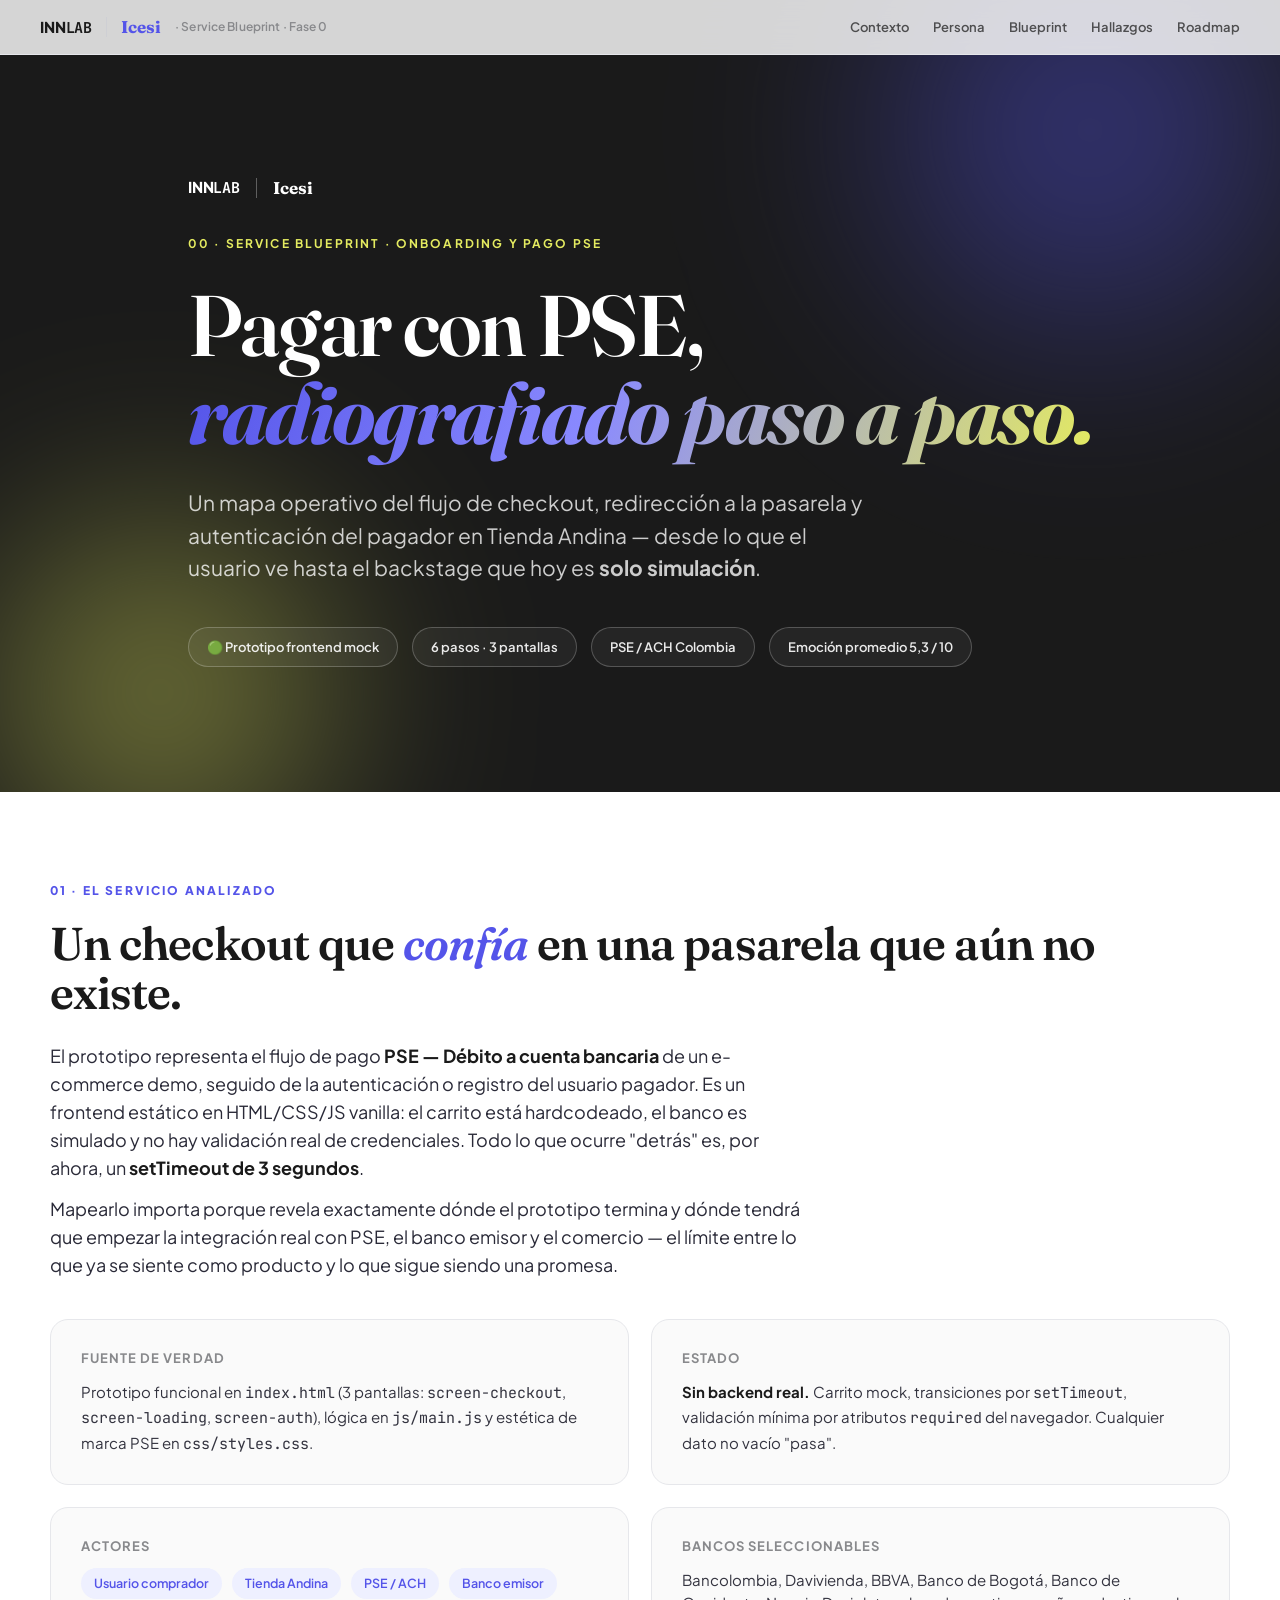
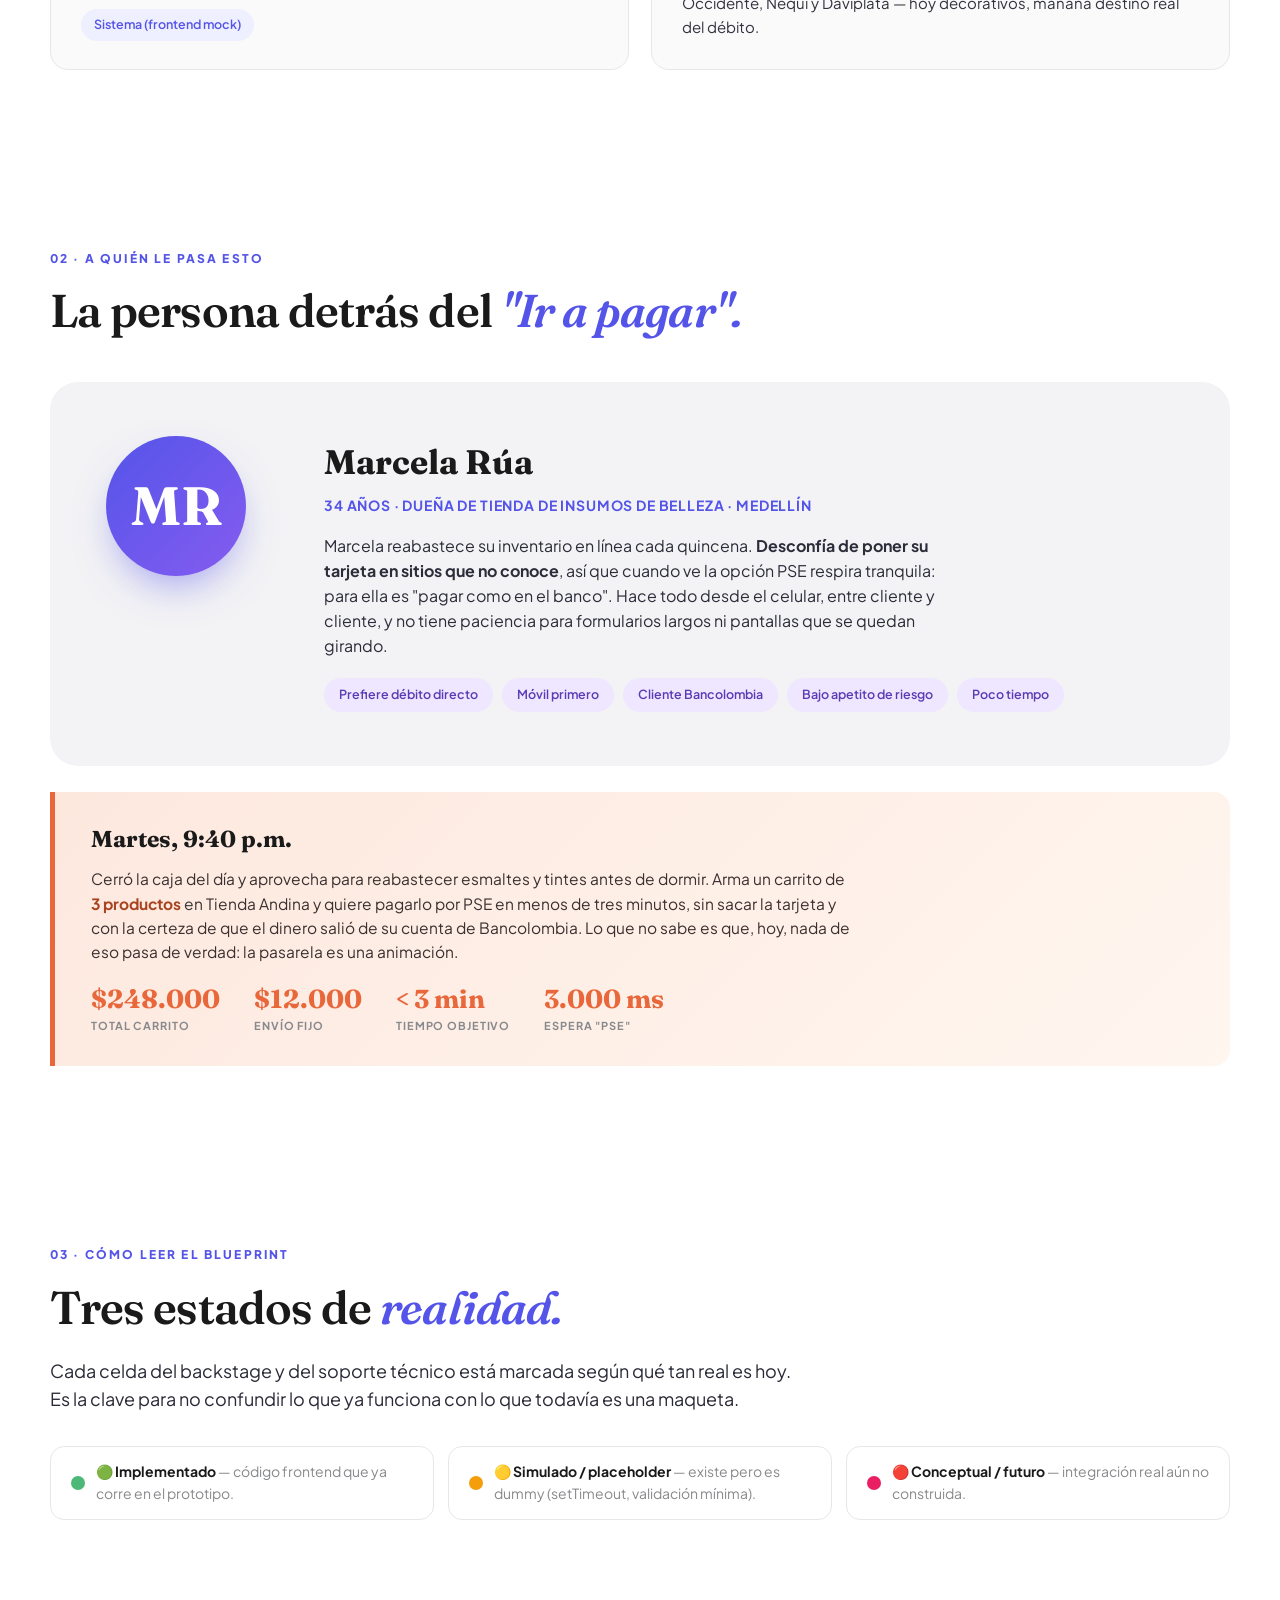
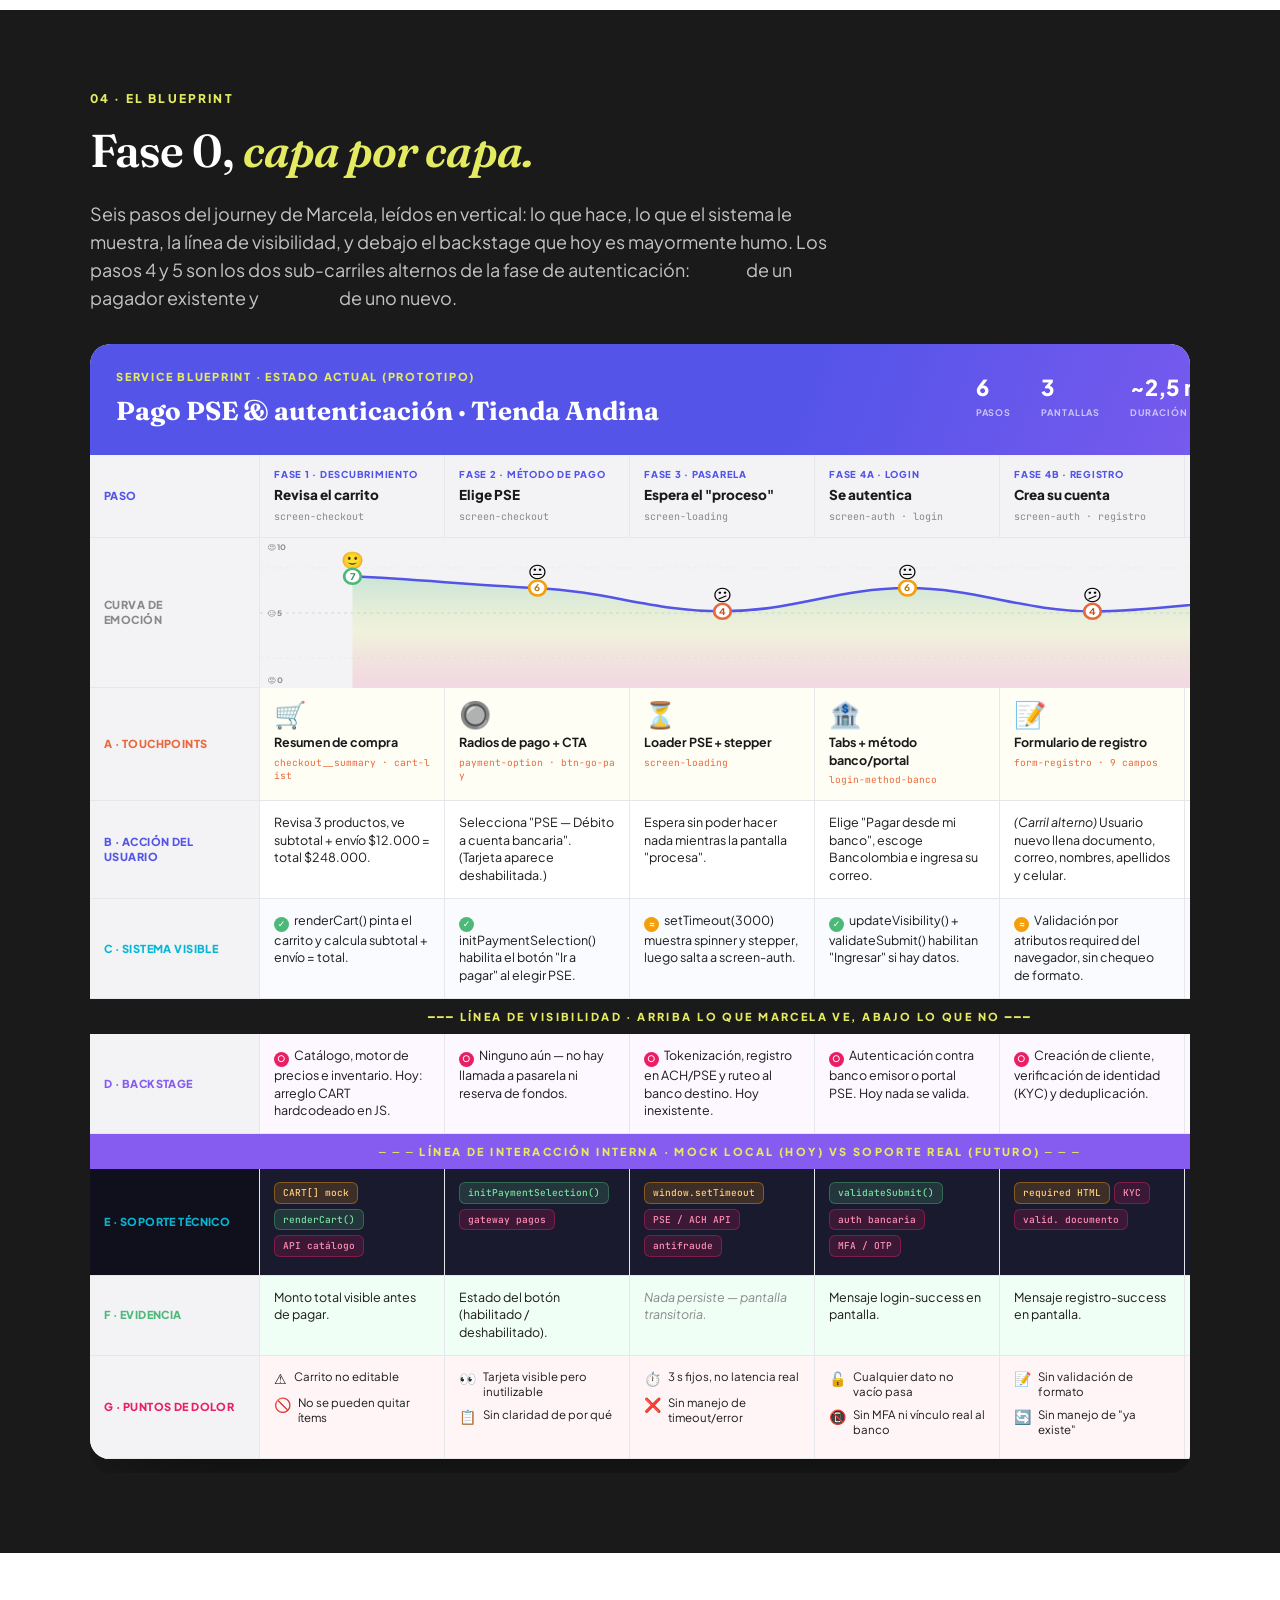
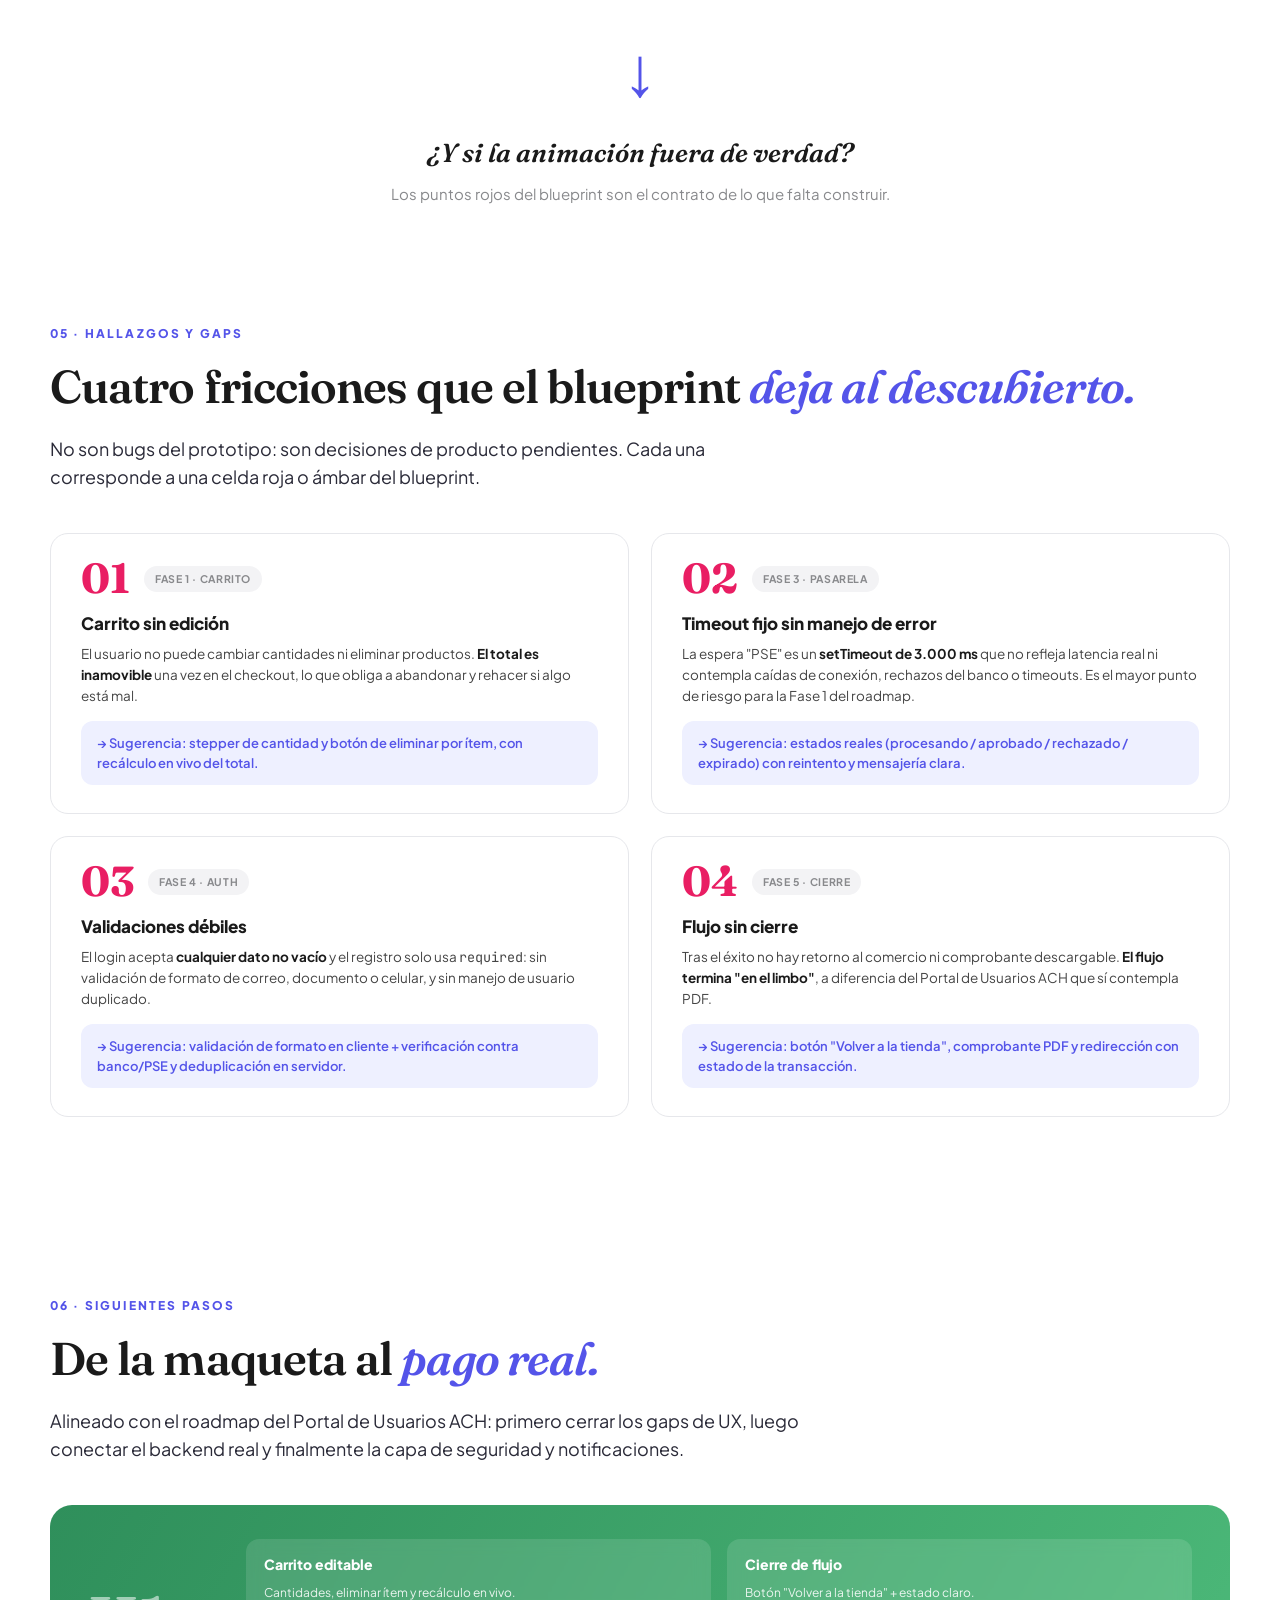
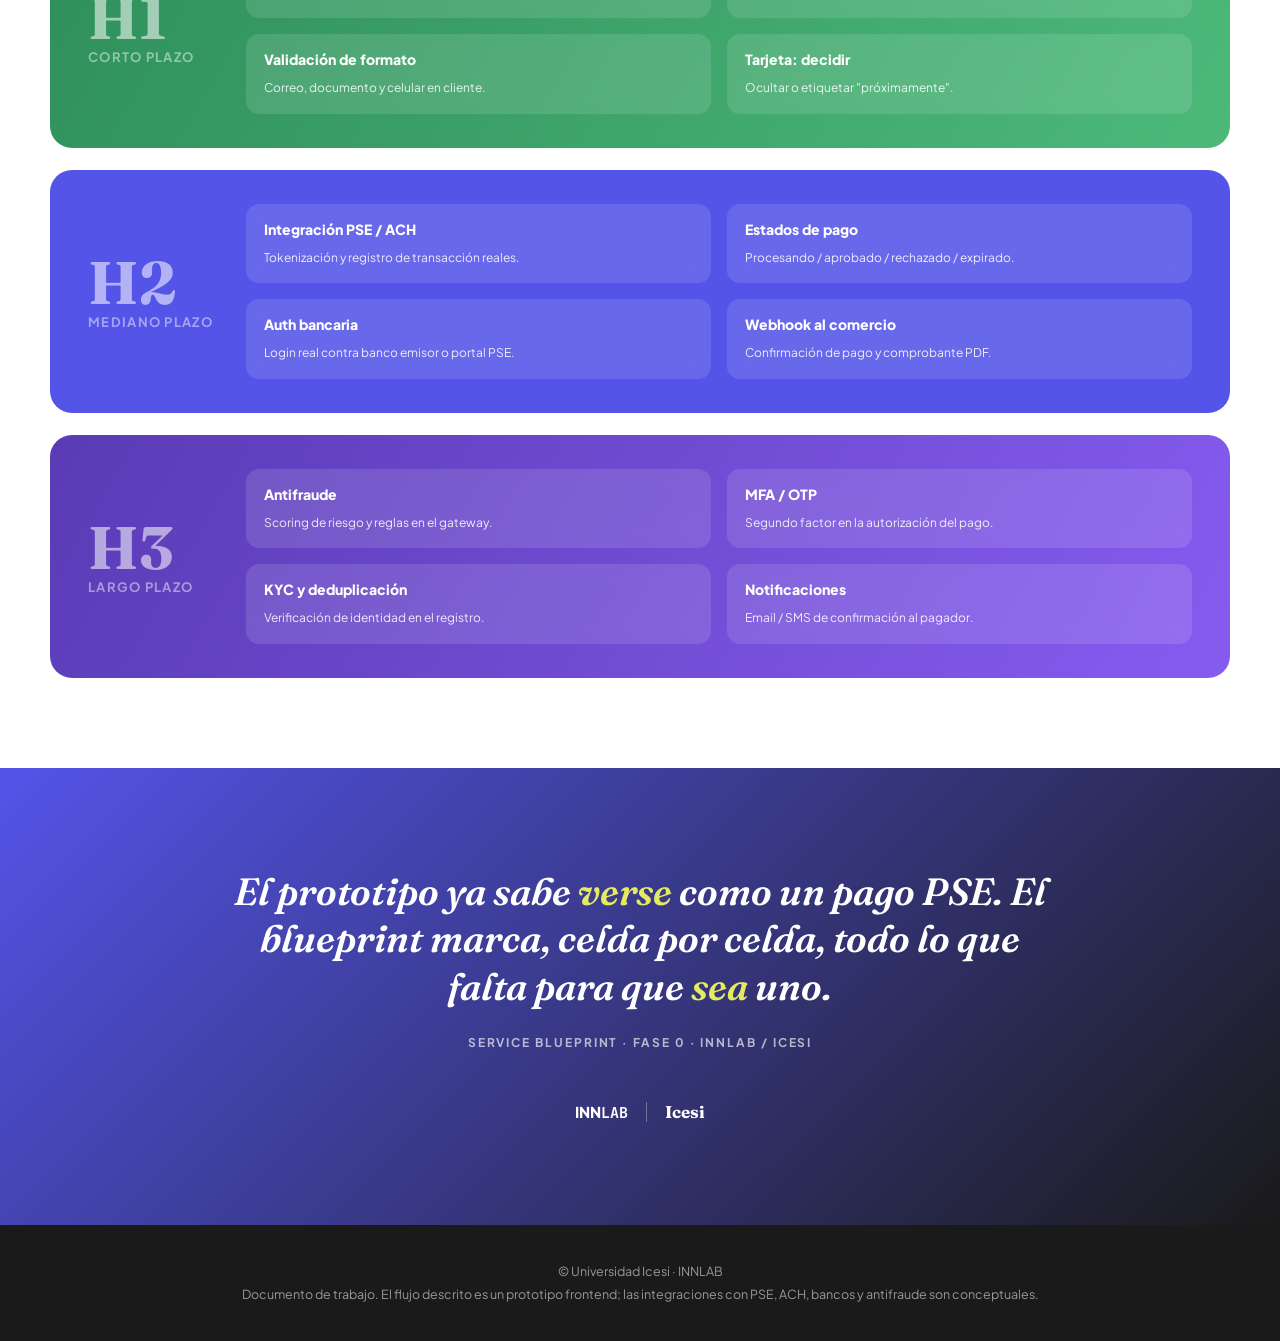
<file: References/08_blueprint_fase0_pse (1).html>
<!DOCTYPE html>
<html lang="es">
<head>
<meta charset="UTF-8">
<meta name="viewport" content="width=device-width, initial-scale=1.0">
<title>Service Blueprint · Fase 0 — Pago PSE / ACH Colombia</title>
<link rel="preconnect" href="https://fonts.googleapis.com">
<link rel="preconnect" href="https://fonts.gstatic.com" crossorigin>
<link href="https://fonts.googleapis.com/css2?family=Plus+Jakarta+Sans:wght@300;400;500;600;700;800;900&family=Fraunces:ital,wght@0,400;0,600;0,700;0,800;1,400;1,600;1,700&family=JetBrains+Mono:wght@400;500;700&display=swap" rel="stylesheet">
<style>
:root{
  --c-blue:#5454e9;
  --c-blue-dark:#3a3acc;
  --c-blue-deep:#5454e9;
  --c-blue-tint:#eef0ff;
  --c-yellow:#e4eb60;
  --c-orange:#e9683b;
  --c-orange-tint:#fde8de;
  --c-purple:#865cf0;
  --c-purple-tint:#efe6ff;
  --c-green:#4cb979;
  --c-green-tint:#def0e4;
  --c-red:#e91e63;
  --c-red-tint:#ffe0e8;
  --c-cyan:#06b6d4;
  --c-cyan-tint:#cefcff;
  --c-amber:#f59e0b;
  --c-ink:#1a1a1a;
  --c-ink-soft:#1a1a1a;
  --c-gray0:#fafafa;
  --c-gray05:#f3f3f5;
  --c-gray1:#88898c;
  --c-gray2:#cecfd4;
  --c-gray3:#e6e7eb;
  --c-paper:#ffffff;
}
*{margin:0;padding:0;box-sizing:border-box}
html{scroll-behavior:smooth}
body{
  font-family:'Plus Jakarta Sans',system-ui,sans-serif;
  color:var(--c-ink);
  background:var(--c-paper);
  line-height:1.55;
  -webkit-font-smoothing:antialiased;
}
em{font-style:italic}
.wrap{max-width:1180px;margin:0 auto;padding:0 40px}
.serif{font-family:'Fraunces',Georgia,serif}
.mono{font-family:'JetBrains Mono',monospace}

/* ---------- TOPNAV ---------- */
.topnav{
  position:fixed;top:0;left:0;right:0;z-index:50;
  display:flex;align-items:center;justify-content:space-between;
  padding:14px 40px;
  background:rgba(255,255,255,0.82);
  backdrop-filter:blur(14px);
  border-bottom:1px solid var(--c-gray3);
}
.topnav__brand{display:flex;align-items:center;gap:14px}
.brand-logo{font-weight:800;font-size:15px;letter-spacing:-0.01em}
.brand-logo .mono{font-weight:700}
.brand-divider{width:1px;height:20px;background:var(--c-gray2)}
.brand-icesi{font-family:'Fraunces',serif;font-weight:700;font-size:17px;color:var(--c-blue-deep)}
.topnav__title{font-size:12px;color:var(--c-gray1);font-weight:600;letter-spacing:0.01em}
.topnav__links{display:flex;gap:24px}
.topnav__links a{
  color:var(--c-ink);text-decoration:none;font-size:13px;font-weight:600;
  opacity:0.72;transition:opacity .2s;
}
.topnav__links a:hover{opacity:1}

/* ---------- HERO ---------- */
.hero{
  position:relative;min-height:88vh;
  display:flex;flex-direction:column;justify-content:center;
  background:var(--c-ink);color:#fff;overflow:hidden;
  padding:140px 0 90px;
}
.hero__bg{position:absolute;inset:0;z-index:0}
.hero__bg::before,.hero__bg::after{
  content:"";position:absolute;border-radius:50%;filter:blur(90px);opacity:0.55;
  animation:float 16s ease-in-out infinite;
}
.hero__bg::before{
  width:620px;height:620px;top:-180px;right:-120px;
  background:radial-gradient(circle,var(--c-blue) 0%,transparent 70%);
}
.hero__bg::after{
  width:520px;height:520px;bottom:-160px;left:-100px;
  background:radial-gradient(circle,var(--c-yellow) 0%,transparent 70%);
  animation-delay:-8s;
}
@keyframes float{0%,100%{transform:translate(0,0)}50%{transform:translate(30px,-30px)}}
.hero .wrap{position:relative;z-index:1}
.hero__eyebrow{
  font-size:12px;letter-spacing:0.18em;text-transform:uppercase;
  color:var(--c-yellow);font-weight:700;margin-bottom:28px;
}
.hero__title{
  font-family:'Fraunces',serif;font-weight:600;
  font-size:clamp(38px,7vw,86px);line-height:1.02;letter-spacing:-0.02em;
  margin-bottom:30px;
}
.hero__title em{
  font-style:italic;font-weight:700;
  background:linear-gradient(110deg,var(--c-blue) 0%,#8a8aff 45%,var(--c-yellow) 100%);
  -webkit-background-clip:text;background-clip:text;-webkit-text-fill-color:transparent;
}
.hero__sub{
  font-size:clamp(16px,2vw,21px);max-width:680px;color:rgba(255,255,255,0.78);
  font-weight:400;margin-bottom:42px;
}
.hero__meta{display:flex;flex-wrap:wrap;gap:14px}
.hero__chip{
  padding:9px 18px;border-radius:100px;font-size:13px;font-weight:600;
  border:1px solid rgba(255,255,255,0.22);background:rgba(255,255,255,0.05);
  color:rgba(255,255,255,0.9);
}
.hero__brand{display:flex;align-items:center;gap:16px;margin-bottom:34px}
.hero__brand .brand-logo{color:#fff}
.hero__brand .brand-icesi{color:#fff}
.hero__brand .brand-divider{background:rgba(255,255,255,0.3)}

/* ---------- SECTIONS ---------- */
section.block{padding:90px 0}
.eyebrow{
  font-size:12px;letter-spacing:0.18em;text-transform:uppercase;
  color:var(--c-blue);font-weight:800;margin-bottom:18px;
}
.section-title{
  font-family:'Fraunces',serif;font-weight:600;
  font-size:clamp(28px,4vw,46px);line-height:1.08;letter-spacing:-0.02em;
  margin-bottom:24px;
}
.section-title em{font-style:italic;color:var(--c-blue)}
.lead{font-size:18px;color:#2a2a38;max-width:760px;margin-bottom:14px}
.lead strong{font-weight:700;color:var(--c-ink)}

/* ---------- CONTEXT CARDS ---------- */
.ctx-grid{display:grid;grid-template-columns:repeat(2,1fr);gap:22px;margin-top:40px}
.ctx-card{
  border:1px solid var(--c-gray3);border-radius:18px;padding:28px 30px;
  background:var(--c-gray0);
}
.ctx-card h4{font-size:13px;text-transform:uppercase;letter-spacing:0.08em;color:var(--c-gray1);margin-bottom:12px;font-weight:700}
.ctx-card p{font-size:15px;color:#33333f}
.ctx-card p strong{color:var(--c-ink)}
.ctx-actors{display:flex;flex-wrap:wrap;gap:10px;margin-top:6px}
.actor-pill{
  font-size:12.5px;font-weight:600;padding:6px 13px;border-radius:100px;
  background:var(--c-blue-tint);color:var(--c-blue-deep);
}

/* ---------- PERSONA ---------- */
.persona{background:var(--c-gray05);border-radius:28px;padding:54px 56px;margin-top:46px;
  display:grid;grid-template-columns:170px 1fr;gap:48px;align-items:start}
.persona__avatar{
  width:140px;height:140px;border-radius:50%;
  display:flex;align-items:center;justify-content:center;
  font-family:'Fraunces',serif;font-weight:700;font-size:54px;color:#fff;
  background:linear-gradient(135deg,var(--c-blue) 0%,var(--c-purple) 100%);
  box-shadow:0 18px 40px -12px rgba(84,84,233,0.55);
}
.persona__name{font-family:'Fraunces',serif;font-weight:700;font-size:34px;margin-bottom:6px}
.persona__role{font-size:14px;color:var(--c-blue);font-weight:700;text-transform:uppercase;letter-spacing:0.06em;margin-bottom:18px}
.persona__bio{font-size:16px;color:#2c2c3a;max-width:640px;margin-bottom:20px}
.persona__bio strong{font-weight:700}
.persona__traits{display:flex;flex-wrap:wrap;gap:9px}
.trait{font-size:12.5px;font-weight:600;padding:7px 15px;border-radius:100px;background:var(--c-purple-tint);color:#5a3bb5}
.scenario{
  margin-top:26px;border-left:5px solid var(--c-orange);
  background:linear-gradient(135deg,var(--c-orange-tint) 0%,#fff6ef 100%);
  border-radius:0 16px 16px 0;padding:30px 36px;
}
.scenario h4{font-family:'Fraunces',serif;font-size:23px;font-weight:700;margin-bottom:10px}
.scenario p{font-size:15.5px;color:#3a3030;max-width:760px}
.scenario p strong{color:#a8431f}
.scenario__kpis{display:flex;gap:34px;margin-top:22px;flex-wrap:wrap}
.scenario__kpi b{display:block;font-family:'Fraunces',serif;font-size:26px;font-weight:700;color:var(--c-orange);line-height:1}
.scenario__kpi span{font-size:11px;text-transform:uppercase;letter-spacing:0.08em;color:var(--c-gray1);font-weight:700}

/* ---------- LEGEND ---------- */
.legend{display:flex;flex-wrap:wrap;gap:14px;margin-top:34px}
.legend__item{
  display:flex;align-items:center;gap:11px;
  border:1px solid var(--c-gray3);border-radius:14px;padding:14px 20px;background:#fff;
  font-size:14px;flex:1;min-width:260px;
}
.legend__dot{width:14px;height:14px;border-radius:50%;flex-shrink:0}
.legend__dot--g{background:var(--c-green)}
.legend__dot--a{background:var(--c-amber)}
.legend__dot--r{background:var(--c-red)}
.legend__item b{font-weight:700}
.legend__item span{color:var(--c-gray1)}

/* ---------- BLUEPRINT ---------- */
.bp-section{background:var(--c-ink);padding:80px 0;color:#fff}
.bp-section .eyebrow{color:var(--c-yellow)}
.bp-section .section-title{color:#fff}
.bp-section .section-title em{color:var(--c-yellow)}
.bp-section .lead{color:rgba(255,255,255,0.74)}
.scroll-hint{display:none;color:var(--c-yellow);font-size:13px;font-weight:600;margin:18px 0 8px}
.bp-scroll{overflow-x:auto;margin-top:32px;padding-bottom:14px;border-radius:20px}
.bp-wrap{min-width:1280px;border-radius:20px;overflow:hidden;background:#fff;color:var(--c-ink);
  box-shadow:0 30px 80px -30px rgba(0,0,0,0.6)}
.bp-grid{display:grid;grid-template-columns:170px repeat(6,1fr)}
.bp-cell{padding:13px 14px;border-right:1px solid var(--c-gray3);border-bottom:1px solid var(--c-gray3);font-size:12.5px;line-height:1.42}
.bp-cell:last-child{border-right:none}
.bp-label{
  font-weight:800;font-size:11px;text-transform:uppercase;letter-spacing:0.04em;
  display:flex;align-items:center;
  background:var(--c-gray05);
}

/* header row */
.bp-head{grid-column:1 / -1;
  background:linear-gradient(110deg,var(--c-blue-deep) 0%,var(--c-blue) 55%,var(--c-purple) 100%);
  color:#fff;padding:24px 26px;display:flex;align-items:center;justify-content:space-between;gap:20px;flex-wrap:wrap}
.bp-head__badge{font-size:11px;letter-spacing:0.16em;text-transform:uppercase;color:var(--c-yellow);font-weight:800;margin-bottom:6px}
.bp-head__title{font-family:'Fraunces',serif;font-size:26px;font-weight:700}
.bp-kpis{display:flex;gap:30px;flex-wrap:wrap}
.bp-kpi b{display:block;font-size:22px;font-weight:800;line-height:1}
.bp-kpi span{font-size:9px;text-transform:uppercase;letter-spacing:0.1em;opacity:0.65;font-weight:700}

/* steps header row */
.bp-step{background:var(--c-gray05)}
.bp-label--steps{color:var(--c-blue)}
.bp-step__phase{font-size:9.5px;text-transform:uppercase;letter-spacing:0.08em;color:var(--c-blue);font-weight:800;margin-bottom:4px}
.bp-step__title{font-weight:800;font-size:13.5px;color:var(--c-ink);margin-bottom:5px;text-transform:none;letter-spacing:0}
.bp-step__screen{font-family:'JetBrains Mono',monospace;font-size:10px;color:var(--c-gray1)}

/* emotion row */
.bp-emo-label{color:var(--c-gray1);background:var(--c-gray05)}
.bp-emotion{grid-column:2 / -1;background:var(--c-gray05);padding:0;position:relative}
.bp-emotion__svg{width:100%;height:150px;display:block}

/* touchpoints */
.bp-label--tp{color:var(--c-orange)}
.bp-tp{background:#fffef5}
.bp-tp__icon{font-size:26px;line-height:1;margin-bottom:7px}
.bp-tp__name{font-weight:700;font-size:12.5px;margin-bottom:4px}
.bp-tp__comp{font-family:'JetBrains Mono',monospace;font-size:9.5px;color:var(--c-orange);word-break:break-all}

/* frontstage user */
.bp-label--fu{color:var(--c-blue)}
.bp-fu{background:#fff}

/* frontstage system */
.bp-label--fs{color:var(--c-cyan)}
.bp-fs{background:#fafbff}
.status-dot{display:inline-flex;align-items:center;justify-content:center;width:15px;height:15px;border-radius:50%;font-size:9px;font-weight:800;color:#fff;margin-right:5px;vertical-align:-2px}
.status-dot--green{background:var(--c-green)}
.status-dot--amber{background:var(--c-amber)}
.status-dot--red{background:var(--c-red)}

/* visibility line */
.bp-line{grid-column:1 / -1;background:var(--c-ink);color:var(--c-yellow);
  text-align:center;font-size:11px;font-weight:800;letter-spacing:0.22em;text-transform:uppercase;padding:9px}
.bp-line--internal{background:var(--c-purple)}

/* backstage */
.bp-label--bs{color:var(--c-purple)}
.bp-bs{background:#fdf7ff}

/* tech support */
.bp-label--tech{color:var(--c-cyan);background:#10101c}
.bp-tech{background:#1a1a2e;color:#d9dae8}
.tech-tag{display:inline-block;font-family:'JetBrains Mono',monospace;font-size:9.5px;font-weight:500;
  padding:3px 8px;border-radius:6px;margin:0 4px 5px 0}
.tech-tag--real{background:rgba(76,185,121,0.18);color:#7be0a5;border:1px solid rgba(76,185,121,0.4)}
.tech-tag--mock{background:rgba(245,158,11,0.16);color:#ffce7a;border:1px solid rgba(245,158,11,0.4)}
.tech-tag--future{background:rgba(233,30,99,0.16);color:#ff8fb4;border:1px solid rgba(233,30,99,0.4)}

/* evidence */
.bp-label--ev{color:var(--c-green)}
.bp-ev{background:#f0fff5}
.bp-ev__none{color:var(--c-gray1);font-style:italic}

/* pain */
.bp-label--pain{color:var(--c-red)}
.bp-pain{background:#fff5f7}
.pain-item{display:flex;gap:7px;align-items:flex-start;margin-bottom:7px;font-size:11.5px;line-height:1.35}
.pain-item__icon{font-size:14px;flex-shrink:0}

/* ---------- GAPS ---------- */
.gaps-grid{display:grid;grid-template-columns:repeat(2,1fr);gap:22px;margin-top:42px}
.gap-card{border:1px solid var(--c-gray3);border-radius:18px;padding:28px 30px;background:#fff;position:relative}
.gap-card__head{display:flex;align-items:center;gap:14px;margin-bottom:14px}
.gap-card__num{font-family:'Fraunces',serif;font-size:42px;font-weight:700;color:var(--c-red);line-height:0.8}
.gap-card__phase{font-size:10.5px;font-weight:700;text-transform:uppercase;letter-spacing:0.06em;color:var(--c-gray1);background:var(--c-gray05);padding:5px 11px;border-radius:100px}
.gap-card h4{font-size:17px;font-weight:800;margin-bottom:8px}
.gap-card p{font-size:13.5px;color:#444;margin-bottom:14px}
.gap-card p strong{font-weight:700;color:var(--c-ink)}
.gap-card__sug{font-size:13px;background:var(--c-blue-tint);color:var(--c-blue-deep);border-radius:12px;padding:12px 16px;font-weight:600}

/* ---------- ROADMAP ---------- */
.roadmap{display:flex;flex-direction:column;gap:22px;margin-top:42px}
.horizon{border-radius:22px;padding:34px 38px;color:#fff;display:grid;grid-template-columns:130px 1fr;gap:28px;align-items:center}
.horizon--h1{background:linear-gradient(120deg,#2f8f5b 0%,var(--c-green) 100%)}
.horizon--h2{background:linear-gradient(120deg,var(--c-blue-deep) 0%,var(--c-blue) 100%)}
.horizon--h3{background:linear-gradient(120deg,#5a3bb5 0%,var(--c-purple) 100%)}
.horizon__badge{font-family:'Fraunces',serif;font-size:60px;font-weight:700;opacity:0.55;line-height:0.9}
.horizon__badge small{display:block;font-size:13px;letter-spacing:0.1em;text-transform:uppercase;opacity:0.85;font-family:'Plus Jakarta Sans',sans-serif;font-weight:700;margin-top:8px}
.horizon__items{display:grid;grid-template-columns:repeat(2,1fr);gap:16px}
.horizon__item{background:rgba(255,255,255,0.12);backdrop-filter:blur(8px);border-radius:13px;padding:15px 18px}
.horizon__item b{display:block;font-weight:800;font-size:14px;margin-bottom:3px}
.horizon__item span{font-size:12px;opacity:0.88}

/* ---------- TRANSITION ---------- */
.transition{text-align:center;padding:64px 0 30px}
.transition__arrow{font-family:'Fraunces',serif;font-size:70px;color:var(--c-blue);animation:arrowFall 2.2s ease-in-out infinite}
@keyframes arrowFall{0%,100%{transform:translateY(0)}50%{transform:translateY(12px)}}
.transition__quote{font-family:'Fraunces',serif;font-style:italic;font-size:26px;font-weight:600;margin-top:8px}
.transition__sub{color:var(--c-gray1);font-size:15px;margin-top:8px}

/* ---------- CLOSING ---------- */
.closing{background:linear-gradient(135deg,var(--c-blue-deep) 0%,var(--c-ink) 100%);color:#fff;padding:100px 0;text-align:center}
.closing__quote{font-family:'Fraunces',serif;font-style:italic;font-size:clamp(24px,3.5vw,38px);font-weight:600;max-width:840px;margin:0 auto 18px;line-height:1.25}
.closing__quote em{color:var(--c-yellow);font-style:italic}
.closing cite{display:block;font-style:normal;font-size:12px;letter-spacing:0.16em;text-transform:uppercase;color:rgba(255,255,255,0.65);font-weight:700;margin-top:24px}
.closing__brand{display:flex;align-items:center;justify-content:center;gap:18px;margin-top:46px}
.closing__brand .brand-logo,.closing__brand .brand-icesi{color:#fff}
.closing__brand .brand-divider{background:rgba(255,255,255,0.3)}

/* ---------- FOOTER ---------- */
footer{background:var(--c-ink);color:rgba(255,255,255,0.55);padding:34px 0;text-align:center;font-size:12.5px}
footer p{margin:3px 0}

/* ---------- RESPONSIVE ---------- */
@media (max-width:1024px){
  .ctx-grid,.gaps-grid{grid-template-columns:1fr}
  .persona{grid-template-columns:1fr;justify-items:center;text-align:center}
  .persona__bio{margin-left:auto;margin-right:auto}
  .persona__traits{justify-content:center}
  .horizon{grid-template-columns:1fr;text-align:center}
  .horizon__items{grid-template-columns:1fr}
  .scroll-hint{display:block}
}
@media (max-width:680px){
  .wrap{padding:0 24px}
  .topnav{padding:12px 24px}
  .topnav__links{display:none}
  .topnav__title{display:none}
  section.block{padding:62px 0}
  .persona{padding:34px 26px}
  .scenario__kpis{gap:22px}
}
</style>
</head>
<body>

<!-- ============ TOPNAV ============ -->
<nav class="topnav">
  <div class="topnav__brand">
    <span class="brand-logo">INN<span class="mono">LAB</span></span>
    <span class="brand-divider"></span>
    <span class="brand-icesi">Icesi</span>
    <span class="topnav__title">· Service Blueprint · Fase 0</span>
  </div>
  <div class="topnav__links">
    <a href="#contexto">Contexto</a>
    <a href="#persona">Persona</a>
    <a href="#blueprint">Blueprint</a>
    <a href="#gaps">Hallazgos</a>
    <a href="#roadmap">Roadmap</a>
  </div>
</nav>

<!-- ============ HERO ============ -->
<header class="hero">
  <div class="hero__bg"></div>
  <div class="wrap">
    <div class="hero__brand">
      <span class="brand-logo">INN<span class="mono">LAB</span></span>
      <span class="brand-divider"></span>
      <span class="brand-icesi">Icesi</span>
    </div>
    <p class="hero__eyebrow">00 · Service Blueprint · Onboarding y pago PSE</p>
    <h1 class="hero__title">Pagar con PSE,<br><em>radiografiado paso a paso.</em></h1>
    <p class="hero__sub">Un mapa operativo del flujo de checkout, redirección a la pasarela y autenticación del pagador en Tienda Andina — desde lo que el usuario ve hasta el backstage que hoy es <strong>solo simulación</strong>.</p>
    <div class="hero__meta">
      <span class="hero__chip">🟢 Prototipo frontend mock</span>
      <span class="hero__chip">6 pasos · 3 pantallas</span>
      <span class="hero__chip">PSE / ACH Colombia</span>
      <span class="hero__chip">Emoción promedio 5,3 / 10</span>
    </div>
  </div>
</header>

<!-- ============ CONTEXTO ============ -->
<section class="block wrap" id="contexto">
  <p class="eyebrow">01 · El servicio analizado</p>
  <h2 class="section-title">Un checkout que <em>confía</em> en una pasarela que aún no existe.</h2>
  <p class="lead">El prototipo representa el flujo de pago <strong>PSE — Débito a cuenta bancaria</strong> de un e-commerce demo, seguido de la autenticación o registro del usuario pagador. Es un frontend estático en HTML/CSS/JS vanilla: el carrito está hardcodeado, el banco es simulado y no hay validación real de credenciales. Todo lo que ocurre "detrás" es, por ahora, un <strong>setTimeout de 3 segundos</strong>.</p>
  <p class="lead">Mapearlo importa porque revela exactamente dónde el prototipo termina y dónde tendrá que empezar la integración real con PSE, el banco emisor y el comercio — el límite entre lo que ya se siente como producto y lo que sigue siendo una promesa.</p>

  <div class="ctx-grid">
    <div class="ctx-card">
      <h4>Fuente de verdad</h4>
      <p>Prototipo funcional en <span class="mono">index.html</span> (3 pantallas: <span class="mono">screen-checkout</span>, <span class="mono">screen-loading</span>, <span class="mono">screen-auth</span>), lógica en <span class="mono">js/main.js</span> y estética de marca PSE en <span class="mono">css/styles.css</span>.</p>
    </div>
    <div class="ctx-card">
      <h4>Estado</h4>
      <p><strong>Sin backend real.</strong> Carrito mock, transiciones por <span class="mono">setTimeout</span>, validación mínima por atributos <span class="mono">required</span> del navegador. Cualquier dato no vacío "pasa".</p>
    </div>
    <div class="ctx-card">
      <h4>Actores</h4>
      <div class="ctx-actors">
        <span class="actor-pill">Usuario comprador</span>
        <span class="actor-pill">Tienda Andina</span>
        <span class="actor-pill">PSE / ACH</span>
        <span class="actor-pill">Banco emisor</span>
        <span class="actor-pill">Sistema (frontend mock)</span>
      </div>
    </div>
    <div class="ctx-card">
      <h4>Bancos seleccionables</h4>
      <p>Bancolombia, Davivienda, BBVA, Banco de Bogotá, Banco de Occidente, Nequi y Daviplata — hoy decorativos, mañana destino real del débito.</p>
    </div>
  </div>
</section>

<!-- ============ PERSONA ============ -->
<section class="block wrap" id="persona">
  <p class="eyebrow">02 · A quién le pasa esto</p>
  <h2 class="section-title">La persona detrás del <em>"Ir a pagar".</em></h2>

  <div class="persona">
    <div class="persona__avatar">MR</div>
    <div>
      <div class="persona__name serif">Marcela Rúa</div>
      <div class="persona__role">34 años · Dueña de tienda de insumos de belleza · Medellín</div>
      <p class="persona__bio">Marcela reabastece su inventario en línea cada quincena. <strong>Desconfía de poner su tarjeta en sitios que no conoce</strong>, así que cuando ve la opción PSE respira tranquila: para ella es "pagar como en el banco". Hace todo desde el celular, entre cliente y cliente, y no tiene paciencia para formularios largos ni pantallas que se quedan girando.</p>
      <div class="persona__traits">
        <span class="trait">Prefiere débito directo</span>
        <span class="trait">Móvil primero</span>
        <span class="trait">Cliente Bancolombia</span>
        <span class="trait">Bajo apetito de riesgo</span>
        <span class="trait">Poco tiempo</span>
      </div>
    </div>
  </div>

  <div class="scenario">
    <h4 class="serif">Martes, 9:40 p.m.</h4>
    <p>Cerró la caja del día y aprovecha para reabastecer esmaltes y tintes antes de dormir. Arma un carrito de <strong>3 productos</strong> en Tienda Andina y quiere pagarlo por PSE en menos de tres minutos, sin sacar la tarjeta y con la certeza de que el dinero salió de su cuenta de Bancolombia. Lo que no sabe es que, hoy, nada de eso pasa de verdad: la pasarela es una animación.</p>
    <div class="scenario__kpis">
      <div class="scenario__kpi"><b>$248.000</b><span>Total carrito</span></div>
      <div class="scenario__kpi"><b>$12.000</b><span>Envío fijo</span></div>
      <div class="scenario__kpi"><b>&lt; 3 min</b><span>Tiempo objetivo</span></div>
      <div class="scenario__kpi"><b>3.000 ms</b><span>Espera "PSE"</span></div>
    </div>
  </div>
</section>

<!-- ============ LEYENDA ============ -->
<section class="block wrap">
  <p class="eyebrow">03 · Cómo leer el blueprint</p>
  <h2 class="section-title">Tres estados de <em>realidad.</em></h2>
  <p class="lead">Cada celda del backstage y del soporte técnico está marcada según qué tan real es hoy. Es la clave para no confundir lo que ya funciona con lo que todavía es una maqueta.</p>
  <div class="legend">
    <div class="legend__item"><span class="legend__dot legend__dot--g"></span><div><b>🟢 Implementado</b> <span>— código frontend que ya corre en el prototipo.</span></div></div>
    <div class="legend__item"><span class="legend__dot legend__dot--a"></span><div><b>🟡 Simulado / placeholder</b> <span>— existe pero es dummy (setTimeout, validación mínima).</span></div></div>
    <div class="legend__item"><span class="legend__dot legend__dot--r"></span><div><b>🔴 Conceptual / futuro</b> <span>— integración real aún no construida.</span></div></div>
  </div>
</section>

<!-- ============ BLUEPRINT ============ -->
<section class="bp-section" id="blueprint">
  <div class="wrap">
    <p class="eyebrow">04 · El blueprint</p>
    <h2 class="section-title">Fase 0, <em>capa por capa.</em></h2>
    <p class="lead">Seis pasos del journey de Marcela, leídos en vertical: lo que hace, lo que el sistema le muestra, la línea de visibilidad, y debajo el backstage que hoy es mayormente humo. Los pasos 4 y 5 son los dos sub-carriles alternos de la fase de autenticación: <strong>Login</strong> de un pagador existente y <strong>Registro</strong> de uno nuevo.</p>
    <p class="scroll-hint">→ Desliza horizontalmente para ver el blueprint completo</p>

    <div class="bp-scroll">
      <div class="bp-wrap">
        <div class="bp-grid">

          <!-- HEADER ROW -->
          <div class="bp-head">
            <div>
              <div class="bp-head__badge">Service Blueprint · Estado actual (prototipo)</div>
              <div class="bp-head__title serif">Pago PSE & autenticación · Tienda Andina</div>
            </div>
            <div class="bp-kpis">
              <div class="bp-kpi"><b>6</b><span>Pasos</span></div>
              <div class="bp-kpi"><b>3</b><span>Pantallas</span></div>
              <div class="bp-kpi"><b>~2,5 min</b><span>Duración</span></div>
              <div class="bp-kpi"><b>5,3</b><span>Emoción prom.</span></div>
            </div>
          </div>

          <!-- STEPS HEADER -->
          <div class="bp-cell bp-label bp-label--steps">Paso</div>
          <div class="bp-cell bp-step"><div class="bp-step__phase">Fase 1 · Descubrimiento</div><div class="bp-step__title">Revisa el carrito</div><div class="bp-step__screen">screen-checkout</div></div>
          <div class="bp-cell bp-step"><div class="bp-step__phase">Fase 2 · Método de pago</div><div class="bp-step__title">Elige PSE</div><div class="bp-step__screen">screen-checkout</div></div>
          <div class="bp-cell bp-step"><div class="bp-step__phase">Fase 3 · Pasarela</div><div class="bp-step__title">Espera el "proceso"</div><div class="bp-step__screen">screen-loading</div></div>
          <div class="bp-cell bp-step"><div class="bp-step__phase">Fase 4A · Login</div><div class="bp-step__title">Se autentica</div><div class="bp-step__screen">screen-auth · login</div></div>
          <div class="bp-cell bp-step"><div class="bp-step__phase">Fase 4B · Registro</div><div class="bp-step__title">Crea su cuenta</div><div class="bp-step__screen">screen-auth · registro</div></div>
          <div class="bp-cell bp-step"><div class="bp-step__phase">Fase 5 · Confirmación</div><div class="bp-step__title">Recibe el "listo"</div><div class="bp-step__screen">form-success</div></div>

          <!-- EMOTION ROW -->
          <div class="bp-cell bp-label bp-emo-label">Curva de<br>emoción</div>
          <div class="bp-emotion">
            <svg class="bp-emotion__svg" viewBox="0 0 1200 180" preserveAspectRatio="none">
              <line x1="0" y1="36" x2="1200" y2="36" stroke="#e6e7eb" stroke-width="1" stroke-dasharray="3,4"/>
              <line x1="0" y1="90" x2="1200" y2="90" stroke="#cecfd4" stroke-width="1" stroke-dasharray="3,4"/>
              <line x1="0" y1="144" x2="1200" y2="144" stroke="#e6e7eb" stroke-width="1" stroke-dasharray="3,4"/>
              <text x="8" y="14" font-size="9" fill="#88898c" font-weight="700">😍 10</text>
              <text x="8" y="94" font-size="9" fill="#88898c" font-weight="700">😐 5</text>
              <text x="8" y="174" font-size="9" fill="#88898c" font-weight="700">😡 0</text>
              <defs>
                <linearGradient id="emoX" x1="0%" y1="0%" x2="0%" y2="100%">
                  <stop offset="0%" stop-color="#4cb979" stop-opacity="0.35"/>
                  <stop offset="50%" stop-color="#e4eb60" stop-opacity="0.25"/>
                  <stop offset="100%" stop-color="#e91e63" stop-opacity="0.18"/>
                </linearGradient>
              </defs>
              <!-- valores: 7,6,4,6,4,5  →  y = 144 - v*14 : 46,60,88,60,88,74 -->
              <path d="M 100 46 C 175 50, 225 56, 300 60 S 425 88, 500 88 S 625 60, 700 60 S 825 88, 900 88 S 1025 74, 1100 74 L 1100 180 L 100 180 Z" fill="url(#emoX)" opacity="0.7"/>
              <path d="M 100 46 C 175 50, 225 56, 300 60 S 425 88, 500 88 S 625 60, 700 60 S 825 88, 900 88 S 1025 74, 1100 74" stroke="#5454e9" stroke-width="3" fill="none" stroke-linecap="round"/>
              <!-- punto 1 v7 -->
              <text x="100" y="34" font-size="20" text-anchor="middle">🙂</text>
              <circle cx="100" cy="46" r="9" fill="#fff" stroke="#4cb979" stroke-width="3"/>
              <text x="100" y="50" font-size="11" font-weight="700" text-anchor="middle" fill="#2f8f5b">7</text>
              <!-- punto 2 v6 -->
              <text x="300" y="48" font-size="20" text-anchor="middle">😐</text>
              <circle cx="300" cy="60" r="9" fill="#fff" stroke="#f59e0b" stroke-width="3"/>
              <text x="300" y="64" font-size="11" font-weight="700" text-anchor="middle" fill="#b9760a">6</text>
              <!-- punto 3 v4 -->
              <text x="500" y="76" font-size="20" text-anchor="middle">😕</text>
              <circle cx="500" cy="88" r="9" fill="#fff" stroke="#e9683b" stroke-width="3"/>
              <text x="500" y="92" font-size="11" font-weight="700" text-anchor="middle" fill="#c14a21">4</text>
              <!-- punto 4 v6 -->
              <text x="700" y="48" font-size="20" text-anchor="middle">😐</text>
              <circle cx="700" cy="60" r="9" fill="#fff" stroke="#f59e0b" stroke-width="3"/>
              <text x="700" y="64" font-size="11" font-weight="700" text-anchor="middle" fill="#b9760a">6</text>
              <!-- punto 5 v4 -->
              <text x="900" y="76" font-size="20" text-anchor="middle">😕</text>
              <circle cx="900" cy="88" r="9" fill="#fff" stroke="#e9683b" stroke-width="3"/>
              <text x="900" y="92" font-size="11" font-weight="700" text-anchor="middle" fill="#c14a21">4</text>
              <!-- punto 6 v5 -->
              <text x="1100" y="62" font-size="20" text-anchor="middle">😐</text>
              <circle cx="1100" cy="74" r="9" fill="#fff" stroke="#f59e0b" stroke-width="3"/>
              <text x="1100" y="78" font-size="11" font-weight="700" text-anchor="middle" fill="#b9760a">5</text>
            </svg>
          </div>

          <!-- A · TOUCHPOINTS -->
          <div class="bp-cell bp-label bp-label--tp">A · Touchpoints</div>
          <div class="bp-cell bp-tp"><div class="bp-tp__icon">🛒</div><div class="bp-tp__name">Resumen de compra</div><div class="bp-tp__comp">checkout__summary · cart-list</div></div>
          <div class="bp-cell bp-tp"><div class="bp-tp__icon">🔘</div><div class="bp-tp__name">Radios de pago + CTA</div><div class="bp-tp__comp">payment-option · btn-go-pay</div></div>
          <div class="bp-cell bp-tp"><div class="bp-tp__icon">⏳</div><div class="bp-tp__name">Loader PSE + stepper</div><div class="bp-tp__comp">screen-loading</div></div>
          <div class="bp-cell bp-tp"><div class="bp-tp__icon">🏦</div><div class="bp-tp__name">Tabs + método banco/portal</div><div class="bp-tp__comp">login-method-banco</div></div>
          <div class="bp-cell bp-tp"><div class="bp-tp__icon">📝</div><div class="bp-tp__name">Formulario de registro</div><div class="bp-tp__comp">form-registro · 9 campos</div></div>
          <div class="bp-cell bp-tp"><div class="bp-tp__icon">✅</div><div class="bp-tp__name">Mensaje de éxito</div><div class="bp-tp__comp">form-success</div></div>

          <!-- B · FRONTSTAGE USUARIO -->
          <div class="bp-cell bp-label bp-label--fu">B · Acción del usuario</div>
          <div class="bp-cell bp-fu">Revisa 3 productos, ve subtotal + envío $12.000 = total $248.000.</div>
          <div class="bp-cell bp-fu">Selecciona "PSE — Débito a cuenta bancaria". (Tarjeta aparece deshabilitada.)</div>
          <div class="bp-cell bp-fu">Espera sin poder hacer nada mientras la pantalla "procesa".</div>
          <div class="bp-cell bp-fu">Elige "Pagar desde mi banco", escoge Bancolombia e ingresa su correo.</div>
          <div class="bp-cell bp-fu"><em>(Carril alterno)</em> Usuario nuevo llena documento, correo, nombres, apellidos y celular.</div>
          <div class="bp-cell bp-fu">Lee "¡Formulario enviado!" y asume que el pago quedó hecho.</div>

          <!-- C · FRONTSTAGE SISTEMA -->
          <div class="bp-cell bp-label bp-label--fs">C · Sistema visible</div>
          <div class="bp-cell bp-fs"><span class="status-dot status-dot--green">✓</span>renderCart() pinta el carrito y calcula subtotal + envío = total.</div>
          <div class="bp-cell bp-fs"><span class="status-dot status-dot--green">✓</span>initPaymentSelection() habilita el botón "Ir a pagar" al elegir PSE.</div>
          <div class="bp-cell bp-fs"><span class="status-dot status-dot--amber">≈</span>setTimeout(3000) muestra spinner y stepper, luego salta a screen-auth.</div>
          <div class="bp-cell bp-fs"><span class="status-dot status-dot--green">✓</span>updateVisibility() + validateSubmit() habilitan "Ingresar" si hay datos.</div>
          <div class="bp-cell bp-fs"><span class="status-dot status-dot--amber">≈</span>Validación por atributos required del navegador, sin chequeo de formato.</div>
          <div class="bp-cell bp-fs"><span class="status-dot status-dot--green">✓</span>Oculta el formulario y revela el bloque de éxito.</div>

          <!-- VISIBILITY LINE -->
          <div class="bp-line">━━━  Línea de visibilidad  ·  arriba lo que Marcela ve, abajo lo que no  ━━━</div>

          <!-- D · BACKSTAGE -->
          <div class="bp-cell bp-label bp-label--bs">D · Backstage</div>
          <div class="bp-cell bp-bs"><span class="status-dot status-dot--red">○</span>Catálogo, motor de precios e inventario. Hoy: arreglo CART hardcodeado en JS.</div>
          <div class="bp-cell bp-bs"><span class="status-dot status-dot--red">○</span>Ninguno aún — no hay llamada a pasarela ni reserva de fondos.</div>
          <div class="bp-cell bp-bs"><span class="status-dot status-dot--red">○</span>Tokenización, registro en ACH/PSE y ruteo al banco destino. Hoy inexistente.</div>
          <div class="bp-cell bp-bs"><span class="status-dot status-dot--red">○</span>Autenticación contra banco emisor o portal PSE. Hoy nada se valida.</div>
          <div class="bp-cell bp-bs"><span class="status-dot status-dot--red">○</span>Creación de cliente, verificación de identidad (KYC) y deduplicación.</div>
          <div class="bp-cell bp-bs"><span class="status-dot status-dot--red">○</span>Notificación al comercio, generación de comprobante y webhook de cierre.</div>

          <!-- INTERNAL INTERACTION LINE -->
          <div class="bp-line bp-line--internal">─ ─ ─  Línea de interacción interna  ·  mock local (hoy)  vs  soporte real (futuro)  ─ ─ ─</div>

          <!-- E · SOPORTE TÉCNICO -->
          <div class="bp-cell bp-label bp-label--tech">E · Soporte técnico</div>
          <div class="bp-cell bp-tech"><span class="tech-tag tech-tag--mock">CART[] mock</span><span class="tech-tag tech-tag--real">renderCart()</span><span class="tech-tag tech-tag--future">API catálogo</span></div>
          <div class="bp-cell bp-tech"><span class="tech-tag tech-tag--real">initPaymentSelection()</span><span class="tech-tag tech-tag--future">gateway pagos</span></div>
          <div class="bp-cell bp-tech"><span class="tech-tag tech-tag--mock">window.setTimeout</span><span class="tech-tag tech-tag--future">PSE / ACH API</span><span class="tech-tag tech-tag--future">antifraude</span></div>
          <div class="bp-cell bp-tech"><span class="tech-tag tech-tag--real">validateSubmit()</span><span class="tech-tag tech-tag--future">auth bancaria</span><span class="tech-tag tech-tag--future">MFA / OTP</span></div>
          <div class="bp-cell bp-tech"><span class="tech-tag tech-tag--mock">required HTML</span><span class="tech-tag tech-tag--future">KYC</span><span class="tech-tag tech-tag--future">valid. documento</span></div>
          <div class="bp-cell bp-tech"><span class="tech-tag tech-tag--future">notificaciones</span><span class="tech-tag tech-tag--future">webhook comercio</span><span class="tech-tag tech-tag--future">PDF comprobante</span></div>

          <!-- F · EVIDENCIA -->
          <div class="bp-cell bp-label bp-label--ev">F · Evidencia</div>
          <div class="bp-cell bp-ev">Monto total visible antes de pagar.</div>
          <div class="bp-cell bp-ev">Estado del botón (habilitado / deshabilitado).</div>
          <div class="bp-cell bp-ev"><span class="bp-ev__none">Nada persiste — pantalla transitoria.</span></div>
          <div class="bp-cell bp-ev">Mensaje login-success en pantalla.</div>
          <div class="bp-cell bp-ev">Mensaje registro-success en pantalla.</div>
          <div class="bp-cell bp-ev">Mensaje de éxito. <span class="bp-ev__none">Sin comprobante descargable.</span></div>

          <!-- G · PAIN POINTS -->
          <div class="bp-cell bp-label bp-label--pain">G · Puntos de dolor</div>
          <div class="bp-cell bp-pain"><div class="pain-item"><span class="pain-item__icon">⚠️</span>Carrito no editable</div><div class="pain-item"><span class="pain-item__icon">🚫</span>No se pueden quitar ítems</div></div>
          <div class="bp-cell bp-pain"><div class="pain-item"><span class="pain-item__icon">👀</span>Tarjeta visible pero inutilizable</div><div class="pain-item"><span class="pain-item__icon">📋</span>Sin claridad de por qué</div></div>
          <div class="bp-cell bp-pain"><div class="pain-item"><span class="pain-item__icon">⏱️</span>3 s fijos, no latencia real</div><div class="pain-item"><span class="pain-item__icon">❌</span>Sin manejo de timeout/error</div></div>
          <div class="bp-cell bp-pain"><div class="pain-item"><span class="pain-item__icon">🔓</span>Cualquier dato no vacío pasa</div><div class="pain-item"><span class="pain-item__icon">📵</span>Sin MFA ni vínculo real al banco</div></div>
          <div class="bp-cell bp-pain"><div class="pain-item"><span class="pain-item__icon">📝</span>Sin validación de formato</div><div class="pain-item"><span class="pain-item__icon">🔄</span>Sin manejo de "ya existe"</div></div>
          <div class="bp-cell bp-pain"><div class="pain-item"><span class="pain-item__icon">🚪</span>Sin cierre ni retorno al comercio</div><div class="pain-item"><span class="pain-item__icon">🌫️</span>Flujo termina en el limbo</div></div>

        </div>
      </div>
    </div>
  </div>
</section>

<!-- ============ TRANSITION ============ -->
<section class="transition wrap">
  <div class="transition__arrow">↓</div>
  <p class="transition__quote serif">¿Y si la animación <em>fuera de verdad?</em></p>
  <p class="transition__sub">Los puntos rojos del blueprint son el contrato de lo que falta construir.</p>
</section>

<!-- ============ GAPS ============ -->
<section class="block wrap" id="gaps">
  <p class="eyebrow">05 · Hallazgos y gaps</p>
  <h2 class="section-title">Cuatro fricciones que el blueprint <em>deja al descubierto.</em></h2>
  <p class="lead">No son bugs del prototipo: son decisiones de producto pendientes. Cada una corresponde a una celda roja o ámbar del blueprint.</p>

  <div class="gaps-grid">
    <div class="gap-card">
      <div class="gap-card__head"><span class="gap-card__num serif">01</span><span class="gap-card__phase">Fase 1 · Carrito</span></div>
      <h4>Carrito sin edición</h4>
      <p>El usuario no puede cambiar cantidades ni eliminar productos. <strong>El total es inamovible</strong> una vez en el checkout, lo que obliga a abandonar y rehacer si algo está mal.</p>
      <div class="gap-card__sug">→ Sugerencia: stepper de cantidad y botón de eliminar por ítem, con recálculo en vivo del total.</div>
    </div>
    <div class="gap-card">
      <div class="gap-card__head"><span class="gap-card__num serif">02</span><span class="gap-card__phase">Fase 3 · Pasarela</span></div>
      <h4>Timeout fijo sin manejo de error</h4>
      <p>La espera "PSE" es un <strong>setTimeout de 3.000 ms</strong> que no refleja latencia real ni contempla caídas de conexión, rechazos del banco o timeouts. Es el mayor punto de riesgo para la Fase 1 del roadmap.</p>
      <div class="gap-card__sug">→ Sugerencia: estados reales (procesando / aprobado / rechazado / expirado) con reintento y mensajería clara.</div>
    </div>
    <div class="gap-card">
      <div class="gap-card__head"><span class="gap-card__num serif">03</span><span class="gap-card__phase">Fase 4 · Auth</span></div>
      <h4>Validaciones débiles</h4>
      <p>El login acepta <strong>cualquier dato no vacío</strong> y el registro solo usa <span class="mono">required</span>: sin validación de formato de correo, documento o celular, y sin manejo de usuario duplicado.</p>
      <div class="gap-card__sug">→ Sugerencia: validación de formato en cliente + verificación contra banco/PSE y deduplicación en servidor.</div>
    </div>
    <div class="gap-card">
      <div class="gap-card__head"><span class="gap-card__num serif">04</span><span class="gap-card__phase">Fase 5 · Cierre</span></div>
      <h4>Flujo sin cierre</h4>
      <p>Tras el éxito no hay retorno al comercio ni comprobante descargable. <strong>El flujo termina "en el limbo"</strong>, a diferencia del Portal de Usuarios ACH que sí contempla PDF.</p>
      <div class="gap-card__sug">→ Sugerencia: botón "Volver a la tienda", comprobante PDF y redirección con estado de la transacción.</div>
    </div>
  </div>
</section>

<!-- ============ ROADMAP ============ -->
<section class="block wrap" id="roadmap">
  <p class="eyebrow">06 · Siguientes pasos</p>
  <h2 class="section-title">De la maqueta al <em>pago real.</em></h2>
  <p class="lead">Alineado con el roadmap del Portal de Usuarios ACH: primero cerrar los gaps de UX, luego conectar el backend real y finalmente la capa de seguridad y notificaciones.</p>

  <div class="roadmap">
    <div class="horizon horizon--h1">
      <div class="horizon__badge serif">H1<small>Corto plazo</small></div>
      <div class="horizon__items">
        <div class="horizon__item"><b>Carrito editable</b><span>Cantidades, eliminar ítem y recálculo en vivo.</span></div>
        <div class="horizon__item"><b>Cierre de flujo</b><span>Botón "Volver a la tienda" + estado claro.</span></div>
        <div class="horizon__item"><b>Validación de formato</b><span>Correo, documento y celular en cliente.</span></div>
        <div class="horizon__item"><b>Tarjeta: decidir</b><span>Ocultar o etiquetar "próximamente".</span></div>
      </div>
    </div>
    <div class="horizon horizon--h2">
      <div class="horizon__badge serif">H2<small>Mediano plazo</small></div>
      <div class="horizon__items">
        <div class="horizon__item"><b>Integración PSE / ACH</b><span>Tokenización y registro de transacción reales.</span></div>
        <div class="horizon__item"><b>Estados de pago</b><span>Procesando / aprobado / rechazado / expirado.</span></div>
        <div class="horizon__item"><b>Auth bancaria</b><span>Login real contra banco emisor o portal PSE.</span></div>
        <div class="horizon__item"><b>Webhook al comercio</b><span>Confirmación de pago y comprobante PDF.</span></div>
      </div>
    </div>
    <div class="horizon horizon--h3">
      <div class="horizon__badge serif">H3<small>Largo plazo</small></div>
      <div class="horizon__items">
        <div class="horizon__item"><b>Antifraude</b><span>Scoring de riesgo y reglas en el gateway.</span></div>
        <div class="horizon__item"><b>MFA / OTP</b><span>Segundo factor en la autorización del pago.</span></div>
        <div class="horizon__item"><b>KYC y deduplicación</b><span>Verificación de identidad en el registro.</span></div>
        <div class="horizon__item"><b>Notificaciones</b><span>Email / SMS de confirmación al pagador.</span></div>
      </div>
    </div>
  </div>
</section>

<!-- ============ CLOSING ============ -->
<section class="closing">
  <div class="wrap">
    <p class="closing__quote serif">El prototipo ya sabe <em>verse</em> como un pago PSE. El blueprint marca, celda por celda, todo lo que falta para que <em>sea</em> uno.</p>
    <cite>Service Blueprint · Fase 0 · INNLAB / Icesi</cite>
    <div class="closing__brand">
      <span class="brand-logo">INN<span class="mono">LAB</span></span>
      <span class="brand-divider"></span>
      <span class="brand-icesi">Icesi</span>
    </div>
  </div>
</section>

<!-- ============ FOOTER ============ -->
<footer>
  <p>© Universidad Icesi · INNLAB</p>
  <p>Documento de trabajo. El flujo descrito es un prototipo frontend; las integraciones con PSE, ACH, bancos y antifraude son conceptuales.</p>
</footer>

</body>
</html>
</file>
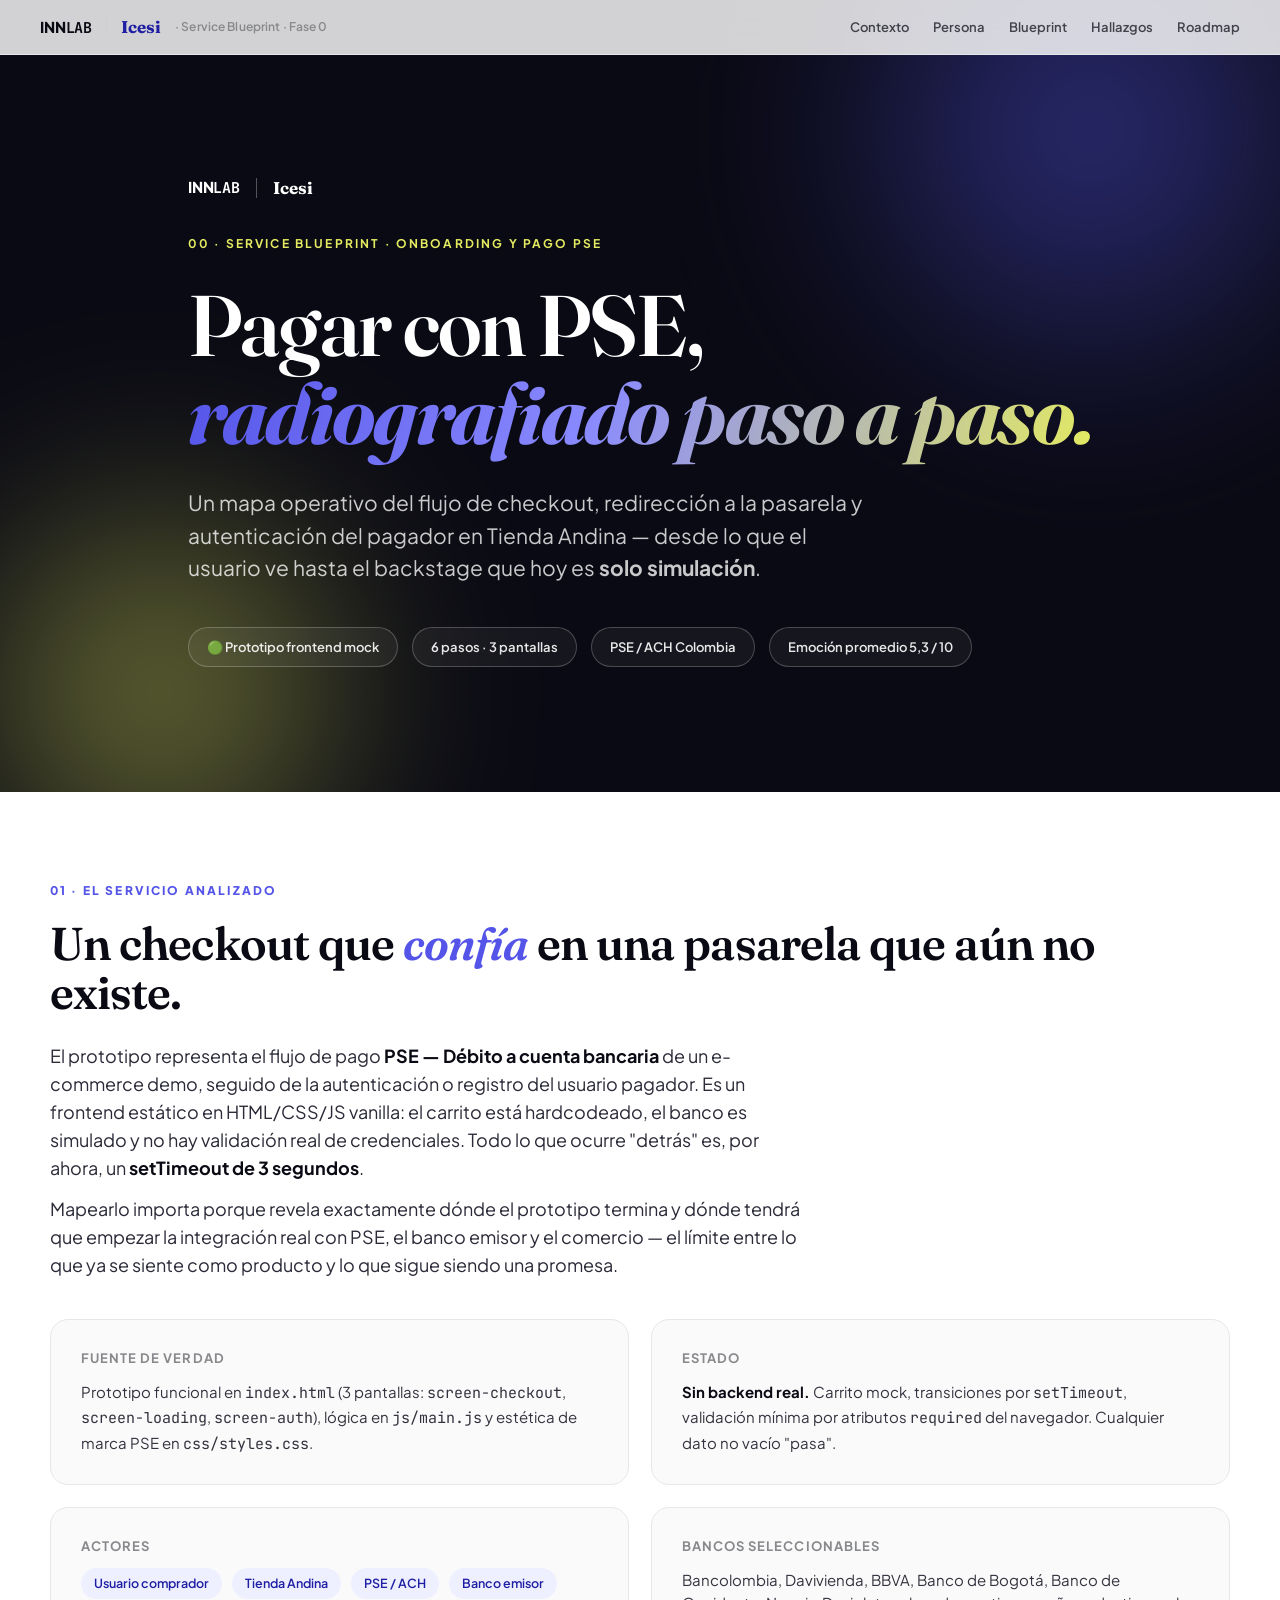
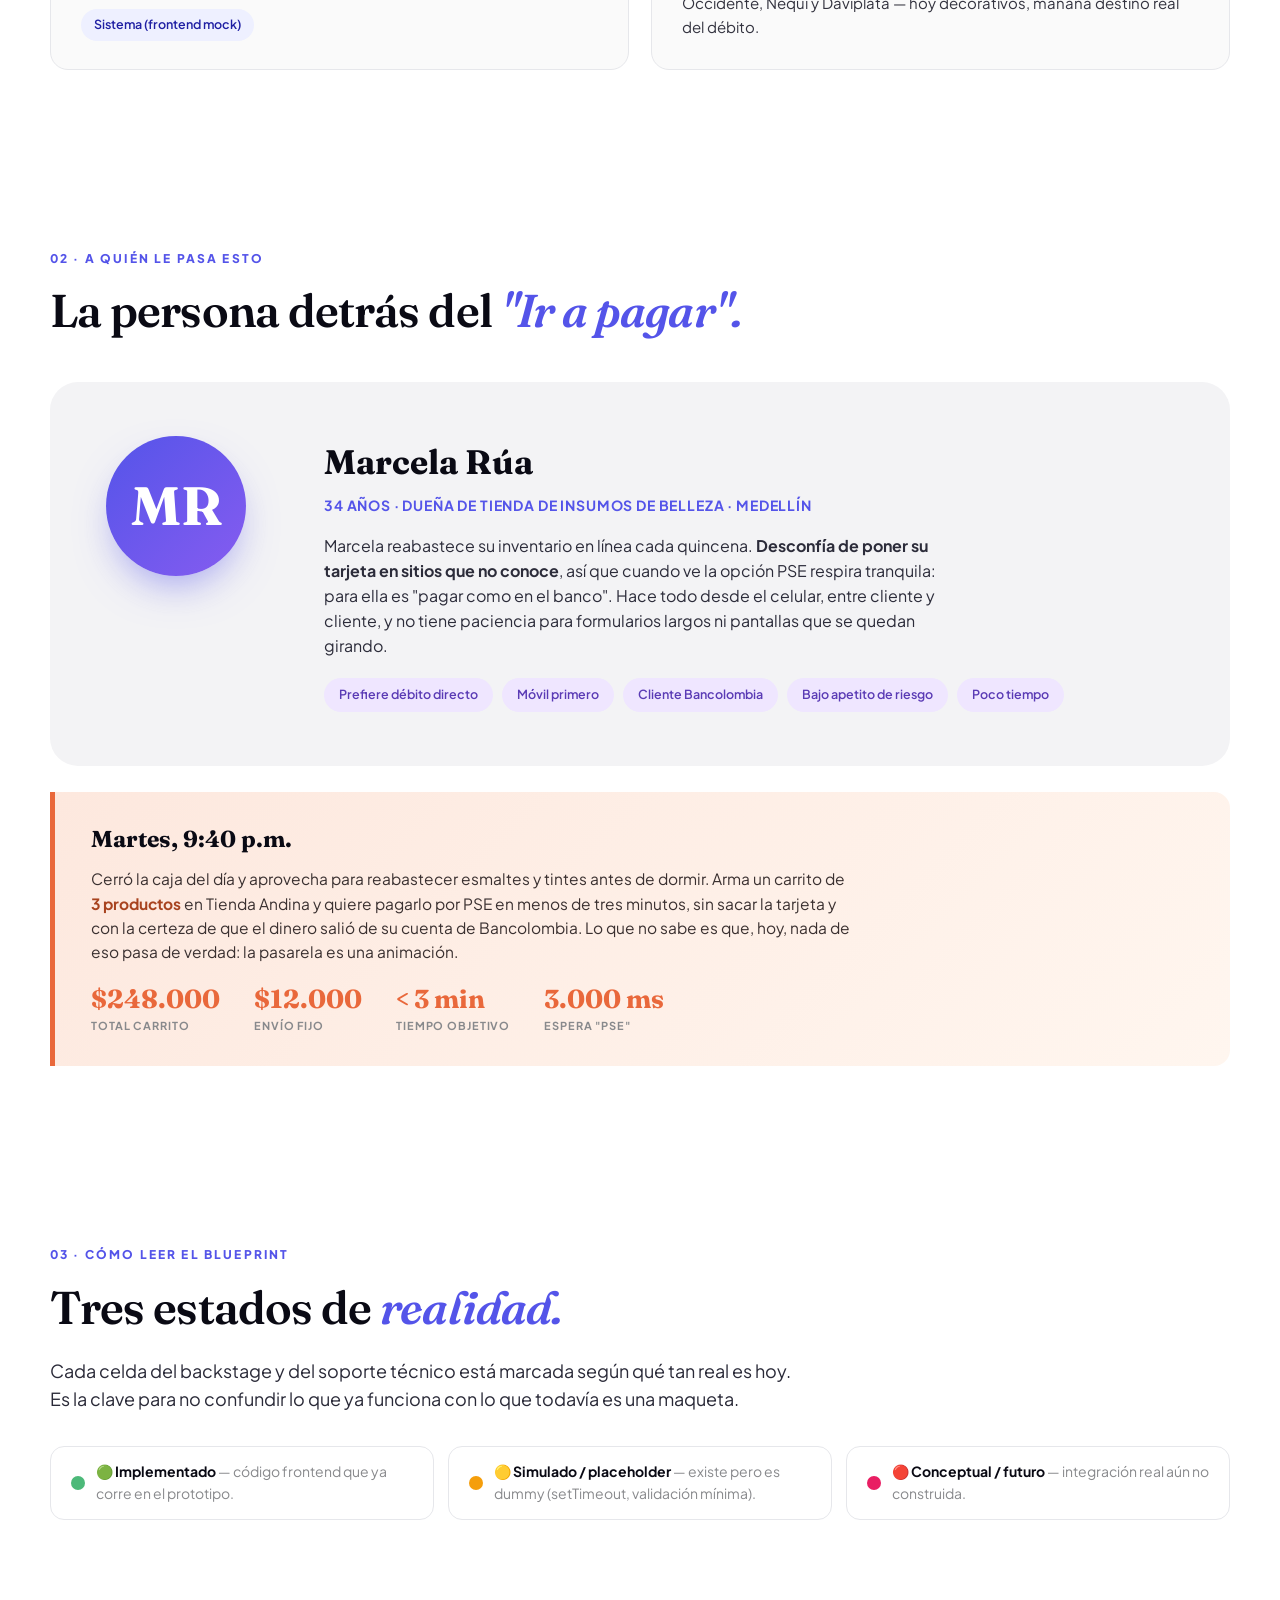
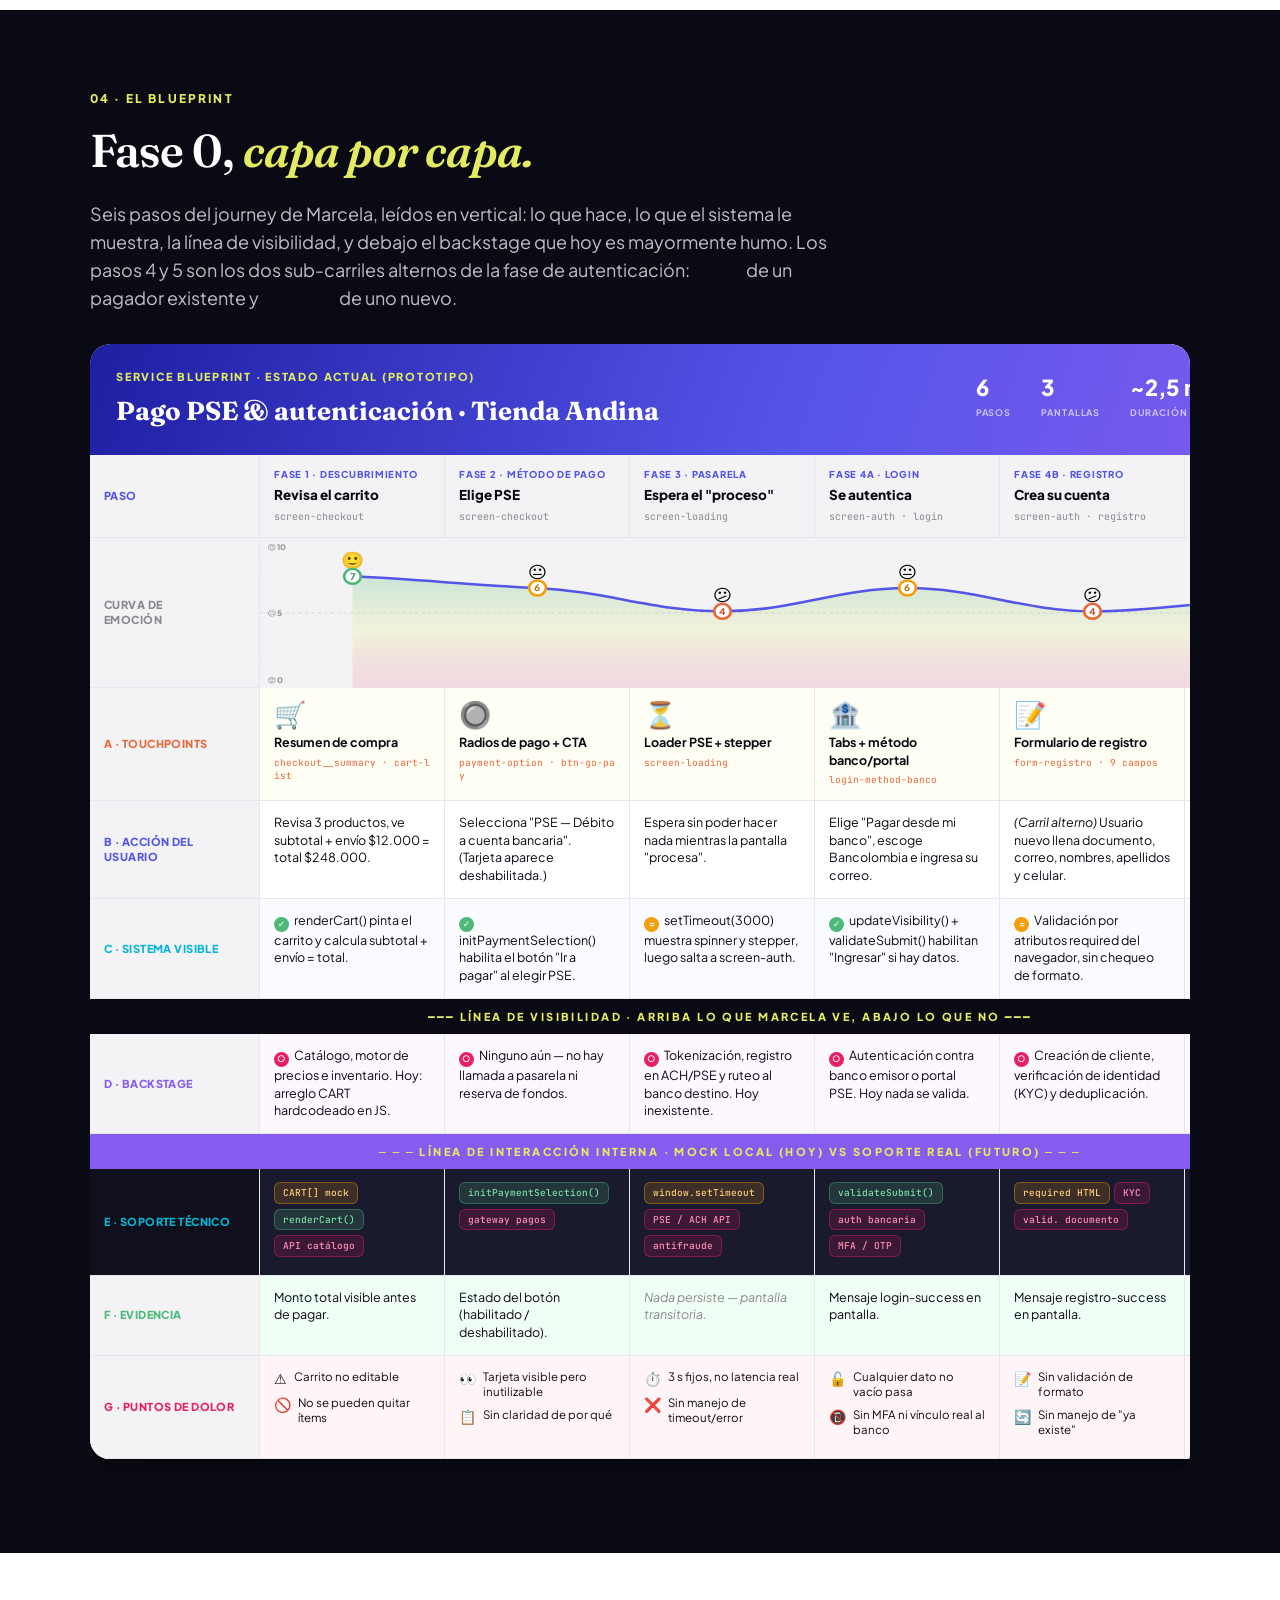
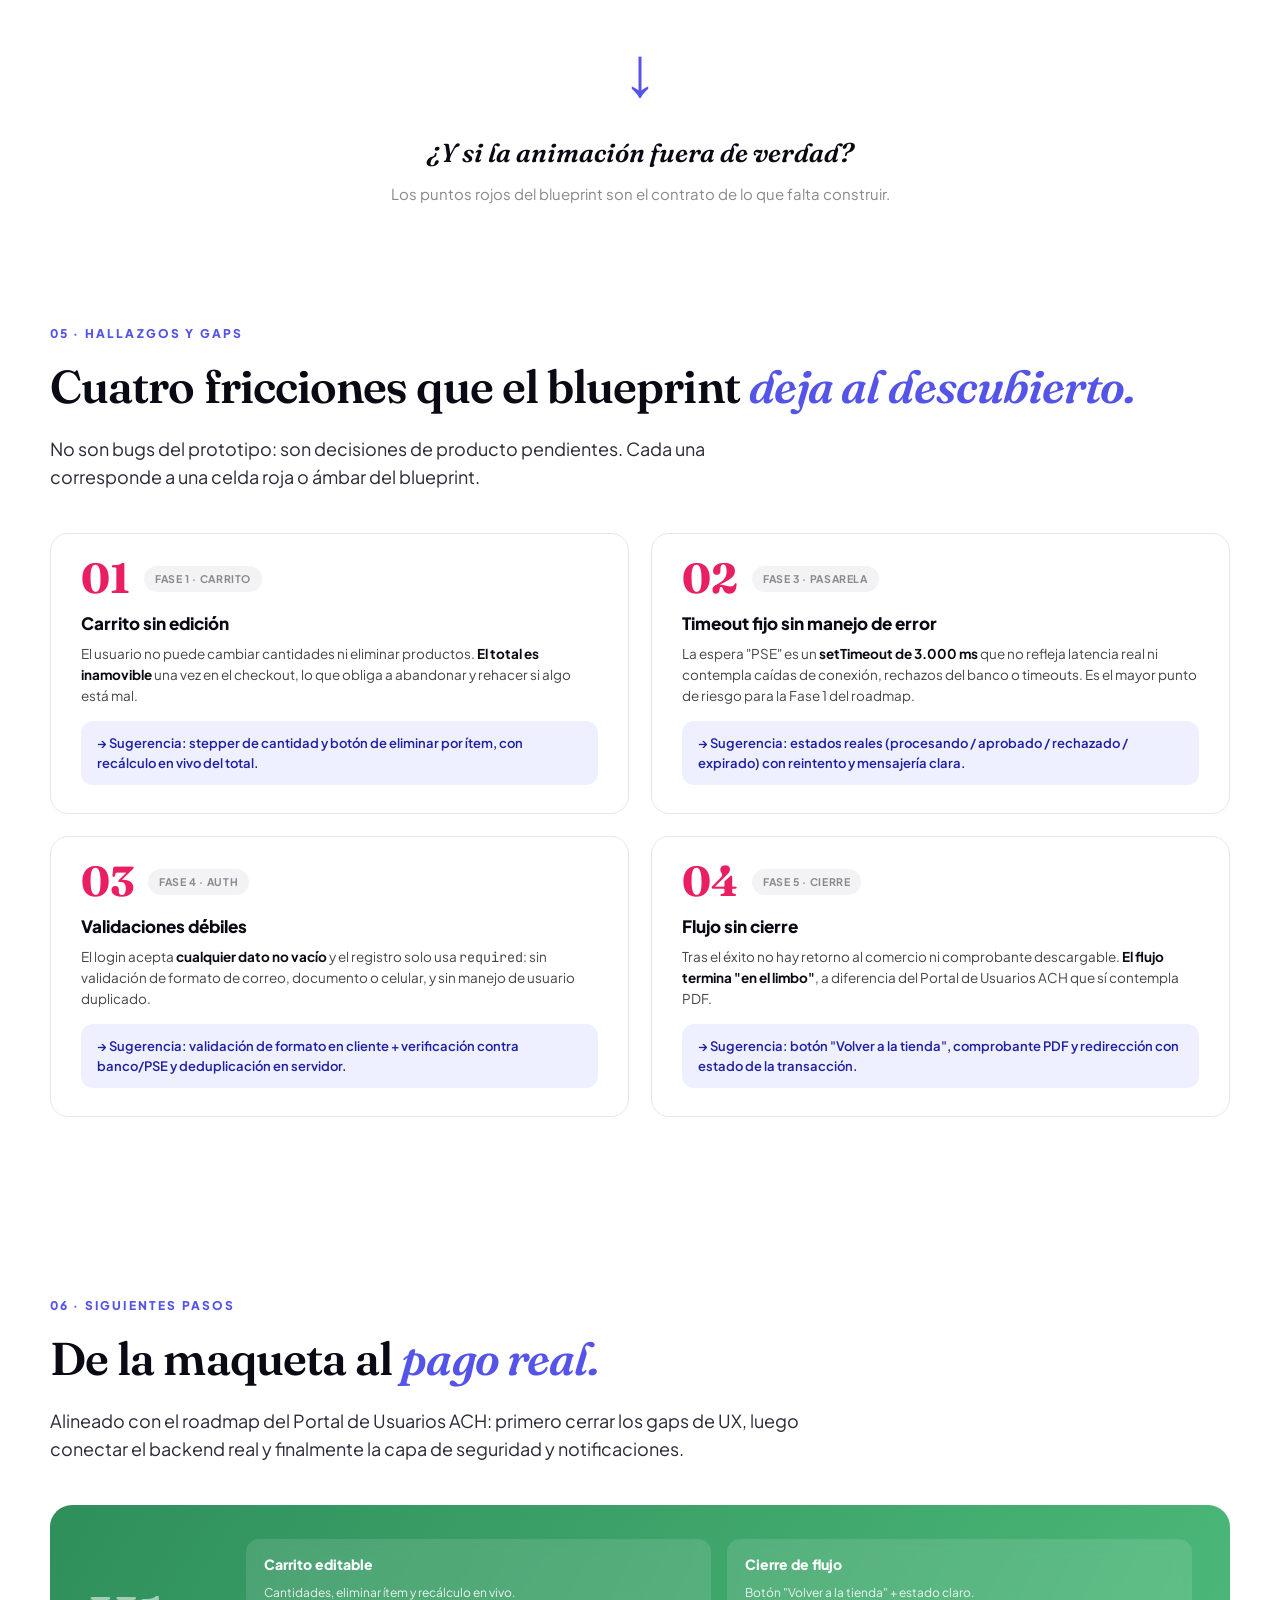
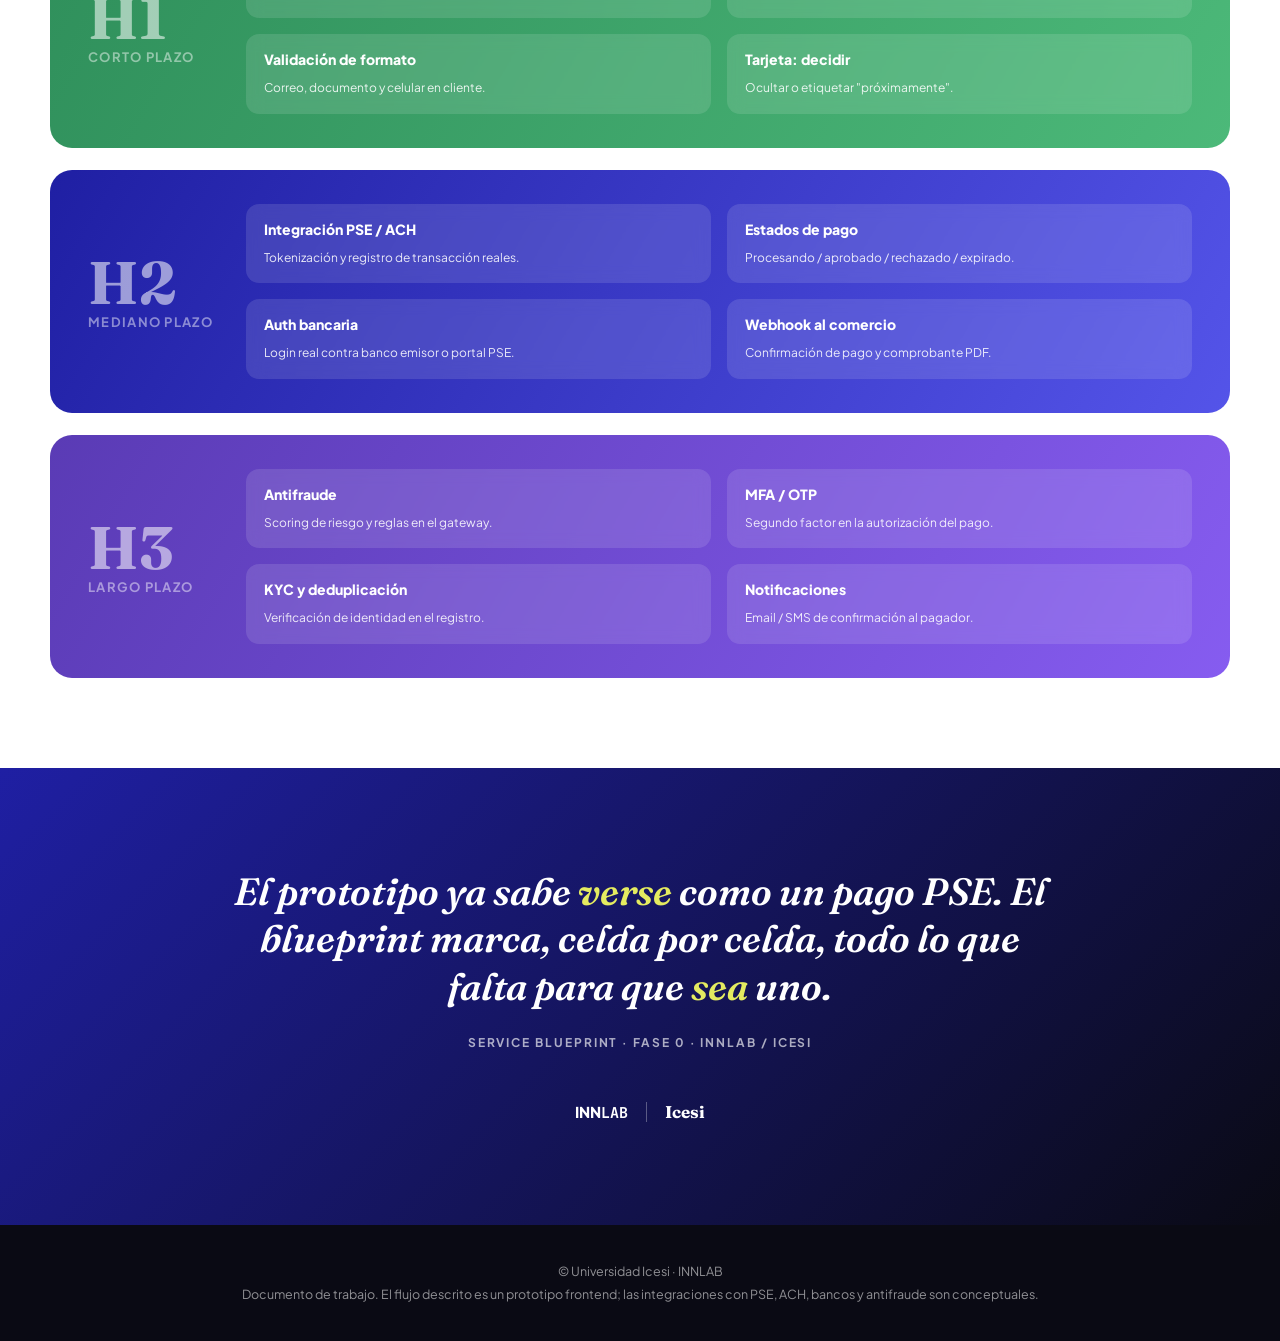
<file: References/08_blueprint_fase0_pse.html>
<!DOCTYPE html>
<html lang="es">
<head>
<meta charset="UTF-8">
<meta name="viewport" content="width=device-width, initial-scale=1.0">
<title>Service Blueprint · Fase 0 — Pago PSE / ACH Colombia</title>
<link rel="preconnect" href="https://fonts.googleapis.com">
<link rel="preconnect" href="https://fonts.gstatic.com" crossorigin>
<link href="https://fonts.googleapis.com/css2?family=Plus+Jakarta+Sans:wght@300;400;500;600;700;800;900&family=Fraunces:ital,wght@0,400;0,600;0,700;0,800;1,400;1,600;1,700&family=JetBrains+Mono:wght@400;500;700&display=swap" rel="stylesheet">
<style>
:root{
  --c-blue:#5454e9;
  --c-blue-dark:#3a3acc;
  --c-blue-deep:#1f1fa3;
  --c-blue-tint:#eef0ff;
  --c-yellow:#e4eb60;
  --c-orange:#e9683b;
  --c-orange-tint:#fde8de;
  --c-purple:#865cf0;
  --c-purple-tint:#efe6ff;
  --c-green:#4cb979;
  --c-green-tint:#def0e4;
  --c-red:#e91e63;
  --c-red-tint:#ffe0e8;
  --c-cyan:#06b6d4;
  --c-cyan-tint:#cefcff;
  --c-amber:#f59e0b;
  --c-ink:#0a0a14;
  --c-ink-soft:#1a1a2e;
  --c-gray0:#fafafa;
  --c-gray05:#f3f3f5;
  --c-gray1:#88898c;
  --c-gray2:#cecfd4;
  --c-gray3:#e6e7eb;
  --c-paper:#ffffff;
}
*{margin:0;padding:0;box-sizing:border-box}
html{scroll-behavior:smooth}
body{
  font-family:'Plus Jakarta Sans',system-ui,sans-serif;
  color:var(--c-ink);
  background:var(--c-paper);
  line-height:1.55;
  -webkit-font-smoothing:antialiased;
}
em{font-style:italic}
.wrap{max-width:1180px;margin:0 auto;padding:0 40px}
.serif{font-family:'Fraunces',Georgia,serif}
.mono{font-family:'JetBrains Mono',monospace}

/* ---------- TOPNAV ---------- */
.topnav{
  position:fixed;top:0;left:0;right:0;z-index:50;
  display:flex;align-items:center;justify-content:space-between;
  padding:14px 40px;
  background:rgba(255,255,255,0.82);
  backdrop-filter:blur(14px);
  border-bottom:1px solid var(--c-gray3);
}
.topnav__brand{display:flex;align-items:center;gap:14px}
.brand-logo{font-weight:800;font-size:15px;letter-spacing:-0.01em}
.brand-logo .mono{font-weight:700}
.brand-divider{width:1px;height:20px;background:var(--c-gray2)}
.brand-icesi{font-family:'Fraunces',serif;font-weight:700;font-size:17px;color:var(--c-blue-deep)}
.topnav__title{font-size:12px;color:var(--c-gray1);font-weight:600;letter-spacing:0.01em}
.topnav__links{display:flex;gap:24px}
.topnav__links a{
  color:var(--c-ink);text-decoration:none;font-size:13px;font-weight:600;
  opacity:0.72;transition:opacity .2s;
}
.topnav__links a:hover{opacity:1}

/* ---------- HERO ---------- */
.hero{
  position:relative;min-height:88vh;
  display:flex;flex-direction:column;justify-content:center;
  background:var(--c-ink);color:#fff;overflow:hidden;
  padding:140px 0 90px;
}
.hero__bg{position:absolute;inset:0;z-index:0}
.hero__bg::before,.hero__bg::after{
  content:"";position:absolute;border-radius:50%;filter:blur(90px);opacity:0.55;
  animation:float 16s ease-in-out infinite;
}
.hero__bg::before{
  width:620px;height:620px;top:-180px;right:-120px;
  background:radial-gradient(circle,var(--c-blue) 0%,transparent 70%);
}
.hero__bg::after{
  width:520px;height:520px;bottom:-160px;left:-100px;
  background:radial-gradient(circle,var(--c-yellow) 0%,transparent 70%);
  animation-delay:-8s;
}
@keyframes float{0%,100%{transform:translate(0,0)}50%{transform:translate(30px,-30px)}}
.hero .wrap{position:relative;z-index:1}
.hero__eyebrow{
  font-size:12px;letter-spacing:0.18em;text-transform:uppercase;
  color:var(--c-yellow);font-weight:700;margin-bottom:28px;
}
.hero__title{
  font-family:'Fraunces',serif;font-weight:600;
  font-size:clamp(38px,7vw,86px);line-height:1.02;letter-spacing:-0.02em;
  margin-bottom:30px;
}
.hero__title em{
  font-style:italic;font-weight:700;
  background:linear-gradient(110deg,var(--c-blue) 0%,#8a8aff 45%,var(--c-yellow) 100%);
  -webkit-background-clip:text;background-clip:text;-webkit-text-fill-color:transparent;
}
.hero__sub{
  font-size:clamp(16px,2vw,21px);max-width:680px;color:rgba(255,255,255,0.78);
  font-weight:400;margin-bottom:42px;
}
.hero__meta{display:flex;flex-wrap:wrap;gap:14px}
.hero__chip{
  padding:9px 18px;border-radius:100px;font-size:13px;font-weight:600;
  border:1px solid rgba(255,255,255,0.22);background:rgba(255,255,255,0.05);
  color:rgba(255,255,255,0.9);
}
.hero__brand{display:flex;align-items:center;gap:16px;margin-bottom:34px}
.hero__brand .brand-logo{color:#fff}
.hero__brand .brand-icesi{color:#fff}
.hero__brand .brand-divider{background:rgba(255,255,255,0.3)}

/* ---------- SECTIONS ---------- */
section.block{padding:90px 0}
.eyebrow{
  font-size:12px;letter-spacing:0.18em;text-transform:uppercase;
  color:var(--c-blue);font-weight:800;margin-bottom:18px;
}
.section-title{
  font-family:'Fraunces',serif;font-weight:600;
  font-size:clamp(28px,4vw,46px);line-height:1.08;letter-spacing:-0.02em;
  margin-bottom:24px;
}
.section-title em{font-style:italic;color:var(--c-blue)}
.lead{font-size:18px;color:#2a2a38;max-width:760px;margin-bottom:14px}
.lead strong{font-weight:700;color:var(--c-ink)}

/* ---------- CONTEXT CARDS ---------- */
.ctx-grid{display:grid;grid-template-columns:repeat(2,1fr);gap:22px;margin-top:40px}
.ctx-card{
  border:1px solid var(--c-gray3);border-radius:18px;padding:28px 30px;
  background:var(--c-gray0);
}
.ctx-card h4{font-size:13px;text-transform:uppercase;letter-spacing:0.08em;color:var(--c-gray1);margin-bottom:12px;font-weight:700}
.ctx-card p{font-size:15px;color:#33333f}
.ctx-card p strong{color:var(--c-ink)}
.ctx-actors{display:flex;flex-wrap:wrap;gap:10px;margin-top:6px}
.actor-pill{
  font-size:12.5px;font-weight:600;padding:6px 13px;border-radius:100px;
  background:var(--c-blue-tint);color:var(--c-blue-deep);
}

/* ---------- PERSONA ---------- */
.persona{background:var(--c-gray05);border-radius:28px;padding:54px 56px;margin-top:46px;
  display:grid;grid-template-columns:170px 1fr;gap:48px;align-items:start}
.persona__avatar{
  width:140px;height:140px;border-radius:50%;
  display:flex;align-items:center;justify-content:center;
  font-family:'Fraunces',serif;font-weight:700;font-size:54px;color:#fff;
  background:linear-gradient(135deg,var(--c-blue) 0%,var(--c-purple) 100%);
  box-shadow:0 18px 40px -12px rgba(84,84,233,0.55);
}
.persona__name{font-family:'Fraunces',serif;font-weight:700;font-size:34px;margin-bottom:6px}
.persona__role{font-size:14px;color:var(--c-blue);font-weight:700;text-transform:uppercase;letter-spacing:0.06em;margin-bottom:18px}
.persona__bio{font-size:16px;color:#2c2c3a;max-width:640px;margin-bottom:20px}
.persona__bio strong{font-weight:700}
.persona__traits{display:flex;flex-wrap:wrap;gap:9px}
.trait{font-size:12.5px;font-weight:600;padding:7px 15px;border-radius:100px;background:var(--c-purple-tint);color:#5a3bb5}
.scenario{
  margin-top:26px;border-left:5px solid var(--c-orange);
  background:linear-gradient(135deg,var(--c-orange-tint) 0%,#fff6ef 100%);
  border-radius:0 16px 16px 0;padding:30px 36px;
}
.scenario h4{font-family:'Fraunces',serif;font-size:23px;font-weight:700;margin-bottom:10px}
.scenario p{font-size:15.5px;color:#3a3030;max-width:760px}
.scenario p strong{color:#a8431f}
.scenario__kpis{display:flex;gap:34px;margin-top:22px;flex-wrap:wrap}
.scenario__kpi b{display:block;font-family:'Fraunces',serif;font-size:26px;font-weight:700;color:var(--c-orange);line-height:1}
.scenario__kpi span{font-size:11px;text-transform:uppercase;letter-spacing:0.08em;color:var(--c-gray1);font-weight:700}

/* ---------- LEGEND ---------- */
.legend{display:flex;flex-wrap:wrap;gap:14px;margin-top:34px}
.legend__item{
  display:flex;align-items:center;gap:11px;
  border:1px solid var(--c-gray3);border-radius:14px;padding:14px 20px;background:#fff;
  font-size:14px;flex:1;min-width:260px;
}
.legend__dot{width:14px;height:14px;border-radius:50%;flex-shrink:0}
.legend__dot--g{background:var(--c-green)}
.legend__dot--a{background:var(--c-amber)}
.legend__dot--r{background:var(--c-red)}
.legend__item b{font-weight:700}
.legend__item span{color:var(--c-gray1)}

/* ---------- BLUEPRINT ---------- */
.bp-section{background:var(--c-ink);padding:80px 0;color:#fff}
.bp-section .eyebrow{color:var(--c-yellow)}
.bp-section .section-title{color:#fff}
.bp-section .section-title em{color:var(--c-yellow)}
.bp-section .lead{color:rgba(255,255,255,0.74)}
.scroll-hint{display:none;color:var(--c-yellow);font-size:13px;font-weight:600;margin:18px 0 8px}
.bp-scroll{overflow-x:auto;margin-top:32px;padding-bottom:14px;border-radius:20px}
.bp-wrap{min-width:1280px;border-radius:20px;overflow:hidden;background:#fff;color:var(--c-ink);
  box-shadow:0 30px 80px -30px rgba(0,0,0,0.6)}
.bp-grid{display:grid;grid-template-columns:170px repeat(6,1fr)}
.bp-cell{padding:13px 14px;border-right:1px solid var(--c-gray3);border-bottom:1px solid var(--c-gray3);font-size:12.5px;line-height:1.42}
.bp-cell:last-child{border-right:none}
.bp-label{
  font-weight:800;font-size:11px;text-transform:uppercase;letter-spacing:0.04em;
  display:flex;align-items:center;
  background:var(--c-gray05);
}

/* header row */
.bp-head{grid-column:1 / -1;
  background:linear-gradient(110deg,var(--c-blue-deep) 0%,var(--c-blue) 55%,var(--c-purple) 100%);
  color:#fff;padding:24px 26px;display:flex;align-items:center;justify-content:space-between;gap:20px;flex-wrap:wrap}
.bp-head__badge{font-size:11px;letter-spacing:0.16em;text-transform:uppercase;color:var(--c-yellow);font-weight:800;margin-bottom:6px}
.bp-head__title{font-family:'Fraunces',serif;font-size:26px;font-weight:700}
.bp-kpis{display:flex;gap:30px;flex-wrap:wrap}
.bp-kpi b{display:block;font-size:22px;font-weight:800;line-height:1}
.bp-kpi span{font-size:9px;text-transform:uppercase;letter-spacing:0.1em;opacity:0.65;font-weight:700}

/* steps header row */
.bp-step{background:var(--c-gray05)}
.bp-label--steps{color:var(--c-blue)}
.bp-step__phase{font-size:9.5px;text-transform:uppercase;letter-spacing:0.08em;color:var(--c-blue);font-weight:800;margin-bottom:4px}
.bp-step__title{font-weight:800;font-size:13.5px;color:var(--c-ink);margin-bottom:5px;text-transform:none;letter-spacing:0}
.bp-step__screen{font-family:'JetBrains Mono',monospace;font-size:10px;color:var(--c-gray1)}

/* emotion row */
.bp-emo-label{color:var(--c-gray1);background:var(--c-gray05)}
.bp-emotion{grid-column:2 / -1;background:var(--c-gray05);padding:0;position:relative}
.bp-emotion__svg{width:100%;height:150px;display:block}

/* touchpoints */
.bp-label--tp{color:var(--c-orange)}
.bp-tp{background:#fffef5}
.bp-tp__icon{font-size:26px;line-height:1;margin-bottom:7px}
.bp-tp__name{font-weight:700;font-size:12.5px;margin-bottom:4px}
.bp-tp__comp{font-family:'JetBrains Mono',monospace;font-size:9.5px;color:var(--c-orange);word-break:break-all}

/* frontstage user */
.bp-label--fu{color:var(--c-blue)}
.bp-fu{background:#fff}

/* frontstage system */
.bp-label--fs{color:var(--c-cyan)}
.bp-fs{background:#fafbff}
.status-dot{display:inline-flex;align-items:center;justify-content:center;width:15px;height:15px;border-radius:50%;font-size:9px;font-weight:800;color:#fff;margin-right:5px;vertical-align:-2px}
.status-dot--green{background:var(--c-green)}
.status-dot--amber{background:var(--c-amber)}
.status-dot--red{background:var(--c-red)}

/* visibility line */
.bp-line{grid-column:1 / -1;background:var(--c-ink);color:var(--c-yellow);
  text-align:center;font-size:11px;font-weight:800;letter-spacing:0.22em;text-transform:uppercase;padding:9px}
.bp-line--internal{background:var(--c-purple)}

/* backstage */
.bp-label--bs{color:var(--c-purple)}
.bp-bs{background:#fdf7ff}

/* tech support */
.bp-label--tech{color:var(--c-cyan);background:#10101c}
.bp-tech{background:#1a1a2e;color:#d9dae8}
.tech-tag{display:inline-block;font-family:'JetBrains Mono',monospace;font-size:9.5px;font-weight:500;
  padding:3px 8px;border-radius:6px;margin:0 4px 5px 0}
.tech-tag--real{background:rgba(76,185,121,0.18);color:#7be0a5;border:1px solid rgba(76,185,121,0.4)}
.tech-tag--mock{background:rgba(245,158,11,0.16);color:#ffce7a;border:1px solid rgba(245,158,11,0.4)}
.tech-tag--future{background:rgba(233,30,99,0.16);color:#ff8fb4;border:1px solid rgba(233,30,99,0.4)}

/* evidence */
.bp-label--ev{color:var(--c-green)}
.bp-ev{background:#f0fff5}
.bp-ev__none{color:var(--c-gray1);font-style:italic}

/* pain */
.bp-label--pain{color:var(--c-red)}
.bp-pain{background:#fff5f7}
.pain-item{display:flex;gap:7px;align-items:flex-start;margin-bottom:7px;font-size:11.5px;line-height:1.35}
.pain-item__icon{font-size:14px;flex-shrink:0}

/* ---------- GAPS ---------- */
.gaps-grid{display:grid;grid-template-columns:repeat(2,1fr);gap:22px;margin-top:42px}
.gap-card{border:1px solid var(--c-gray3);border-radius:18px;padding:28px 30px;background:#fff;position:relative}
.gap-card__head{display:flex;align-items:center;gap:14px;margin-bottom:14px}
.gap-card__num{font-family:'Fraunces',serif;font-size:42px;font-weight:700;color:var(--c-red);line-height:0.8}
.gap-card__phase{font-size:10.5px;font-weight:700;text-transform:uppercase;letter-spacing:0.06em;color:var(--c-gray1);background:var(--c-gray05);padding:5px 11px;border-radius:100px}
.gap-card h4{font-size:17px;font-weight:800;margin-bottom:8px}
.gap-card p{font-size:13.5px;color:#444;margin-bottom:14px}
.gap-card p strong{font-weight:700;color:var(--c-ink)}
.gap-card__sug{font-size:13px;background:var(--c-blue-tint);color:var(--c-blue-deep);border-radius:12px;padding:12px 16px;font-weight:600}

/* ---------- ROADMAP ---------- */
.roadmap{display:flex;flex-direction:column;gap:22px;margin-top:42px}
.horizon{border-radius:22px;padding:34px 38px;color:#fff;display:grid;grid-template-columns:130px 1fr;gap:28px;align-items:center}
.horizon--h1{background:linear-gradient(120deg,#2f8f5b 0%,var(--c-green) 100%)}
.horizon--h2{background:linear-gradient(120deg,var(--c-blue-deep) 0%,var(--c-blue) 100%)}
.horizon--h3{background:linear-gradient(120deg,#5a3bb5 0%,var(--c-purple) 100%)}
.horizon__badge{font-family:'Fraunces',serif;font-size:60px;font-weight:700;opacity:0.55;line-height:0.9}
.horizon__badge small{display:block;font-size:13px;letter-spacing:0.1em;text-transform:uppercase;opacity:0.85;font-family:'Plus Jakarta Sans',sans-serif;font-weight:700;margin-top:8px}
.horizon__items{display:grid;grid-template-columns:repeat(2,1fr);gap:16px}
.horizon__item{background:rgba(255,255,255,0.12);backdrop-filter:blur(8px);border-radius:13px;padding:15px 18px}
.horizon__item b{display:block;font-weight:800;font-size:14px;margin-bottom:3px}
.horizon__item span{font-size:12px;opacity:0.88}

/* ---------- TRANSITION ---------- */
.transition{text-align:center;padding:64px 0 30px}
.transition__arrow{font-family:'Fraunces',serif;font-size:70px;color:var(--c-blue);animation:arrowFall 2.2s ease-in-out infinite}
@keyframes arrowFall{0%,100%{transform:translateY(0)}50%{transform:translateY(12px)}}
.transition__quote{font-family:'Fraunces',serif;font-style:italic;font-size:26px;font-weight:600;margin-top:8px}
.transition__sub{color:var(--c-gray1);font-size:15px;margin-top:8px}

/* ---------- CLOSING ---------- */
.closing{background:linear-gradient(135deg,var(--c-blue-deep) 0%,var(--c-ink) 100%);color:#fff;padding:100px 0;text-align:center}
.closing__quote{font-family:'Fraunces',serif;font-style:italic;font-size:clamp(24px,3.5vw,38px);font-weight:600;max-width:840px;margin:0 auto 18px;line-height:1.25}
.closing__quote em{color:var(--c-yellow);font-style:italic}
.closing cite{display:block;font-style:normal;font-size:12px;letter-spacing:0.16em;text-transform:uppercase;color:rgba(255,255,255,0.65);font-weight:700;margin-top:24px}
.closing__brand{display:flex;align-items:center;justify-content:center;gap:18px;margin-top:46px}
.closing__brand .brand-logo,.closing__brand .brand-icesi{color:#fff}
.closing__brand .brand-divider{background:rgba(255,255,255,0.3)}

/* ---------- FOOTER ---------- */
footer{background:var(--c-ink);color:rgba(255,255,255,0.55);padding:34px 0;text-align:center;font-size:12.5px}
footer p{margin:3px 0}

/* ---------- RESPONSIVE ---------- */
@media (max-width:1024px){
  .ctx-grid,.gaps-grid{grid-template-columns:1fr}
  .persona{grid-template-columns:1fr;justify-items:center;text-align:center}
  .persona__bio{margin-left:auto;margin-right:auto}
  .persona__traits{justify-content:center}
  .horizon{grid-template-columns:1fr;text-align:center}
  .horizon__items{grid-template-columns:1fr}
  .scroll-hint{display:block}
}
@media (max-width:680px){
  .wrap{padding:0 24px}
  .topnav{padding:12px 24px}
  .topnav__links{display:none}
  .topnav__title{display:none}
  section.block{padding:62px 0}
  .persona{padding:34px 26px}
  .scenario__kpis{gap:22px}
}
</style>
</head>
<body>

<!-- ============ TOPNAV ============ -->
<nav class="topnav">
  <div class="topnav__brand">
    <span class="brand-logo">INN<span class="mono">LAB</span></span>
    <span class="brand-divider"></span>
    <span class="brand-icesi">Icesi</span>
    <span class="topnav__title">· Service Blueprint · Fase 0</span>
  </div>
  <div class="topnav__links">
    <a href="#contexto">Contexto</a>
    <a href="#persona">Persona</a>
    <a href="#blueprint">Blueprint</a>
    <a href="#gaps">Hallazgos</a>
    <a href="#roadmap">Roadmap</a>
  </div>
</nav>

<!-- ============ HERO ============ -->
<header class="hero">
  <div class="hero__bg"></div>
  <div class="wrap">
    <div class="hero__brand">
      <span class="brand-logo">INN<span class="mono">LAB</span></span>
      <span class="brand-divider"></span>
      <span class="brand-icesi">Icesi</span>
    </div>
    <p class="hero__eyebrow">00 · Service Blueprint · Onboarding y pago PSE</p>
    <h1 class="hero__title">Pagar con PSE,<br><em>radiografiado paso a paso.</em></h1>
    <p class="hero__sub">Un mapa operativo del flujo de checkout, redirección a la pasarela y autenticación del pagador en Tienda Andina — desde lo que el usuario ve hasta el backstage que hoy es <strong>solo simulación</strong>.</p>
    <div class="hero__meta">
      <span class="hero__chip">🟢 Prototipo frontend mock</span>
      <span class="hero__chip">6 pasos · 3 pantallas</span>
      <span class="hero__chip">PSE / ACH Colombia</span>
      <span class="hero__chip">Emoción promedio 5,3 / 10</span>
    </div>
  </div>
</header>

<!-- ============ CONTEXTO ============ -->
<section class="block wrap" id="contexto">
  <p class="eyebrow">01 · El servicio analizado</p>
  <h2 class="section-title">Un checkout que <em>confía</em> en una pasarela que aún no existe.</h2>
  <p class="lead">El prototipo representa el flujo de pago <strong>PSE — Débito a cuenta bancaria</strong> de un e-commerce demo, seguido de la autenticación o registro del usuario pagador. Es un frontend estático en HTML/CSS/JS vanilla: el carrito está hardcodeado, el banco es simulado y no hay validación real de credenciales. Todo lo que ocurre "detrás" es, por ahora, un <strong>setTimeout de 3 segundos</strong>.</p>
  <p class="lead">Mapearlo importa porque revela exactamente dónde el prototipo termina y dónde tendrá que empezar la integración real con PSE, el banco emisor y el comercio — el límite entre lo que ya se siente como producto y lo que sigue siendo una promesa.</p>

  <div class="ctx-grid">
    <div class="ctx-card">
      <h4>Fuente de verdad</h4>
      <p>Prototipo funcional en <span class="mono">index.html</span> (3 pantallas: <span class="mono">screen-checkout</span>, <span class="mono">screen-loading</span>, <span class="mono">screen-auth</span>), lógica en <span class="mono">js/main.js</span> y estética de marca PSE en <span class="mono">css/styles.css</span>.</p>
    </div>
    <div class="ctx-card">
      <h4>Estado</h4>
      <p><strong>Sin backend real.</strong> Carrito mock, transiciones por <span class="mono">setTimeout</span>, validación mínima por atributos <span class="mono">required</span> del navegador. Cualquier dato no vacío "pasa".</p>
    </div>
    <div class="ctx-card">
      <h4>Actores</h4>
      <div class="ctx-actors">
        <span class="actor-pill">Usuario comprador</span>
        <span class="actor-pill">Tienda Andina</span>
        <span class="actor-pill">PSE / ACH</span>
        <span class="actor-pill">Banco emisor</span>
        <span class="actor-pill">Sistema (frontend mock)</span>
      </div>
    </div>
    <div class="ctx-card">
      <h4>Bancos seleccionables</h4>
      <p>Bancolombia, Davivienda, BBVA, Banco de Bogotá, Banco de Occidente, Nequi y Daviplata — hoy decorativos, mañana destino real del débito.</p>
    </div>
  </div>
</section>

<!-- ============ PERSONA ============ -->
<section class="block wrap" id="persona">
  <p class="eyebrow">02 · A quién le pasa esto</p>
  <h2 class="section-title">La persona detrás del <em>"Ir a pagar".</em></h2>

  <div class="persona">
    <div class="persona__avatar">MR</div>
    <div>
      <div class="persona__name serif">Marcela Rúa</div>
      <div class="persona__role">34 años · Dueña de tienda de insumos de belleza · Medellín</div>
      <p class="persona__bio">Marcela reabastece su inventario en línea cada quincena. <strong>Desconfía de poner su tarjeta en sitios que no conoce</strong>, así que cuando ve la opción PSE respira tranquila: para ella es "pagar como en el banco". Hace todo desde el celular, entre cliente y cliente, y no tiene paciencia para formularios largos ni pantallas que se quedan girando.</p>
      <div class="persona__traits">
        <span class="trait">Prefiere débito directo</span>
        <span class="trait">Móvil primero</span>
        <span class="trait">Cliente Bancolombia</span>
        <span class="trait">Bajo apetito de riesgo</span>
        <span class="trait">Poco tiempo</span>
      </div>
    </div>
  </div>

  <div class="scenario">
    <h4 class="serif">Martes, 9:40 p.m.</h4>
    <p>Cerró la caja del día y aprovecha para reabastecer esmaltes y tintes antes de dormir. Arma un carrito de <strong>3 productos</strong> en Tienda Andina y quiere pagarlo por PSE en menos de tres minutos, sin sacar la tarjeta y con la certeza de que el dinero salió de su cuenta de Bancolombia. Lo que no sabe es que, hoy, nada de eso pasa de verdad: la pasarela es una animación.</p>
    <div class="scenario__kpis">
      <div class="scenario__kpi"><b>$248.000</b><span>Total carrito</span></div>
      <div class="scenario__kpi"><b>$12.000</b><span>Envío fijo</span></div>
      <div class="scenario__kpi"><b>&lt; 3 min</b><span>Tiempo objetivo</span></div>
      <div class="scenario__kpi"><b>3.000 ms</b><span>Espera "PSE"</span></div>
    </div>
  </div>
</section>

<!-- ============ LEYENDA ============ -->
<section class="block wrap">
  <p class="eyebrow">03 · Cómo leer el blueprint</p>
  <h2 class="section-title">Tres estados de <em>realidad.</em></h2>
  <p class="lead">Cada celda del backstage y del soporte técnico está marcada según qué tan real es hoy. Es la clave para no confundir lo que ya funciona con lo que todavía es una maqueta.</p>
  <div class="legend">
    <div class="legend__item"><span class="legend__dot legend__dot--g"></span><div><b>🟢 Implementado</b> <span>— código frontend que ya corre en el prototipo.</span></div></div>
    <div class="legend__item"><span class="legend__dot legend__dot--a"></span><div><b>🟡 Simulado / placeholder</b> <span>— existe pero es dummy (setTimeout, validación mínima).</span></div></div>
    <div class="legend__item"><span class="legend__dot legend__dot--r"></span><div><b>🔴 Conceptual / futuro</b> <span>— integración real aún no construida.</span></div></div>
  </div>
</section>

<!-- ============ BLUEPRINT ============ -->
<section class="bp-section" id="blueprint">
  <div class="wrap">
    <p class="eyebrow">04 · El blueprint</p>
    <h2 class="section-title">Fase 0, <em>capa por capa.</em></h2>
    <p class="lead">Seis pasos del journey de Marcela, leídos en vertical: lo que hace, lo que el sistema le muestra, la línea de visibilidad, y debajo el backstage que hoy es mayormente humo. Los pasos 4 y 5 son los dos sub-carriles alternos de la fase de autenticación: <strong>Login</strong> de un pagador existente y <strong>Registro</strong> de uno nuevo.</p>
    <p class="scroll-hint">→ Desliza horizontalmente para ver el blueprint completo</p>

    <div class="bp-scroll">
      <div class="bp-wrap">
        <div class="bp-grid">

          <!-- HEADER ROW -->
          <div class="bp-head">
            <div>
              <div class="bp-head__badge">Service Blueprint · Estado actual (prototipo)</div>
              <div class="bp-head__title serif">Pago PSE & autenticación · Tienda Andina</div>
            </div>
            <div class="bp-kpis">
              <div class="bp-kpi"><b>6</b><span>Pasos</span></div>
              <div class="bp-kpi"><b>3</b><span>Pantallas</span></div>
              <div class="bp-kpi"><b>~2,5 min</b><span>Duración</span></div>
              <div class="bp-kpi"><b>5,3</b><span>Emoción prom.</span></div>
            </div>
          </div>

          <!-- STEPS HEADER -->
          <div class="bp-cell bp-label bp-label--steps">Paso</div>
          <div class="bp-cell bp-step"><div class="bp-step__phase">Fase 1 · Descubrimiento</div><div class="bp-step__title">Revisa el carrito</div><div class="bp-step__screen">screen-checkout</div></div>
          <div class="bp-cell bp-step"><div class="bp-step__phase">Fase 2 · Método de pago</div><div class="bp-step__title">Elige PSE</div><div class="bp-step__screen">screen-checkout</div></div>
          <div class="bp-cell bp-step"><div class="bp-step__phase">Fase 3 · Pasarela</div><div class="bp-step__title">Espera el "proceso"</div><div class="bp-step__screen">screen-loading</div></div>
          <div class="bp-cell bp-step"><div class="bp-step__phase">Fase 4A · Login</div><div class="bp-step__title">Se autentica</div><div class="bp-step__screen">screen-auth · login</div></div>
          <div class="bp-cell bp-step"><div class="bp-step__phase">Fase 4B · Registro</div><div class="bp-step__title">Crea su cuenta</div><div class="bp-step__screen">screen-auth · registro</div></div>
          <div class="bp-cell bp-step"><div class="bp-step__phase">Fase 5 · Confirmación</div><div class="bp-step__title">Recibe el "listo"</div><div class="bp-step__screen">form-success</div></div>

          <!-- EMOTION ROW -->
          <div class="bp-cell bp-label bp-emo-label">Curva de<br>emoción</div>
          <div class="bp-emotion">
            <svg class="bp-emotion__svg" viewBox="0 0 1200 180" preserveAspectRatio="none">
              <line x1="0" y1="36" x2="1200" y2="36" stroke="#e6e7eb" stroke-width="1" stroke-dasharray="3,4"/>
              <line x1="0" y1="90" x2="1200" y2="90" stroke="#cecfd4" stroke-width="1" stroke-dasharray="3,4"/>
              <line x1="0" y1="144" x2="1200" y2="144" stroke="#e6e7eb" stroke-width="1" stroke-dasharray="3,4"/>
              <text x="8" y="14" font-size="9" fill="#88898c" font-weight="700">😍 10</text>
              <text x="8" y="94" font-size="9" fill="#88898c" font-weight="700">😐 5</text>
              <text x="8" y="174" font-size="9" fill="#88898c" font-weight="700">😡 0</text>
              <defs>
                <linearGradient id="emoX" x1="0%" y1="0%" x2="0%" y2="100%">
                  <stop offset="0%" stop-color="#4cb979" stop-opacity="0.35"/>
                  <stop offset="50%" stop-color="#e4eb60" stop-opacity="0.25"/>
                  <stop offset="100%" stop-color="#e91e63" stop-opacity="0.18"/>
                </linearGradient>
              </defs>
              <!-- valores: 7,6,4,6,4,5  →  y = 144 - v*14 : 46,60,88,60,88,74 -->
              <path d="M 100 46 C 175 50, 225 56, 300 60 S 425 88, 500 88 S 625 60, 700 60 S 825 88, 900 88 S 1025 74, 1100 74 L 1100 180 L 100 180 Z" fill="url(#emoX)" opacity="0.7"/>
              <path d="M 100 46 C 175 50, 225 56, 300 60 S 425 88, 500 88 S 625 60, 700 60 S 825 88, 900 88 S 1025 74, 1100 74" stroke="#5454e9" stroke-width="3" fill="none" stroke-linecap="round"/>
              <!-- punto 1 v7 -->
              <text x="100" y="34" font-size="20" text-anchor="middle">🙂</text>
              <circle cx="100" cy="46" r="9" fill="#fff" stroke="#4cb979" stroke-width="3"/>
              <text x="100" y="50" font-size="11" font-weight="700" text-anchor="middle" fill="#2f8f5b">7</text>
              <!-- punto 2 v6 -->
              <text x="300" y="48" font-size="20" text-anchor="middle">😐</text>
              <circle cx="300" cy="60" r="9" fill="#fff" stroke="#f59e0b" stroke-width="3"/>
              <text x="300" y="64" font-size="11" font-weight="700" text-anchor="middle" fill="#b9760a">6</text>
              <!-- punto 3 v4 -->
              <text x="500" y="76" font-size="20" text-anchor="middle">😕</text>
              <circle cx="500" cy="88" r="9" fill="#fff" stroke="#e9683b" stroke-width="3"/>
              <text x="500" y="92" font-size="11" font-weight="700" text-anchor="middle" fill="#c14a21">4</text>
              <!-- punto 4 v6 -->
              <text x="700" y="48" font-size="20" text-anchor="middle">😐</text>
              <circle cx="700" cy="60" r="9" fill="#fff" stroke="#f59e0b" stroke-width="3"/>
              <text x="700" y="64" font-size="11" font-weight="700" text-anchor="middle" fill="#b9760a">6</text>
              <!-- punto 5 v4 -->
              <text x="900" y="76" font-size="20" text-anchor="middle">😕</text>
              <circle cx="900" cy="88" r="9" fill="#fff" stroke="#e9683b" stroke-width="3"/>
              <text x="900" y="92" font-size="11" font-weight="700" text-anchor="middle" fill="#c14a21">4</text>
              <!-- punto 6 v5 -->
              <text x="1100" y="62" font-size="20" text-anchor="middle">😐</text>
              <circle cx="1100" cy="74" r="9" fill="#fff" stroke="#f59e0b" stroke-width="3"/>
              <text x="1100" y="78" font-size="11" font-weight="700" text-anchor="middle" fill="#b9760a">5</text>
            </svg>
          </div>

          <!-- A · TOUCHPOINTS -->
          <div class="bp-cell bp-label bp-label--tp">A · Touchpoints</div>
          <div class="bp-cell bp-tp"><div class="bp-tp__icon">🛒</div><div class="bp-tp__name">Resumen de compra</div><div class="bp-tp__comp">checkout__summary · cart-list</div></div>
          <div class="bp-cell bp-tp"><div class="bp-tp__icon">🔘</div><div class="bp-tp__name">Radios de pago + CTA</div><div class="bp-tp__comp">payment-option · btn-go-pay</div></div>
          <div class="bp-cell bp-tp"><div class="bp-tp__icon">⏳</div><div class="bp-tp__name">Loader PSE + stepper</div><div class="bp-tp__comp">screen-loading</div></div>
          <div class="bp-cell bp-tp"><div class="bp-tp__icon">🏦</div><div class="bp-tp__name">Tabs + método banco/portal</div><div class="bp-tp__comp">login-method-banco</div></div>
          <div class="bp-cell bp-tp"><div class="bp-tp__icon">📝</div><div class="bp-tp__name">Formulario de registro</div><div class="bp-tp__comp">form-registro · 9 campos</div></div>
          <div class="bp-cell bp-tp"><div class="bp-tp__icon">✅</div><div class="bp-tp__name">Mensaje de éxito</div><div class="bp-tp__comp">form-success</div></div>

          <!-- B · FRONTSTAGE USUARIO -->
          <div class="bp-cell bp-label bp-label--fu">B · Acción del usuario</div>
          <div class="bp-cell bp-fu">Revisa 3 productos, ve subtotal + envío $12.000 = total $248.000.</div>
          <div class="bp-cell bp-fu">Selecciona "PSE — Débito a cuenta bancaria". (Tarjeta aparece deshabilitada.)</div>
          <div class="bp-cell bp-fu">Espera sin poder hacer nada mientras la pantalla "procesa".</div>
          <div class="bp-cell bp-fu">Elige "Pagar desde mi banco", escoge Bancolombia e ingresa su correo.</div>
          <div class="bp-cell bp-fu"><em>(Carril alterno)</em> Usuario nuevo llena documento, correo, nombres, apellidos y celular.</div>
          <div class="bp-cell bp-fu">Lee "¡Formulario enviado!" y asume que el pago quedó hecho.</div>

          <!-- C · FRONTSTAGE SISTEMA -->
          <div class="bp-cell bp-label bp-label--fs">C · Sistema visible</div>
          <div class="bp-cell bp-fs"><span class="status-dot status-dot--green">✓</span>renderCart() pinta el carrito y calcula subtotal + envío = total.</div>
          <div class="bp-cell bp-fs"><span class="status-dot status-dot--green">✓</span>initPaymentSelection() habilita el botón "Ir a pagar" al elegir PSE.</div>
          <div class="bp-cell bp-fs"><span class="status-dot status-dot--amber">≈</span>setTimeout(3000) muestra spinner y stepper, luego salta a screen-auth.</div>
          <div class="bp-cell bp-fs"><span class="status-dot status-dot--green">✓</span>updateVisibility() + validateSubmit() habilitan "Ingresar" si hay datos.</div>
          <div class="bp-cell bp-fs"><span class="status-dot status-dot--amber">≈</span>Validación por atributos required del navegador, sin chequeo de formato.</div>
          <div class="bp-cell bp-fs"><span class="status-dot status-dot--green">✓</span>Oculta el formulario y revela el bloque de éxito.</div>

          <!-- VISIBILITY LINE -->
          <div class="bp-line">━━━  Línea de visibilidad  ·  arriba lo que Marcela ve, abajo lo que no  ━━━</div>

          <!-- D · BACKSTAGE -->
          <div class="bp-cell bp-label bp-label--bs">D · Backstage</div>
          <div class="bp-cell bp-bs"><span class="status-dot status-dot--red">○</span>Catálogo, motor de precios e inventario. Hoy: arreglo CART hardcodeado en JS.</div>
          <div class="bp-cell bp-bs"><span class="status-dot status-dot--red">○</span>Ninguno aún — no hay llamada a pasarela ni reserva de fondos.</div>
          <div class="bp-cell bp-bs"><span class="status-dot status-dot--red">○</span>Tokenización, registro en ACH/PSE y ruteo al banco destino. Hoy inexistente.</div>
          <div class="bp-cell bp-bs"><span class="status-dot status-dot--red">○</span>Autenticación contra banco emisor o portal PSE. Hoy nada se valida.</div>
          <div class="bp-cell bp-bs"><span class="status-dot status-dot--red">○</span>Creación de cliente, verificación de identidad (KYC) y deduplicación.</div>
          <div class="bp-cell bp-bs"><span class="status-dot status-dot--red">○</span>Notificación al comercio, generación de comprobante y webhook de cierre.</div>

          <!-- INTERNAL INTERACTION LINE -->
          <div class="bp-line bp-line--internal">─ ─ ─  Línea de interacción interna  ·  mock local (hoy)  vs  soporte real (futuro)  ─ ─ ─</div>

          <!-- E · SOPORTE TÉCNICO -->
          <div class="bp-cell bp-label bp-label--tech">E · Soporte técnico</div>
          <div class="bp-cell bp-tech"><span class="tech-tag tech-tag--mock">CART[] mock</span><span class="tech-tag tech-tag--real">renderCart()</span><span class="tech-tag tech-tag--future">API catálogo</span></div>
          <div class="bp-cell bp-tech"><span class="tech-tag tech-tag--real">initPaymentSelection()</span><span class="tech-tag tech-tag--future">gateway pagos</span></div>
          <div class="bp-cell bp-tech"><span class="tech-tag tech-tag--mock">window.setTimeout</span><span class="tech-tag tech-tag--future">PSE / ACH API</span><span class="tech-tag tech-tag--future">antifraude</span></div>
          <div class="bp-cell bp-tech"><span class="tech-tag tech-tag--real">validateSubmit()</span><span class="tech-tag tech-tag--future">auth bancaria</span><span class="tech-tag tech-tag--future">MFA / OTP</span></div>
          <div class="bp-cell bp-tech"><span class="tech-tag tech-tag--mock">required HTML</span><span class="tech-tag tech-tag--future">KYC</span><span class="tech-tag tech-tag--future">valid. documento</span></div>
          <div class="bp-cell bp-tech"><span class="tech-tag tech-tag--future">notificaciones</span><span class="tech-tag tech-tag--future">webhook comercio</span><span class="tech-tag tech-tag--future">PDF comprobante</span></div>

          <!-- F · EVIDENCIA -->
          <div class="bp-cell bp-label bp-label--ev">F · Evidencia</div>
          <div class="bp-cell bp-ev">Monto total visible antes de pagar.</div>
          <div class="bp-cell bp-ev">Estado del botón (habilitado / deshabilitado).</div>
          <div class="bp-cell bp-ev"><span class="bp-ev__none">Nada persiste — pantalla transitoria.</span></div>
          <div class="bp-cell bp-ev">Mensaje login-success en pantalla.</div>
          <div class="bp-cell bp-ev">Mensaje registro-success en pantalla.</div>
          <div class="bp-cell bp-ev">Mensaje de éxito. <span class="bp-ev__none">Sin comprobante descargable.</span></div>

          <!-- G · PAIN POINTS -->
          <div class="bp-cell bp-label bp-label--pain">G · Puntos de dolor</div>
          <div class="bp-cell bp-pain"><div class="pain-item"><span class="pain-item__icon">⚠️</span>Carrito no editable</div><div class="pain-item"><span class="pain-item__icon">🚫</span>No se pueden quitar ítems</div></div>
          <div class="bp-cell bp-pain"><div class="pain-item"><span class="pain-item__icon">👀</span>Tarjeta visible pero inutilizable</div><div class="pain-item"><span class="pain-item__icon">📋</span>Sin claridad de por qué</div></div>
          <div class="bp-cell bp-pain"><div class="pain-item"><span class="pain-item__icon">⏱️</span>3 s fijos, no latencia real</div><div class="pain-item"><span class="pain-item__icon">❌</span>Sin manejo de timeout/error</div></div>
          <div class="bp-cell bp-pain"><div class="pain-item"><span class="pain-item__icon">🔓</span>Cualquier dato no vacío pasa</div><div class="pain-item"><span class="pain-item__icon">📵</span>Sin MFA ni vínculo real al banco</div></div>
          <div class="bp-cell bp-pain"><div class="pain-item"><span class="pain-item__icon">📝</span>Sin validación de formato</div><div class="pain-item"><span class="pain-item__icon">🔄</span>Sin manejo de "ya existe"</div></div>
          <div class="bp-cell bp-pain"><div class="pain-item"><span class="pain-item__icon">🚪</span>Sin cierre ni retorno al comercio</div><div class="pain-item"><span class="pain-item__icon">🌫️</span>Flujo termina en el limbo</div></div>

        </div>
      </div>
    </div>
  </div>
</section>

<!-- ============ TRANSITION ============ -->
<section class="transition wrap">
  <div class="transition__arrow">↓</div>
  <p class="transition__quote serif">¿Y si la animación <em>fuera de verdad?</em></p>
  <p class="transition__sub">Los puntos rojos del blueprint son el contrato de lo que falta construir.</p>
</section>

<!-- ============ GAPS ============ -->
<section class="block wrap" id="gaps">
  <p class="eyebrow">05 · Hallazgos y gaps</p>
  <h2 class="section-title">Cuatro fricciones que el blueprint <em>deja al descubierto.</em></h2>
  <p class="lead">No son bugs del prototipo: son decisiones de producto pendientes. Cada una corresponde a una celda roja o ámbar del blueprint.</p>

  <div class="gaps-grid">
    <div class="gap-card">
      <div class="gap-card__head"><span class="gap-card__num serif">01</span><span class="gap-card__phase">Fase 1 · Carrito</span></div>
      <h4>Carrito sin edición</h4>
      <p>El usuario no puede cambiar cantidades ni eliminar productos. <strong>El total es inamovible</strong> una vez en el checkout, lo que obliga a abandonar y rehacer si algo está mal.</p>
      <div class="gap-card__sug">→ Sugerencia: stepper de cantidad y botón de eliminar por ítem, con recálculo en vivo del total.</div>
    </div>
    <div class="gap-card">
      <div class="gap-card__head"><span class="gap-card__num serif">02</span><span class="gap-card__phase">Fase 3 · Pasarela</span></div>
      <h4>Timeout fijo sin manejo de error</h4>
      <p>La espera "PSE" es un <strong>setTimeout de 3.000 ms</strong> que no refleja latencia real ni contempla caídas de conexión, rechazos del banco o timeouts. Es el mayor punto de riesgo para la Fase 1 del roadmap.</p>
      <div class="gap-card__sug">→ Sugerencia: estados reales (procesando / aprobado / rechazado / expirado) con reintento y mensajería clara.</div>
    </div>
    <div class="gap-card">
      <div class="gap-card__head"><span class="gap-card__num serif">03</span><span class="gap-card__phase">Fase 4 · Auth</span></div>
      <h4>Validaciones débiles</h4>
      <p>El login acepta <strong>cualquier dato no vacío</strong> y el registro solo usa <span class="mono">required</span>: sin validación de formato de correo, documento o celular, y sin manejo de usuario duplicado.</p>
      <div class="gap-card__sug">→ Sugerencia: validación de formato en cliente + verificación contra banco/PSE y deduplicación en servidor.</div>
    </div>
    <div class="gap-card">
      <div class="gap-card__head"><span class="gap-card__num serif">04</span><span class="gap-card__phase">Fase 5 · Cierre</span></div>
      <h4>Flujo sin cierre</h4>
      <p>Tras el éxito no hay retorno al comercio ni comprobante descargable. <strong>El flujo termina "en el limbo"</strong>, a diferencia del Portal de Usuarios ACH que sí contempla PDF.</p>
      <div class="gap-card__sug">→ Sugerencia: botón "Volver a la tienda", comprobante PDF y redirección con estado de la transacción.</div>
    </div>
  </div>
</section>

<!-- ============ ROADMAP ============ -->
<section class="block wrap" id="roadmap">
  <p class="eyebrow">06 · Siguientes pasos</p>
  <h2 class="section-title">De la maqueta al <em>pago real.</em></h2>
  <p class="lead">Alineado con el roadmap del Portal de Usuarios ACH: primero cerrar los gaps de UX, luego conectar el backend real y finalmente la capa de seguridad y notificaciones.</p>

  <div class="roadmap">
    <div class="horizon horizon--h1">
      <div class="horizon__badge serif">H1<small>Corto plazo</small></div>
      <div class="horizon__items">
        <div class="horizon__item"><b>Carrito editable</b><span>Cantidades, eliminar ítem y recálculo en vivo.</span></div>
        <div class="horizon__item"><b>Cierre de flujo</b><span>Botón "Volver a la tienda" + estado claro.</span></div>
        <div class="horizon__item"><b>Validación de formato</b><span>Correo, documento y celular en cliente.</span></div>
        <div class="horizon__item"><b>Tarjeta: decidir</b><span>Ocultar o etiquetar "próximamente".</span></div>
      </div>
    </div>
    <div class="horizon horizon--h2">
      <div class="horizon__badge serif">H2<small>Mediano plazo</small></div>
      <div class="horizon__items">
        <div class="horizon__item"><b>Integración PSE / ACH</b><span>Tokenización y registro de transacción reales.</span></div>
        <div class="horizon__item"><b>Estados de pago</b><span>Procesando / aprobado / rechazado / expirado.</span></div>
        <div class="horizon__item"><b>Auth bancaria</b><span>Login real contra banco emisor o portal PSE.</span></div>
        <div class="horizon__item"><b>Webhook al comercio</b><span>Confirmación de pago y comprobante PDF.</span></div>
      </div>
    </div>
    <div class="horizon horizon--h3">
      <div class="horizon__badge serif">H3<small>Largo plazo</small></div>
      <div class="horizon__items">
        <div class="horizon__item"><b>Antifraude</b><span>Scoring de riesgo y reglas en el gateway.</span></div>
        <div class="horizon__item"><b>MFA / OTP</b><span>Segundo factor en la autorización del pago.</span></div>
        <div class="horizon__item"><b>KYC y deduplicación</b><span>Verificación de identidad en el registro.</span></div>
        <div class="horizon__item"><b>Notificaciones</b><span>Email / SMS de confirmación al pagador.</span></div>
      </div>
    </div>
  </div>
</section>

<!-- ============ CLOSING ============ -->
<section class="closing">
  <div class="wrap">
    <p class="closing__quote serif">El prototipo ya sabe <em>verse</em> como un pago PSE. El blueprint marca, celda por celda, todo lo que falta para que <em>sea</em> uno.</p>
    <cite>Service Blueprint · Fase 0 · INNLAB / Icesi</cite>
    <div class="closing__brand">
      <span class="brand-logo">INN<span class="mono">LAB</span></span>
      <span class="brand-divider"></span>
      <span class="brand-icesi">Icesi</span>
    </div>
  </div>
</section>

<!-- ============ FOOTER ============ -->
<footer>
  <p>© Universidad Icesi · INNLAB</p>
  <p>Documento de trabajo. El flujo descrito es un prototipo frontend; las integraciones con PSE, ACH, bancos y antifraude son conceptuales.</p>
</footer>

</body>
</html>
</file>
<file: css/styles.css>
:root {
  --brand-primary: #003087;
  --brand-secondary: #00a8a8;
  --brand-accent: #005bbb;
  --pse-blue: #0a4ea3;
  --pse-blue-dark: #05306b;
  --error: #dc2626;
  --success: #16a34a;
  --warning: #d97706;
  --surface: #f5f7fa;
  --surface-card: #ffffff;
  --on-surface: #1a1a2e;
  --text-muted: #6b7280;
  --border: #e5e7eb;
  --radius-btn: 8px;
  --radius-card: 12px;
  --radius-xl: 16px;
  --shadow-card: 0 2px 8px rgba(0, 0, 0, 0.08);
  --shadow-modal: 0 20px 60px rgba(0, 0, 0, 0.2);
}

* {
  box-sizing: border-box;
}

body {
  margin: 0;
  font-family: "Segoe UI", Inter, system-ui, sans-serif;
  background: var(--surface);
  color: var(--on-surface);
}

.screen {
  display: none;
  min-height: 100vh;
  flex-direction: column;
}

.screen--active {
  display: flex;
}

.btn {
  font-size: 16px;
  font-weight: 600;
  padding: 12px 24px;
  min-height: 48px;
  border-radius: var(--radius-btn);
  border: none;
  cursor: pointer;
  transition: background-color 150ms, opacity 150ms, transform 100ms;
}

.btn--primary {
  background: var(--brand-primary);
  color: #fff;
}

.btn--primary:hover:not(:disabled) {
  background: var(--brand-accent);
}

.btn--primary:active:not(:disabled) {
  transform: scale(0.97);
}

.btn--block {
  width: 100%;
  display: block;
}

.btn:disabled {
  opacity: 0.5;
  cursor: not-allowed;
}

/* ===================== CHECKOUT ===================== */

.store-header {
  display: flex;
  align-items: center;
  justify-content: space-between;
  padding: 16px 24px;
  background: var(--surface-card);
  border-bottom: 1px solid var(--border);
}

.store-header__brand {
  display: flex;
  align-items: center;
  gap: 8px;
  font-weight: 700;
  font-size: 18px;
}

.store-header__cart {
  display: flex;
  align-items: center;
  gap: 6px;
  color: var(--text-muted);
  font-size: 14px;
}

.checkout {
  width: 100%;
  max-width: 480px;
  margin: 0 auto;
  padding: 24px 16px 48px;
}

.checkout__title {
  font-size: 24px;
  font-weight: 700;
  margin: 0 0 16px;
}

.section-title {
  font-size: 18px;
  font-weight: 600;
  margin: 0 0 12px;
}

.cart-list {
  list-style: none;
  margin: 0 0 24px;
  padding: 0;
  background: var(--surface-card);
  border-radius: var(--radius-card);
  box-shadow: var(--shadow-card);
  overflow: hidden;
}

.cart-item {
  display: flex;
  align-items: center;
  gap: 12px;
  padding: 12px 16px;
  border-bottom: 1px solid var(--border);
}

.cart-item:last-child {
  border-bottom: none;
}

.cart-item__thumb {
  width: 48px;
  height: 48px;
  border-radius: 8px;
  background: var(--surface);
  display: flex;
  align-items: center;
  justify-content: center;
  font-size: 22px;
  flex-shrink: 0;
}

.cart-item__body {
  flex: 1;
  min-width: 0;
}

.cart-item__name {
  font-weight: 600;
  font-size: 14px;
}

.cart-item__qty {
  color: var(--text-muted);
  font-size: 12px;
}

.cart-item__price {
  font-weight: 600;
  font-size: 14px;
  white-space: nowrap;
}

.checkout__summary {
  background: var(--surface-card);
  border-radius: var(--radius-card);
  box-shadow: var(--shadow-card);
  padding: 16px;
  margin-bottom: 24px;
}

.summary-row {
  display: flex;
  justify-content: space-between;
  font-size: 14px;
  color: var(--text-muted);
  padding: 4px 0;
}

.summary-row--total {
  margin-top: 8px;
  padding-top: 12px;
  border-top: 1px solid var(--border);
  font-size: 18px;
  font-weight: 700;
  color: var(--on-surface);
}

.checkout__payment {
  margin-bottom: 24px;
}

.payment-option {
  display: flex;
  align-items: center;
  gap: 12px;
  padding: 12px 16px;
  min-height: 60px;
  border: 1px solid var(--border);
  border-radius: var(--radius-card);
  background: var(--surface-card);
  margin-bottom: 12px;
  cursor: pointer;
  transition: border-color 150ms, box-shadow 150ms;
}

.payment-option:has(input:checked) {
  border-color: var(--brand-primary);
  box-shadow: 0 0 0 2px rgba(0, 48, 135, 0.15);
}

.payment-option--disabled {
  opacity: 0.6;
  cursor: not-allowed;
}

.payment-option input {
  width: 18px;
  height: 18px;
  accent-color: var(--brand-primary);
}

.payment-option__icon {
  width: 40px;
  height: 40px;
  border-radius: 50%;
  background: var(--surface);
  display: flex;
  align-items: center;
  justify-content: center;
  font-size: 20px;
  flex-shrink: 0;
  overflow: hidden;
}

.payment-option__icon img {
  width: 100%;
  height: 100%;
  object-fit: cover;
}

.payment-option__body {
  display: flex;
  flex-direction: column;
}

.payment-option__title {
  font-weight: 600;
  font-size: 14px;
}

.payment-option__hint {
  font-size: 12px;
  color: var(--text-muted);
}

/* ===================== LOADING (referencia.png) ===================== */

.pse-topbar {
  background: var(--surface-card);
  border-bottom: 1px solid var(--border);
  padding: 16px 24px;
}

.pse-topbar__brand {
  display: flex;
  align-items: center;
  gap: 12px;
}

.pse-topbar__logo {
  width: 44px;
  height: 44px;
  border-radius: 50%;
  object-fit: cover;
}

.pse-topbar__slogan {
  color: var(--pse-blue);
  font-weight: 600;
  font-size: 16px;
}

.pse-loading {
  flex: 1;
  display: flex;
  flex-direction: column;
  align-items: center;
  justify-content: center;
  gap: 40px;
  padding: 32px 16px;
  text-align: center;
}

.pse-stepper {
  display: flex;
  align-items: center;
  list-style: none;
  padding: 0;
  margin: 0;
}

.pse-stepper__step {
  width: 56px;
  height: 56px;
  border-radius: 50%;
  border: 2px solid var(--pse-blue);
  display: flex;
  align-items: center;
  justify-content: center;
  font-size: 22px;
  background: var(--surface-card);
}

.pse-stepper__connector {
  width: 48px;
  height: 2px;
  background: var(--pse-blue);
}

.pse-loading__user {
  color: var(--pse-blue);
  font-weight: 700;
  font-size: 18px;
  margin: 0 0 8px;
}

.pse-loading__status {
  color: var(--pse-blue);
  font-size: 16px;
  margin: 0;
}

.pse-loading__spinner {
  width: 130px;
  height: 130px;
  border-radius: 50%;
  background: var(--pse-blue-dark);
  display: flex;
  align-items: center;
  justify-content: center;
  box-shadow: var(--shadow-card);
}

.pse-loading__spinner-logo {
  width: 70px;
  height: 70px;
  border-radius: 50%;
  animation: pse-pulse 1.4s ease-in-out infinite;
}

@keyframes pse-pulse {
  0%, 100% {
    transform: scale(1);
    opacity: 1;
  }
  50% {
    transform: scale(1.12);
    opacity: 0.75;
  }
}

.site-footer {
  margin-top: auto;
  background: #ffffff;
  display: flex;
  justify-content: center;
  padding: 16px;
}

.site-footer img {
  display: block;
  width: 100%;
  max-width: 460px;
  height: auto;
}

/* ===================== AUTH (LOGIN / REGISTRO) ===================== */

.auth {
  flex: 1;
  display: flex;
  align-items: flex-start;
  justify-content: center;
  padding: 32px 16px 64px;
}

.auth-card {
  width: 100%;
  max-width: 460px;
  background: var(--surface-card);
  border-radius: var(--radius-card);
  box-shadow: var(--shadow-card);
  overflow: hidden;
}

.btn-back {
  display: flex;
  align-items: center;
  gap: 6px;
  background: none;
  border: none;
  padding: 16px 16px 0;
  font-size: 14px;
  font-weight: 600;
  color: var(--text-muted);
  cursor: pointer;
}

.btn-back:hover {
  color: var(--brand-primary);
}

.auth-tabs {
  display: flex;
  border-bottom: 1px solid var(--border);
}

.auth-tab {
  flex: 1;
  padding: 16px;
  text-align: center;
  background: none;
  border: none;
  font-size: 15px;
  font-weight: 600;
  color: var(--text-muted);
  cursor: pointer;
  border-bottom: 3px solid transparent;
}

.auth-tab--active {
  color: var(--brand-primary);
  border-bottom-color: var(--brand-primary);
}

.auth-panel {
  display: none;
  padding: 24px;
}

.auth-panel--active {
  display: block;
}

.form {
  display: flex;
  flex-direction: column;
  gap: 16px;
}

.form[hidden] {
  display: none;
}

.form-row {
  display: flex;
  flex-direction: column;
  gap: 6px;
}

.form-row--split {
  flex-direction: row;
  gap: 12px;
}

.form-row--split > div {
  flex: 1;
  display: flex;
  flex-direction: column;
  gap: 6px;
}

.form label {
  font-size: 14px;
  font-weight: 500;
  color: var(--on-surface);
}

.form input,
.form select {
  border: 1px solid var(--border);
  border-radius: var(--radius-btn);
  padding: 12px 16px;
  min-height: 48px;
  font-size: 14px;
  font-family: inherit;
  transition: border-color 150ms;
}

.form input:focus,
.form select:focus {
  outline: none;
  border-color: var(--brand-primary);
}

.form-helper {
  margin: 0 0 16px;
  font-size: 12px;
  font-weight: 600;
  color: var(--text-muted);
  text-transform: uppercase;
  letter-spacing: 0.04em;
}

.summary-card {
  position: relative;
  display: flex;
  flex-direction: column;
  gap: 8px;
  background: var(--surface);
  border: 1px solid var(--border);
  border-radius: var(--radius-card);
  padding: 16px 44px 16px 16px;
  margin-bottom: 20px;
}

.summary-card[hidden] {
  display: none;
}

.summary-card__edit {
  position: absolute;
  top: 12px;
  right: 12px;
  width: 32px;
  height: 32px;
  border-radius: 50%;
  border: 1px solid var(--border);
  background: var(--surface-card);
  display: flex;
  align-items: center;
  justify-content: center;
  font-size: 14px;
  line-height: 1;
  cursor: pointer;
  transition: border-color 150ms, background-color 150ms;
}

.summary-card__edit:hover {
  border-color: var(--brand-primary);
  background: #fff;
}

.summary-card__row {
  display: flex;
  align-items: center;
  justify-content: space-between;
  gap: 12px;
  font-size: 14px;
}

.summary-card__label {
  color: var(--text-muted);
}

.summary-card__value {
  font-weight: 600;
  text-align: right;
  max-width: 60%;
  overflow-wrap: break-word;
}

.summary-card__value--bank {
  display: inline-flex;
  align-items: center;
  gap: 6px;
}

.summary-card__bank-logo {
  width: 20px;
  height: 20px;
  border-radius: 50%;
  object-fit: cover;
  flex-shrink: 0;
}

.login-methods {
  display: flex;
  flex-direction: column;
  gap: 12px;
  margin-bottom: 16px;
}

.login-methods[hidden] {
  display: none;
}

.login-method-option {
  display: grid;
  grid-template-columns: 34px 1fr;
  column-gap: 12px;
  row-gap: 2px;
  align-items: center;
  padding: 14px 16px;
  border: 1px solid var(--border);
  border-radius: var(--radius-card);
  cursor: pointer;
  position: relative;
}

.login-method-option:has(input:checked) {
  border-color: var(--brand-primary);
  box-shadow: 0 0 0 2px rgba(0, 48, 135, 0.15);
}

.login-method-option input {
  position: absolute;
  top: 14px;
  right: 14px;
  width: 18px;
  height: 18px;
  accent-color: var(--brand-primary);
}

.login-method-option__icon {
  grid-column: 1;
  grid-row: 1 / span 2;
  width: 34px;
  height: 34px;
  border-radius: 50%;
  background: var(--surface);
  display: flex;
  align-items: center;
  justify-content: center;
  font-size: 18px;
  flex-shrink: 0;
}

.login-method-option__title {
  grid-column: 2;
  font-weight: 600;
  font-size: 14px;
  padding-right: 28px;
  display: block;
  line-height: 1.35;
}

.login-method-option__hint {
  grid-column: 2;
  font-size: 12px;
  color: var(--text-muted);
  display: block;
  line-height: 1.35;
}

.login-method-option--standalone {
  margin-bottom: 12px;
}

.login-method-option[hidden] {
  display: none;
}

.login-method-option--disabled {
  opacity: 0.6;
  cursor: not-allowed;
}

.login-method-option--disabled input {
  cursor: not-allowed;
}

.login-fields {
  display: flex;
  flex-direction: column;
  gap: 12px;
}

.login-fields[hidden] {
  display: none;
}

.login-fields--banco-edit {
  gap: 16px;
  margin-bottom: 16px;
}

.favorite-banks {
  display: grid;
  grid-template-columns: repeat(3, minmax(0, 1fr));
  gap: 10px;
}

.favorite-bank {
  border: 1px solid var(--border);
  border-radius: var(--radius-card);
  background: var(--surface-card);
  min-height: 120px;
  padding: 16px 12px 14px;
  display: flex;
  flex-direction: column;
  align-items: center;
  justify-content: flex-start;
  gap: 10px;
  cursor: pointer;
  font: inherit;
  color: var(--on-surface);
  transition: border-color 150ms, box-shadow 150ms, transform 100ms;
}

.favorite-bank:hover {
  border-color: var(--brand-primary);
  box-shadow: 0 0 0 2px rgba(0, 48, 135, 0.1);
}

.favorite-bank:active {
  transform: scale(0.98);
}

.favorite-bank--active {
  border-color: var(--brand-primary);
  box-shadow: 0 0 0 2px rgba(0, 48, 135, 0.15);
}

.favorite-bank__logo {
  background: var(--surface-card);
  display: flex;
  align-items: center;
  justify-content: center;
  overflow: hidden;
  padding: 6px;
}

.favorite-bank__logo-image {
  width: 100%;
  height: 100%;
  object-fit: contain;
  display: block;
}

.favorite-bank__logo--davivienda {
  width: 76px;
  height: 52px;
  border-radius: 8px;
  padding: 4px 8px;
}

.favorite-bank__logo--bancolombia {
  width: 56px;
  height: 56px;
  border-radius: 10px;
}

.favorite-bank__logo--nequi {
  width: 56px;
  height: 56px;
  border-radius: 10px;
}

.favorite-bank__name {
  width: 100%;
  min-height: 32px;
  display: flex;
  align-items: center;
  justify-content: center;
  font-size: 12px;
  font-weight: 600;
  line-height: 1.2;
  text-align: center;
}

.form-subtitle {
  margin: 0;
  font-size: 12px;
  font-weight: 600;
  color: var(--text-muted);
  text-transform: uppercase;
  letter-spacing: 0.04em;
}

.form-success {
  text-align: center;
  padding: 24px 0;
}

.form-success__icon {
  font-size: 40px;
}

.form-success h2 {
  font-size: 18px;
  margin: 12px 0 4px;
  color: var(--success);
}

.form-success p {
  color: var(--text-muted);
  font-size: 14px;
  margin: 0;
}

@media (min-width: 768px) {
  .checkout {
    max-width: 600px;
    padding-top: 40px;
  }

  .favorite-bank__name {
    font-size: 13px;
  }
}
</file>
